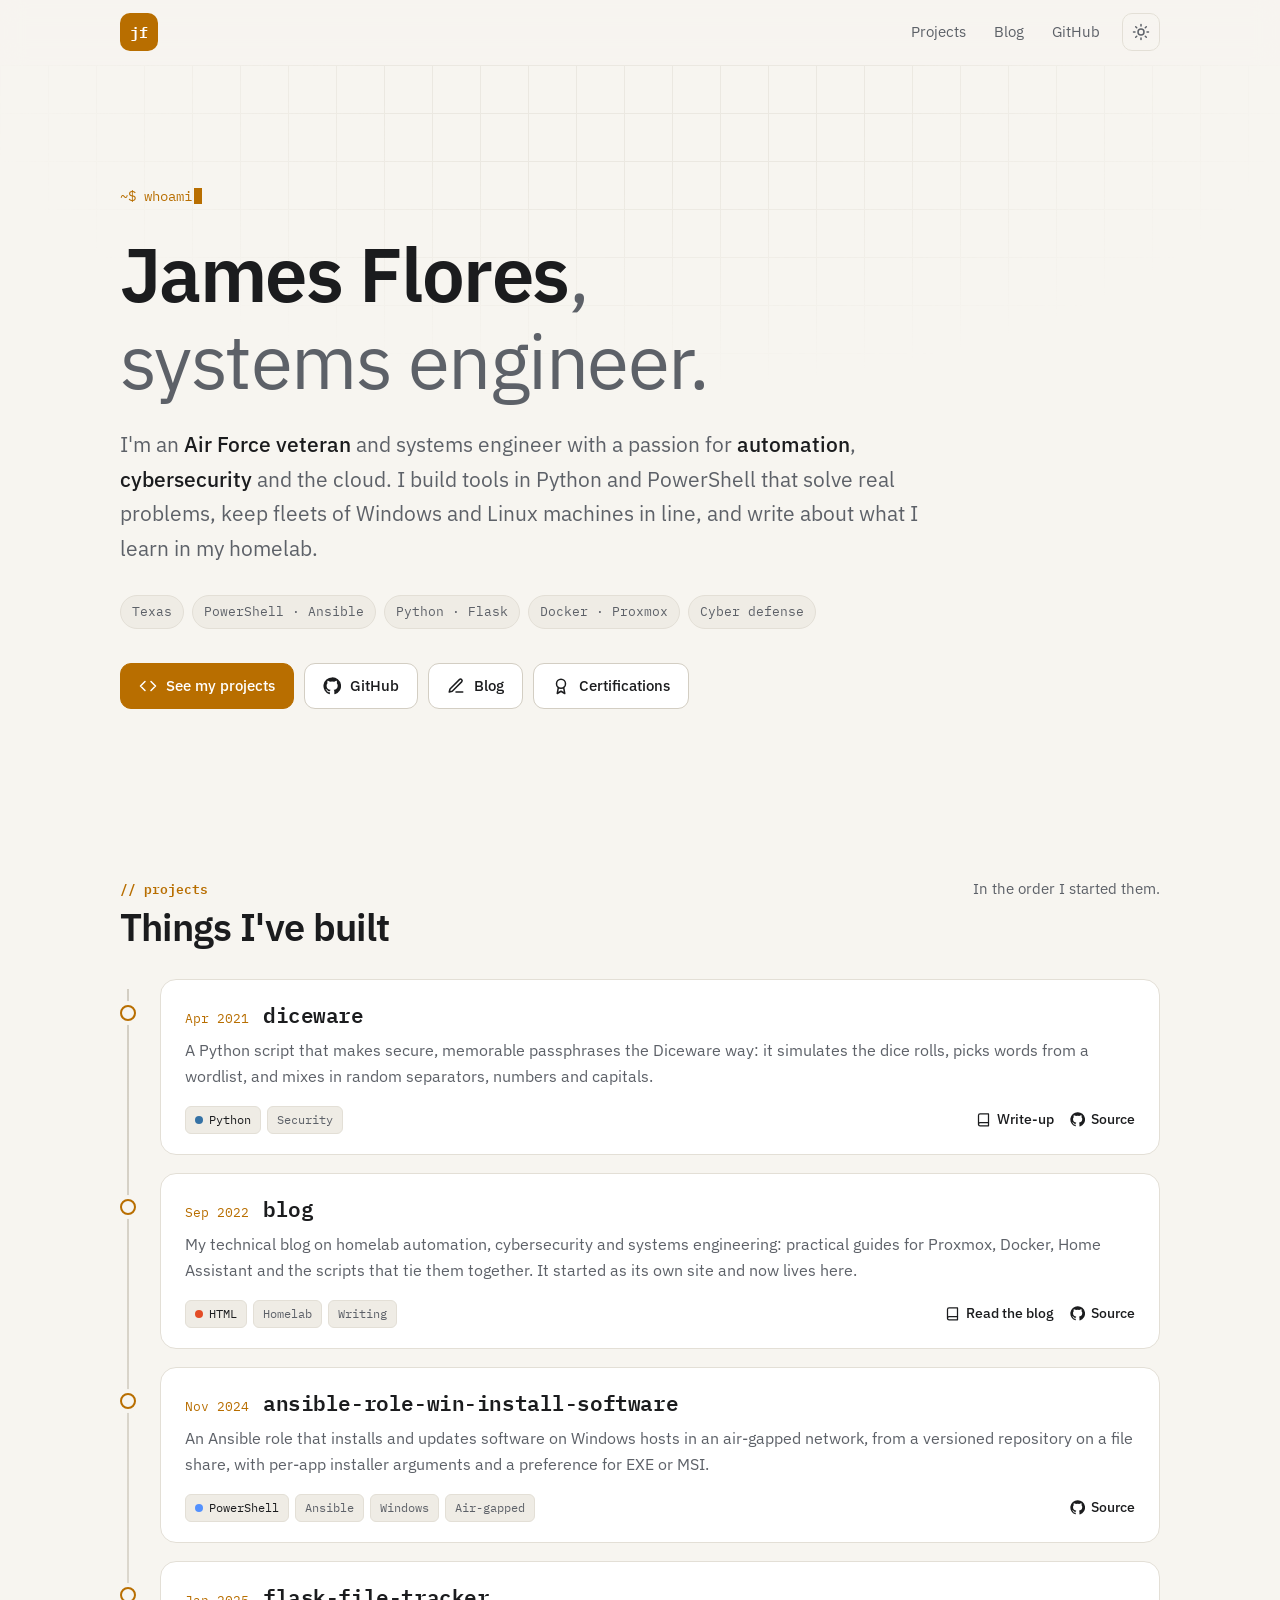
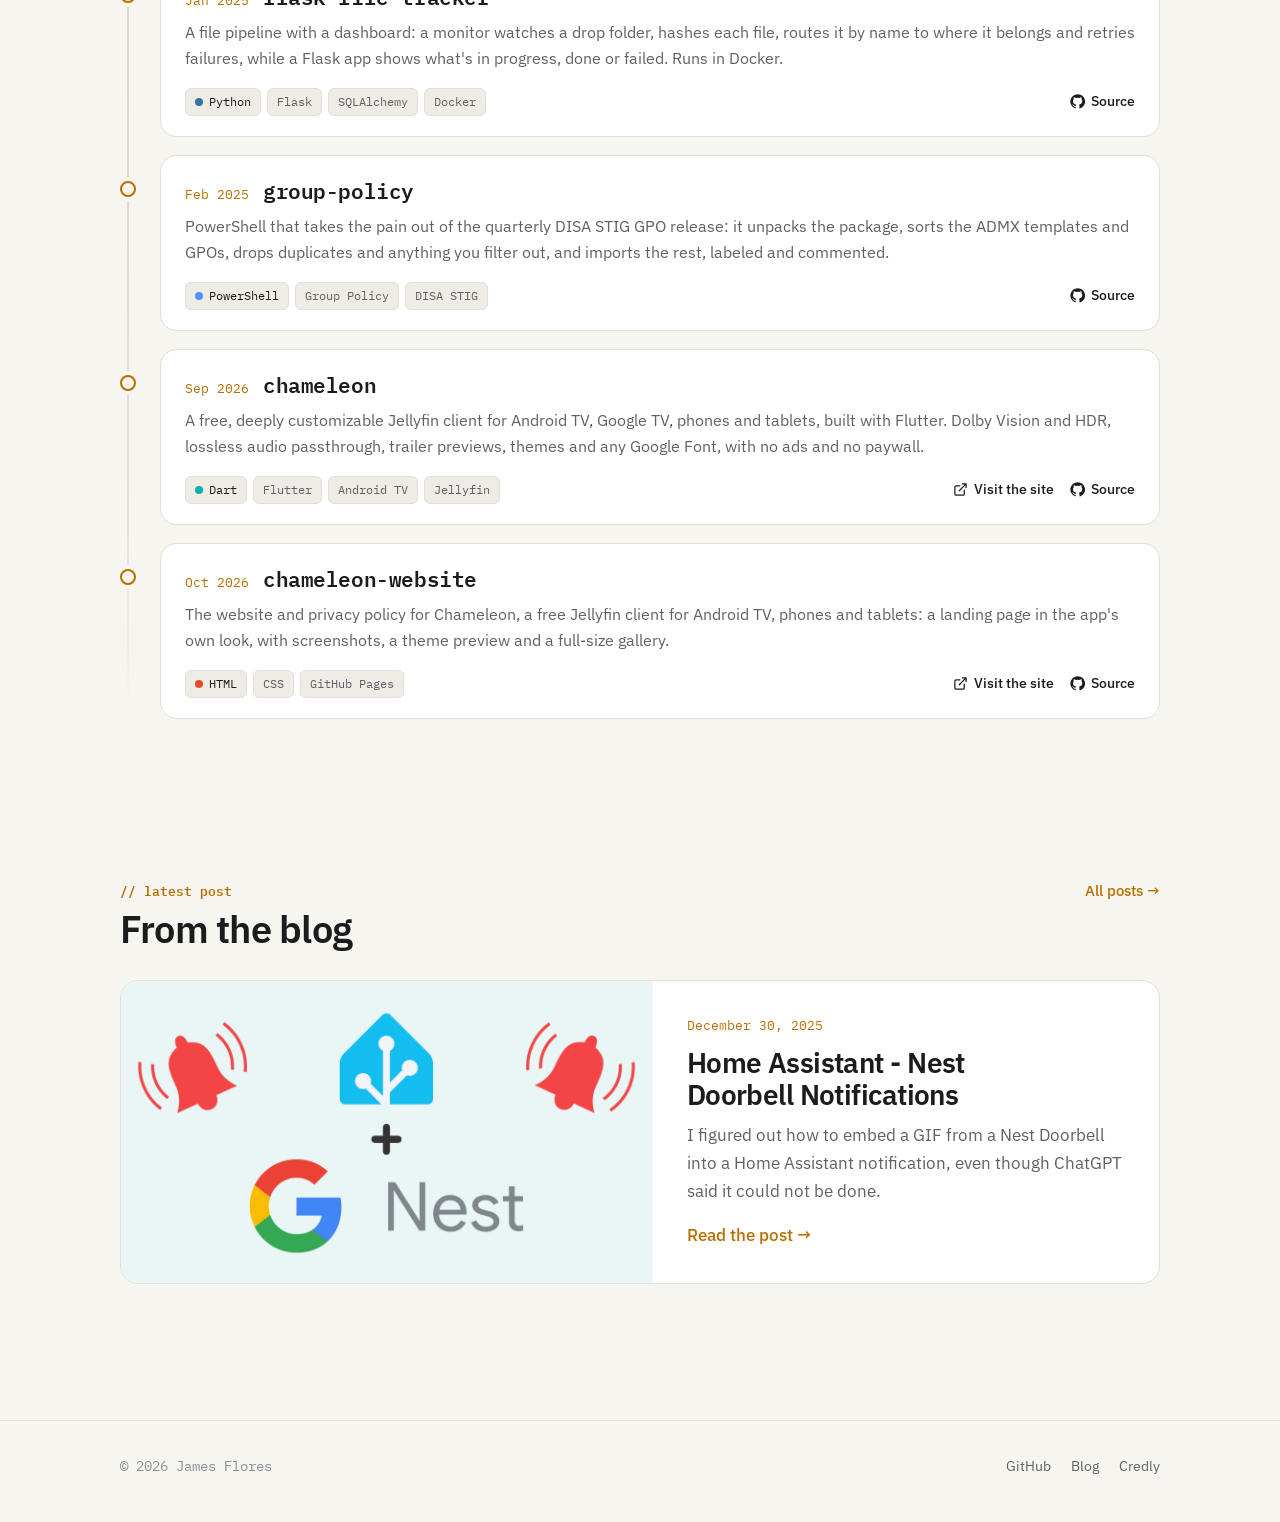
<file: index.html>
<!DOCTYPE html>
<html lang="en">
<head>
  <meta charset="UTF-8">
  <meta name="viewport" content="width=device-width, initial-scale=1.0">
  <title>James Flores, systems engineer | James Flores</title>
<meta property="og:title" content="James Flores, systems engineer" />
<meta name="author" content="James Flores" />
<meta property="og:locale" content="en" />
<meta name="description" content="Systems engineer and Air Force veteran in Texas, writing about automation, cybersecurity and homelab infrastructure." />
<meta property="og:description" content="Systems engineer and Air Force veteran in Texas, writing about automation, cybersecurity and homelab infrastructure." />
<link rel="canonical" href="https://jflores.io/" />
<meta property="og:url" content="https://jflores.io/" />
<meta property="og:site_name" content="James Flores" />
<meta property="og:type" content="website" />
<meta name="twitter:card" content="summary" />
<meta property="twitter:title" content="James Flores, systems engineer" />
  <script type="application/ld+json">{"@context":"https://schema.org","@type":"WebSite","author":{"@type":"Person","name":"James Flores"},"description":"Systems engineer and Air Force veteran in Texas, writing about automation, cybersecurity and homelab infrastructure.","headline":"James Flores, systems engineer","name":"James Flores","url":"https://jflores.io/"}</script>

  <meta name="theme-color" content="#0e0f11" media="(prefers-color-scheme: dark)">
  <meta name="theme-color" content="#f7f5f0" media="(prefers-color-scheme: light)">
  <link rel="icon" href="/favicon.svg" type="image/svg+xml">

  <link rel="preconnect" href="https://fonts.googleapis.com">
  <link rel="preconnect" href="https://fonts.gstatic.com" crossorigin>
  <link href="https://fonts.googleapis.com/css2?family=IBM+Plex+Mono:wght@400;500;600&family=IBM+Plex+Sans:ital,wght@0,400;0,500;0,600;1,400&display=swap" rel="stylesheet">
  <link rel="stylesheet" href="/style.css">
  <script>
    // Before first paint: the theme you picked last time, if any.
    (function () {
      var root = document.documentElement;
      root.classList.add('js');
      try {
        var saved = localStorage.getItem('theme');
        if (saved === 'light' || saved === 'dark') root.dataset.theme = saved;
      } catch (e) {}
    })();
  </script>
</head>
<body>
  <svg width="0" height="0" style="position:absolute" aria-hidden="true">
  <defs>
    <symbol id="i-github" viewBox="0 0 24 24"><path fill="currentColor" d="M12 .5a11.5 11.5 0 0 0-3.6 22.4c.6.1.8-.3.8-.6v-2c-3.2.7-3.9-1.5-3.9-1.5-.5-1.3-1.3-1.7-1.3-1.7-1-.7.1-.7.1-.7 1.2.1 1.8 1.2 1.8 1.2 1 1.8 2.8 1.3 3.5 1 .1-.8.4-1.3.7-1.6-2.6-.3-5.3-1.3-5.3-5.7 0-1.3.5-2.3 1.2-3.1-.1-.3-.5-1.5.1-3.1 0 0 1-.3 3.2 1.2a11 11 0 0 1 5.8 0c2.2-1.5 3.2-1.2 3.2-1.2.6 1.6.2 2.8.1 3.1.7.8 1.2 1.8 1.2 3.1 0 4.4-2.7 5.4-5.3 5.7.4.4.8 1.1.8 2.2v3.2c0 .3.2.7.8.6A11.5 11.5 0 0 0 12 .5z"/></symbol>
    <symbol id="i-pen" viewBox="0 0 24 24" fill="none" stroke="currentColor" stroke-width="2" stroke-linecap="round" stroke-linejoin="round"><path d="M12 20h9"/><path d="M16.5 3.5a2.1 2.1 0 0 1 3 3L7 19l-4 1 1-4z"/></symbol>
    <symbol id="i-badge" viewBox="0 0 24 24" fill="none" stroke="currentColor" stroke-width="2" stroke-linecap="round" stroke-linejoin="round"><circle cx="12" cy="9" r="6"/><path d="m8.5 13.9-1.5 8.1 5-3 5 3-1.5-8.1"/></symbol>
    <symbol id="i-code" viewBox="0 0 24 24" fill="none" stroke="currentColor" stroke-width="2" stroke-linecap="round" stroke-linejoin="round"><path d="m16 18 6-6-6-6M8 6l-6 6 6 6"/></symbol>
    <symbol id="i-external" viewBox="0 0 24 24" fill="none" stroke="currentColor" stroke-width="2" stroke-linecap="round" stroke-linejoin="round"><path d="M15 3h6v6M10 14 21 3M18 13v6a2 2 0 0 1-2 2H5a2 2 0 0 1-2-2V8a2 2 0 0 1 2-2h6"/></symbol>
    <symbol id="i-book" viewBox="0 0 24 24" fill="none" stroke="currentColor" stroke-width="2" stroke-linecap="round" stroke-linejoin="round"><path d="M4 19.5A2.5 2.5 0 0 1 6.5 17H20V3H6.5A2.5 2.5 0 0 0 4 5.5z"/><path d="M4 19.5A2.5 2.5 0 0 0 6.5 22H20v-5"/></symbol>
  </defs>
</svg>


  <header class="site-header">
    <div class="wrap">
      <a class="monogram" href="/" aria-label="James Flores, home">jf</a>
      <nav class="nav" aria-label="Main">
        <a href="/#projects">Projects</a>
        <a href="/blog/">Blog</a>
        <a class="hide-sm" href="https://github.com/jamesfloresjr" rel="noopener">GitHub</a>
        <button class="theme-toggle" type="button" aria-label="Switch between light and dark">
          <svg class="moon" viewBox="0 0 24 24" fill="none" stroke="currentColor" stroke-width="2" stroke-linecap="round" stroke-linejoin="round" aria-hidden="true"><path d="M21 12.8A9 9 0 1 1 11.2 3a7 7 0 0 0 9.8 9.8z"/></svg>
          <svg class="sun" viewBox="0 0 24 24" fill="none" stroke="currentColor" stroke-width="2" stroke-linecap="round" stroke-linejoin="round" aria-hidden="true"><circle cx="12" cy="12" r="4"/><path d="M12 2v2M12 20v2M4.9 4.9l1.4 1.4M17.7 17.7l1.4 1.4M2 12h2M20 12h2M4.9 19.1l1.4-1.4M17.7 6.3l1.4-1.4"/></svg>
        </button>
      </nav>
    </div>
  </header>

  <main id="top">
        <section class="intro">
      <div class="backdrop" aria-hidden="true"></div>
      <div class="wrap">
        <p class="prompt" aria-hidden="true">~$ whoami<span class="cursor"></span></p>
        <h1>James Flores<span>,</span><br><span>systems engineer.</span></h1>
        <p class="lead">I'm an <strong>Air Force veteran</strong> and systems engineer with a passion for <strong>automation</strong>, <strong>cybersecurity</strong> and the cloud. I build tools in Python and PowerShell that solve real problems, keep fleets of Windows and Linux machines in line, and write about what I learn in my homelab.</p>
        <ul class="facts" aria-label="At a glance">
          <li>Texas</li>
          <li>PowerShell · Ansible</li>
          <li>Python · Flask</li>
          <li>Docker · Proxmox</li>
          <li>Cyber defense</li>
        </ul>
        <div class="buttons">
          <a class="btn primary" href="#projects"><svg aria-hidden="true"><use href="#i-code"/></svg>See my projects</a>
          <a class="btn" href="https://github.com/jamesfloresjr" rel="noopener"><svg aria-hidden="true"><use href="#i-github"/></svg>GitHub</a>
          <a class="btn" href="/blog/"><svg aria-hidden="true"><use href="#i-pen"/></svg>Blog</a>
          <a class="btn" href="https://www.credly.com/users/james-flores.373c9444/badges" rel="noopener"><svg aria-hidden="true"><use href="#i-badge"/></svg>Certifications</a>
        </div>
      </div>
    </section>

    <!-- Projects, oldest first (by when each repository was created). -->
    <section id="projects">
      <div class="wrap">
        <div class="section-head reveal">
          <h2><span class="label">// projects</span>Things I've built</h2>
          <p>In the order I started them.</p>
        </div>

        <ol class="timeline">

          <li class="project reveal">
            <article class="project-card">
              <div class="project-top">
                <time datetime="2021-04-09">Apr 2021</time>
                <h3><a href="https://github.com/jamesfloresjr/diceware" rel="noopener">diceware</a></h3>
              </div>
              <p>A Python script that makes secure, memorable passphrases the Diceware way: it simulates the dice rolls, picks words from a wordlist, and mixes in random separators, numbers and capitals.</p>
              <div class="project-bottom">
                <ul class="tags"><li class="lang" style="--dot:#3572a5">Python</li><li>Security</li></ul>
                <div class="links">
                  <a href="/posts/diceware/"><svg aria-hidden="true"><use href="#i-book"/></svg>Write-up</a>
                  <a href="https://github.com/jamesfloresjr/diceware" rel="noopener"><svg aria-hidden="true"><use href="#i-github"/></svg>Source</a>
                </div>
              </div>
            </article>
          </li>

          <li class="project reveal">
            <article class="project-card">
              <div class="project-top">
                <time datetime="2022-09-30">Sep 2022</time>
                <h3><a href="/blog/">blog</a></h3>
              </div>
              <p>My technical blog on homelab automation, cybersecurity and systems engineering: practical guides for Proxmox, Docker, Home Assistant and the scripts that tie them together. It started as its own site and now lives here.</p>
              <div class="project-bottom">
                <ul class="tags"><li class="lang" style="--dot:#e34c26">HTML</li><li>Homelab</li><li>Writing</li></ul>
                <div class="links">
                  <a href="/blog/"><svg aria-hidden="true"><use href="#i-book"/></svg>Read the blog</a>
                  <a href="https://github.com/jamesfloresjr/blog" rel="noopener"><svg aria-hidden="true"><use href="#i-github"/></svg>Source</a>
                </div>
              </div>
            </article>
          </li>

          <li class="project reveal">
            <article class="project-card">
              <div class="project-top">
                <time datetime="2024-11-07">Nov 2024</time>
                <h3><a href="https://github.com/jamesfloresjr/ansible-role-win-install-software" rel="noopener">ansible-role-win-install-software</a></h3>
              </div>
              <p>An Ansible role that installs and updates software on Windows hosts in an air-gapped network, from a versioned repository on a file share, with per-app installer arguments and a preference for EXE or MSI.</p>
              <div class="project-bottom">
                <ul class="tags"><li class="lang" style="--dot:#5391fe">PowerShell</li><li>Ansible</li><li>Windows</li><li>Air-gapped</li></ul>
                <div class="links">
                  <a href="https://github.com/jamesfloresjr/ansible-role-win-install-software" rel="noopener"><svg aria-hidden="true"><use href="#i-github"/></svg>Source</a>
                </div>
              </div>
            </article>
          </li>

          <li class="project reveal">
            <article class="project-card">
              <div class="project-top">
                <time datetime="2025-01-29">Jan 2025</time>
                <h3><a href="https://github.com/jamesfloresjr/flask-file-tracker" rel="noopener">flask-file-tracker</a></h3>
              </div>
              <p>A file pipeline with a dashboard: a monitor watches a drop folder, hashes each file, routes it by name to where it belongs and retries failures, while a Flask app shows what's in progress, done or failed. Runs in Docker.</p>
              <div class="project-bottom">
                <ul class="tags"><li class="lang" style="--dot:#3572a5">Python</li><li>Flask</li><li>SQLAlchemy</li><li>Docker</li></ul>
                <div class="links">
                  <a href="https://github.com/jamesfloresjr/flask-file-tracker" rel="noopener"><svg aria-hidden="true"><use href="#i-github"/></svg>Source</a>
                </div>
              </div>
            </article>
          </li>

          <li class="project reveal">
            <article class="project-card">
              <div class="project-top">
                <time datetime="2025-02-07">Feb 2025</time>
                <h3><a href="https://github.com/jamesfloresjr/group-policy" rel="noopener">group-policy</a></h3>
              </div>
              <p>PowerShell that takes the pain out of the quarterly DISA STIG GPO release: it unpacks the package, sorts the ADMX templates and GPOs, drops duplicates and anything you filter out, and imports the rest, labeled and commented.</p>
              <div class="project-bottom">
                <ul class="tags"><li class="lang" style="--dot:#5391fe">PowerShell</li><li>Group Policy</li><li>DISA STIG</li></ul>
                <div class="links">
                  <a href="https://github.com/jamesfloresjr/group-policy" rel="noopener"><svg aria-hidden="true"><use href="#i-github"/></svg>Source</a>
                </div>
              </div>
            </article>
          </li>

          <li class="project reveal">
            <article class="project-card">
              <div class="project-top">
                <time datetime="2026-09-17">Sep 2026</time>
                <h3><a href="https://chameleon.jumpingfox.dev" rel="noopener">chameleon</a></h3>
              </div>
              <p>A free, deeply customizable Jellyfin client for Android TV, Google TV, phones and tablets, built with Flutter. Dolby Vision and HDR, lossless audio passthrough, trailer previews, themes and any Google Font, with no ads and no paywall.</p>
              <div class="project-bottom">
                <ul class="tags"><li class="lang" style="--dot:#00b4ab">Dart</li><li>Flutter</li><li>Android TV</li><li>Jellyfin</li></ul>
                <div class="links">
                  <a href="https://chameleon.jumpingfox.dev" rel="noopener"><svg aria-hidden="true"><use href="#i-external"/></svg>Visit the site</a>
                  <a href="https://github.com/jumpingfox-dev/chameleon" rel="noopener"><svg aria-hidden="true"><use href="#i-github"/></svg>Source</a>
                </div>
              </div>
            </article>
          </li>

          <li class="project reveal">
            <article class="project-card">
              <div class="project-top">
                <time datetime="2026-10-22">Oct 2026</time>
                <h3><a href="https://chameleon.jumpingfox.dev" rel="noopener">chameleon-website</a></h3>
              </div>
              <p>The website and privacy policy for Chameleon, a free Jellyfin client for Android TV, phones and tablets: a landing page in the app's own look, with screenshots, a theme preview and a full-size gallery.</p>
              <div class="project-bottom">
                <ul class="tags"><li class="lang" style="--dot:#e34c26">HTML</li><li>CSS</li><li>GitHub Pages</li></ul>
                <div class="links">
                  <a href="https://chameleon.jumpingfox.dev" rel="noopener"><svg aria-hidden="true"><use href="#i-external"/></svg>Visit the site</a>
                  <a href="https://github.com/jumpingfox-dev/chameleon-website" rel="noopener"><svg aria-hidden="true"><use href="#i-github"/></svg>Source</a>
                </div>
              </div>
            </article>
          </li>

        </ol>
      </div>
    </section>

    <section id="writing">
      <div class="wrap">
        <div class="section-head reveal">
          <h2><span class="label">// latest post</span>From the blog</h2>
          <p><a class="see-all" href="/blog/">All posts →</a></p>
        </div>
        <!-- latest-post: filled in by blog.py -->
        <a class="latest-post reveal" href="/posts/home-assistant-nest-doorbell-notifications/">
          <img src="/assets/img/banners/ha_nest.png" alt="" loading="lazy" width="1200" height="630">
          <div class="latest-post-body">
            <time datetime="2025-12-30T06:08:00-05:00">December 30, 2025</time>
            <h3>Home Assistant - Nest Doorbell Notifications</h3>
            <p>I figured out how to embed a GIF from a Nest Doorbell into a Home Assistant notification, even though ChatGPT said it could not be done.</p>
            <span class="read">Read the post →</span>
          </div>
        </a>
        <!-- /latest-post -->
      </div>
    </section>

  

  </main>

  <footer class="site-footer">
    <div class="wrap">
      <p>© <span data-year>2026</span> James Flores</p>
      <nav aria-label="Elsewhere">
        <a href="https://github.com/jamesfloresjr" rel="noopener">GitHub</a>
        <a href="/blog/">Blog</a>
        <a href="https://www.credly.com/users/james-flores.373c9444/badges" rel="noopener">Credly</a>
      </nav>
    </div>
  </footer>

  <script src="/script.js" defer></script>
</body>
</html>
</file>
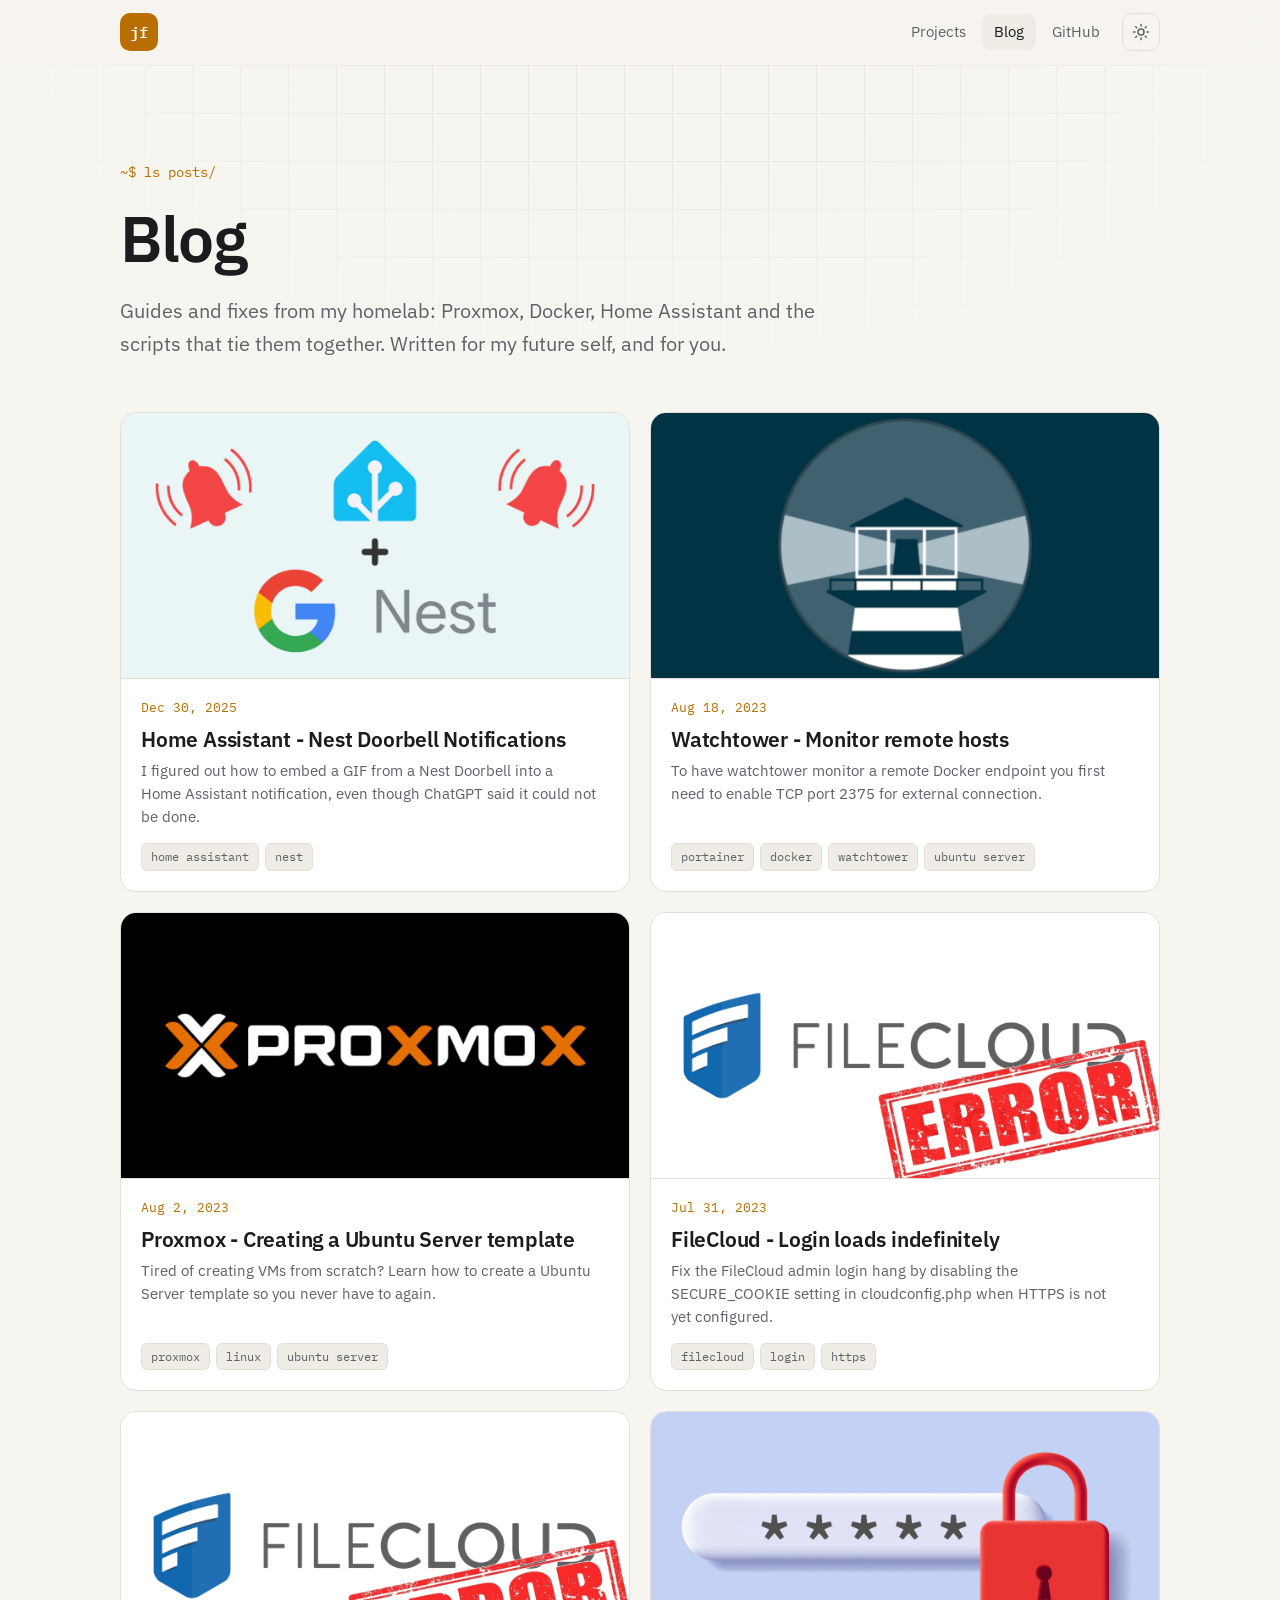
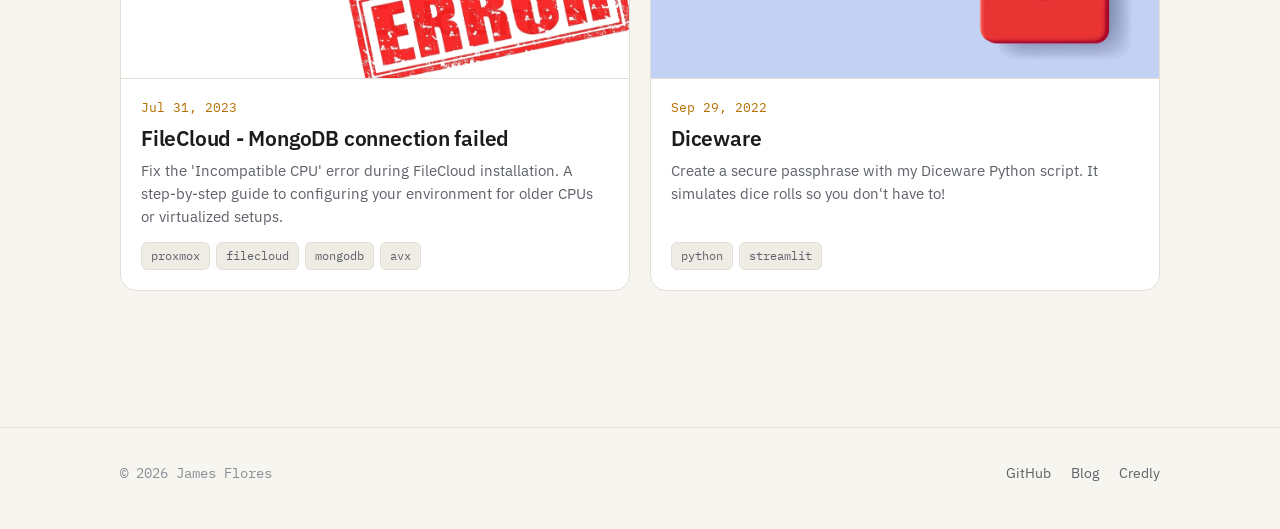
<file: blog/index.html>
<!DOCTYPE html>
<html lang="en">
<head>
  <meta charset="UTF-8">
  <meta name="viewport" content="width=device-width, initial-scale=1.0">
  <title>Blog | James Flores</title>
  <meta name="description" content="Guides and fixes from my homelab, for my future self (and you)." />
  <meta name="author" content="James Flores" />
  <link rel="canonical" href="https://jflores.io/blog/" />
  <meta property="og:title" content="Blog | James Flores" />
  <meta property="og:description" content="Guides and fixes from my homelab, for my future self (and you)." />
  <meta property="og:url" content="https://jflores.io/blog/" />
  <meta property="og:site_name" content="James Flores" />
  <meta property="og:type" content="website" />
  <meta name="twitter:card" content="summary" />
  <meta name="theme-color" content="#0e0f11" media="(prefers-color-scheme: dark)">
  <meta name="theme-color" content="#f7f5f0" media="(prefers-color-scheme: light)">
  <link rel="icon" href="/favicon.svg" type="image/svg+xml">

  <link rel="preconnect" href="https://fonts.googleapis.com">
  <link rel="preconnect" href="https://fonts.gstatic.com" crossorigin>
  <link href="https://fonts.googleapis.com/css2?family=IBM+Plex+Mono:wght@400;500;600&family=IBM+Plex+Sans:ital,wght@0,400;0,500;0,600;1,400&display=swap" rel="stylesheet">
  <link rel="stylesheet" href="/style.css">
  <script>
    // Before first paint: the theme you picked last time, if any.
    (function () {
      var root = document.documentElement;
      root.classList.add('js');
      try {
        var saved = localStorage.getItem('theme');
        if (saved === 'light' || saved === 'dark') root.dataset.theme = saved;
      } catch (e) {}
    })();
  </script>
</head>
<body>
  <svg width="0" height="0" style="position:absolute" aria-hidden="true">
  <defs>
    <symbol id="i-github" viewBox="0 0 24 24"><path fill="currentColor" d="M12 .5a11.5 11.5 0 0 0-3.6 22.4c.6.1.8-.3.8-.6v-2c-3.2.7-3.9-1.5-3.9-1.5-.5-1.3-1.3-1.7-1.3-1.7-1-.7.1-.7.1-.7 1.2.1 1.8 1.2 1.8 1.2 1 1.8 2.8 1.3 3.5 1 .1-.8.4-1.3.7-1.6-2.6-.3-5.3-1.3-5.3-5.7 0-1.3.5-2.3 1.2-3.1-.1-.3-.5-1.5.1-3.1 0 0 1-.3 3.2 1.2a11 11 0 0 1 5.8 0c2.2-1.5 3.2-1.2 3.2-1.2.6 1.6.2 2.8.1 3.1.7.8 1.2 1.8 1.2 3.1 0 4.4-2.7 5.4-5.3 5.7.4.4.8 1.1.8 2.2v3.2c0 .3.2.7.8.6A11.5 11.5 0 0 0 12 .5z"/></symbol>
    <symbol id="i-pen" viewBox="0 0 24 24" fill="none" stroke="currentColor" stroke-width="2" stroke-linecap="round" stroke-linejoin="round"><path d="M12 20h9"/><path d="M16.5 3.5a2.1 2.1 0 0 1 3 3L7 19l-4 1 1-4z"/></symbol>
    <symbol id="i-badge" viewBox="0 0 24 24" fill="none" stroke="currentColor" stroke-width="2" stroke-linecap="round" stroke-linejoin="round"><circle cx="12" cy="9" r="6"/><path d="m8.5 13.9-1.5 8.1 5-3 5 3-1.5-8.1"/></symbol>
    <symbol id="i-code" viewBox="0 0 24 24" fill="none" stroke="currentColor" stroke-width="2" stroke-linecap="round" stroke-linejoin="round"><path d="m16 18 6-6-6-6M8 6l-6 6 6 6"/></symbol>
    <symbol id="i-external" viewBox="0 0 24 24" fill="none" stroke="currentColor" stroke-width="2" stroke-linecap="round" stroke-linejoin="round"><path d="M15 3h6v6M10 14 21 3M18 13v6a2 2 0 0 1-2 2H5a2 2 0 0 1-2-2V8a2 2 0 0 1 2-2h6"/></symbol>
    <symbol id="i-book" viewBox="0 0 24 24" fill="none" stroke="currentColor" stroke-width="2" stroke-linecap="round" stroke-linejoin="round"><path d="M4 19.5A2.5 2.5 0 0 1 6.5 17H20V3H6.5A2.5 2.5 0 0 0 4 5.5z"/><path d="M4 19.5A2.5 2.5 0 0 0 6.5 22H20v-5"/></symbol>
  </defs>
</svg>

  <header class="site-header">
    <div class="wrap">
      <a class="monogram" href="/" aria-label="James Flores, home">jf</a>
      <nav class="nav" aria-label="Main">
        <a href="/#projects">Projects</a>
        <a href="/blog/" aria-current="page">Blog</a>
        <a class="hide-sm" href="https://github.com/jamesfloresjr" rel="noopener">GitHub</a>
        <button class="theme-toggle" type="button" aria-label="Switch between light and dark">
          <svg class="moon" viewBox="0 0 24 24" fill="none" stroke="currentColor" stroke-width="2" stroke-linecap="round" stroke-linejoin="round" aria-hidden="true"><path d="M21 12.8A9 9 0 1 1 11.2 3a7 7 0 0 0 9.8 9.8z"/></svg>
          <svg class="sun" viewBox="0 0 24 24" fill="none" stroke="currentColor" stroke-width="2" stroke-linecap="round" stroke-linejoin="round" aria-hidden="true"><circle cx="12" cy="12" r="4"/><path d="M12 2v2M12 20v2M4.9 4.9l1.4 1.4M17.7 17.7l1.4 1.4M2 12h2M20 12h2M4.9 19.1l1.4-1.4M17.7 6.3l1.4-1.4"/></svg>
        </button>
      </nav>
    </div>
  </header>

  <main id="top">
<section class="blog-head">
  <div class="backdrop" aria-hidden="true"></div>
  <div class="wrap">
    <p class="prompt" aria-hidden="true">~$ ls posts/</p>
    <h1>Blog</h1>
    <p class="lead">Guides and fixes from my homelab: Proxmox, Docker, Home Assistant and the scripts that tie them together. Written for my future self, and for you.</p>
  </div>
</section>

<section class="blog-list">
  <div class="wrap">
    <ol class="cards">
      <li class="reveal">
        <a class="post-card" href="/posts/home-assistant-nest-doorbell-notifications/">
          <img src="/assets/img/banners/ha_nest.png" alt="" loading="lazy" width="1200" height="630">
          <div class="post-card-body">
            <time datetime="2025-12-30T06:08:00-05:00">Dec 30, 2025</time>
            <h2>Home Assistant - Nest Doorbell Notifications</h2>
            <p>I figured out how to embed a GIF from a Nest Doorbell into a Home Assistant notification, even though ChatGPT said it could not be done.</p>
            <ul class="tags"><li>home assistant</li><li>nest</li></ul>
          </div>
        </a>
      </li>
      <li class="reveal">
        <a class="post-card" href="/posts/watchtower-remote-host/">
          <img src="/assets/img/banners/watchtower.png" alt="" loading="lazy" width="1200" height="630">
          <div class="post-card-body">
            <time datetime="2023-08-18T15:08:00-05:00">Aug 18, 2023</time>
            <h2>Watchtower - Monitor remote hosts</h2>
            <p>To have watchtower monitor a remote Docker endpoint you first need to enable TCP port 2375 for external connection.</p>
            <ul class="tags"><li>portainer</li><li>docker</li><li>watchtower</li><li>ubuntu server</li></ul>
          </div>
        </a>
      </li>
      <li class="reveal">
        <a class="post-card" href="/posts/proxmox-template/">
          <img src="/assets/img/banners/proxmox.png" alt="" loading="lazy" width="1200" height="630">
          <div class="post-card-body">
            <time datetime="2023-08-02T08:44:00-05:00">Aug 2, 2023</time>
            <h2>Proxmox - Creating a Ubuntu Server template</h2>
            <p>Tired of creating VMs from scratch? Learn how to create a Ubuntu Server template so you never have to again.</p>
            <ul class="tags"><li>proxmox</li><li>linux</li><li>ubuntu server</li></ul>
          </div>
        </a>
      </li>
      <li class="reveal">
        <a class="post-card" href="/posts/filecloud-indefinite-login/">
          <img src="/assets/img/banners/filecloud.png" alt="" loading="lazy" width="1200" height="630">
          <div class="post-card-body">
            <time datetime="2023-07-31T21:04:00-05:00">Jul 31, 2023</time>
            <h2>FileCloud - Login loads indefinitely</h2>
            <p>Fix the FileCloud admin login hang by disabling the SECURE_COOKIE setting in cloudconfig.php when HTTPS is not yet configured.</p>
            <ul class="tags"><li>filecloud</li><li>login</li><li>https</li></ul>
          </div>
        </a>
      </li>
      <li class="reveal">
        <a class="post-card" href="/posts/filecloud-incompatible-cpu/">
          <img src="/assets/img/banners/filecloud.png" alt="" loading="lazy" width="1200" height="630">
          <div class="post-card-body">
            <time datetime="2023-07-31T15:01:00-05:00">Jul 31, 2023</time>
            <h2>FileCloud - MongoDB connection failed</h2>
            <p>Fix the &#x27;Incompatible CPU&#x27; error during FileCloud installation. A step-by-step guide to configuring your environment for older CPUs or virtualized setups.</p>
            <ul class="tags"><li>proxmox</li><li>filecloud</li><li>mongodb</li><li>avx</li></ul>
          </div>
        </a>
      </li>
      <li class="reveal">
        <a class="post-card" href="/posts/diceware/">
          <img src="/assets/img/banners/secure.png" alt="" loading="lazy" width="1200" height="630">
          <div class="post-card-body">
            <time datetime="2022-09-29T11:11:00-05:00">Sep 29, 2022</time>
            <h2>Diceware</h2>
            <p>Create a secure passphrase with my Diceware Python script. It simulates dice rolls so you don&#x27;t have to!</p>
            <ul class="tags"><li>python</li><li>streamlit</li></ul>
          </div>
        </a>
      </li>
    </ol>
  </div>
</section>
  </main>

  <footer class="site-footer">
    <div class="wrap">
      <p>© <span data-year>2026</span> James Flores</p>
      <nav aria-label="Elsewhere">
        <a href="https://github.com/jamesfloresjr" rel="noopener">GitHub</a>
        <a href="/blog/">Blog</a>
        <a href="https://www.credly.com/users/james-flores.373c9444/badges" rel="noopener">Credly</a>
      </nav>
    </div>
  </footer>

  <script src="/script.js" defer></script>
</body>
</html>
</file>
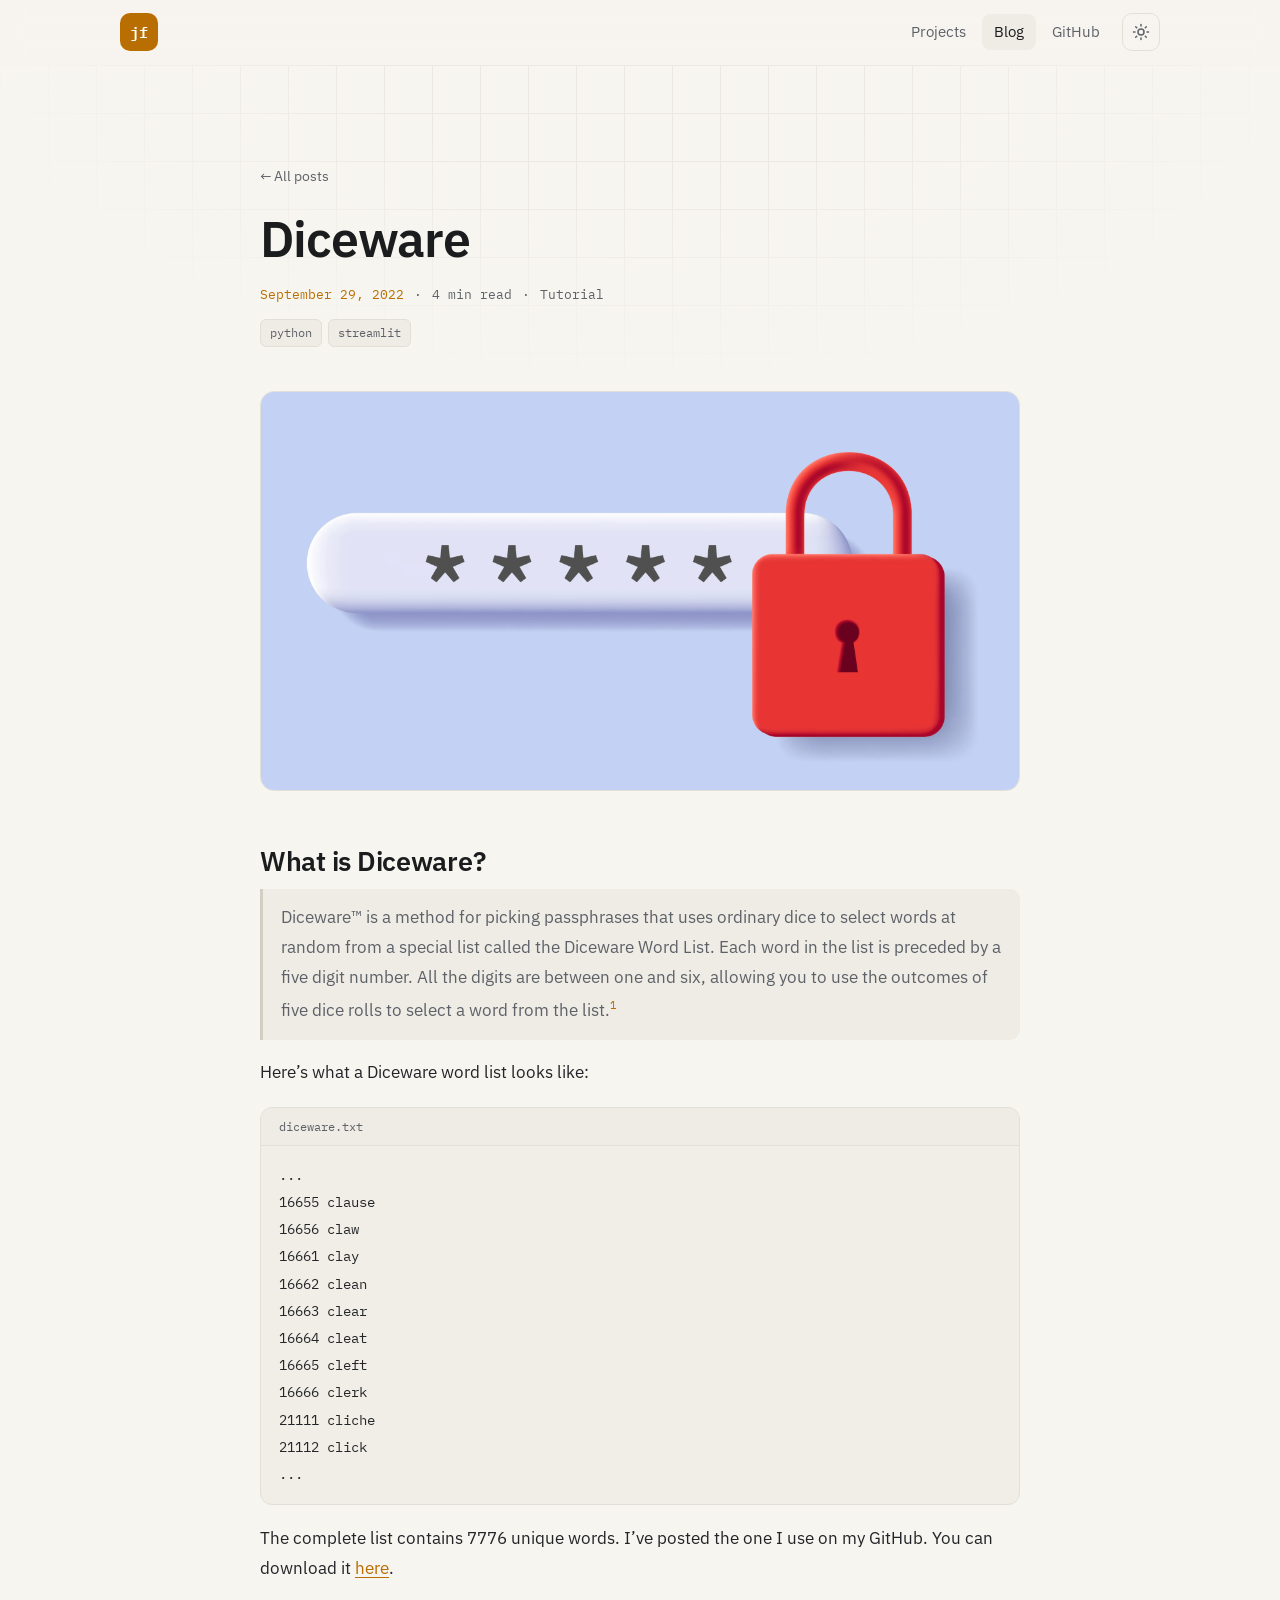
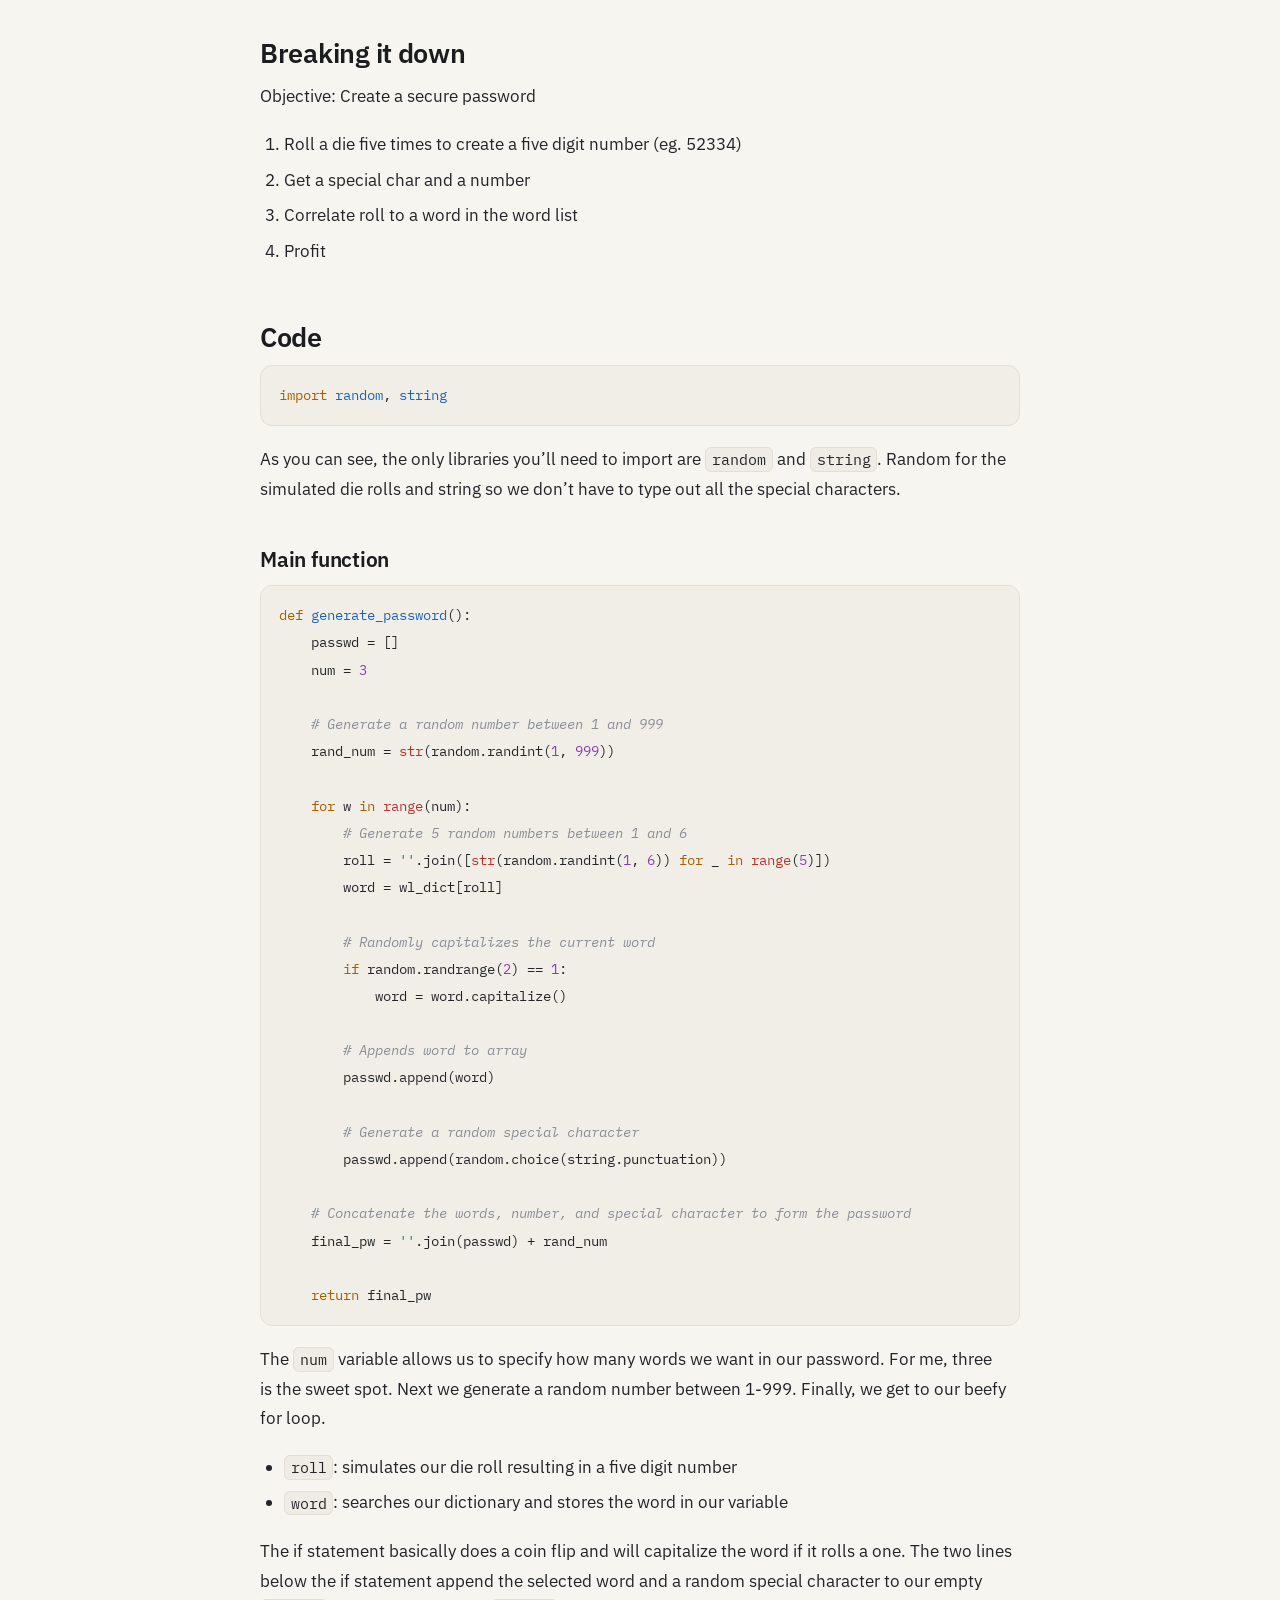
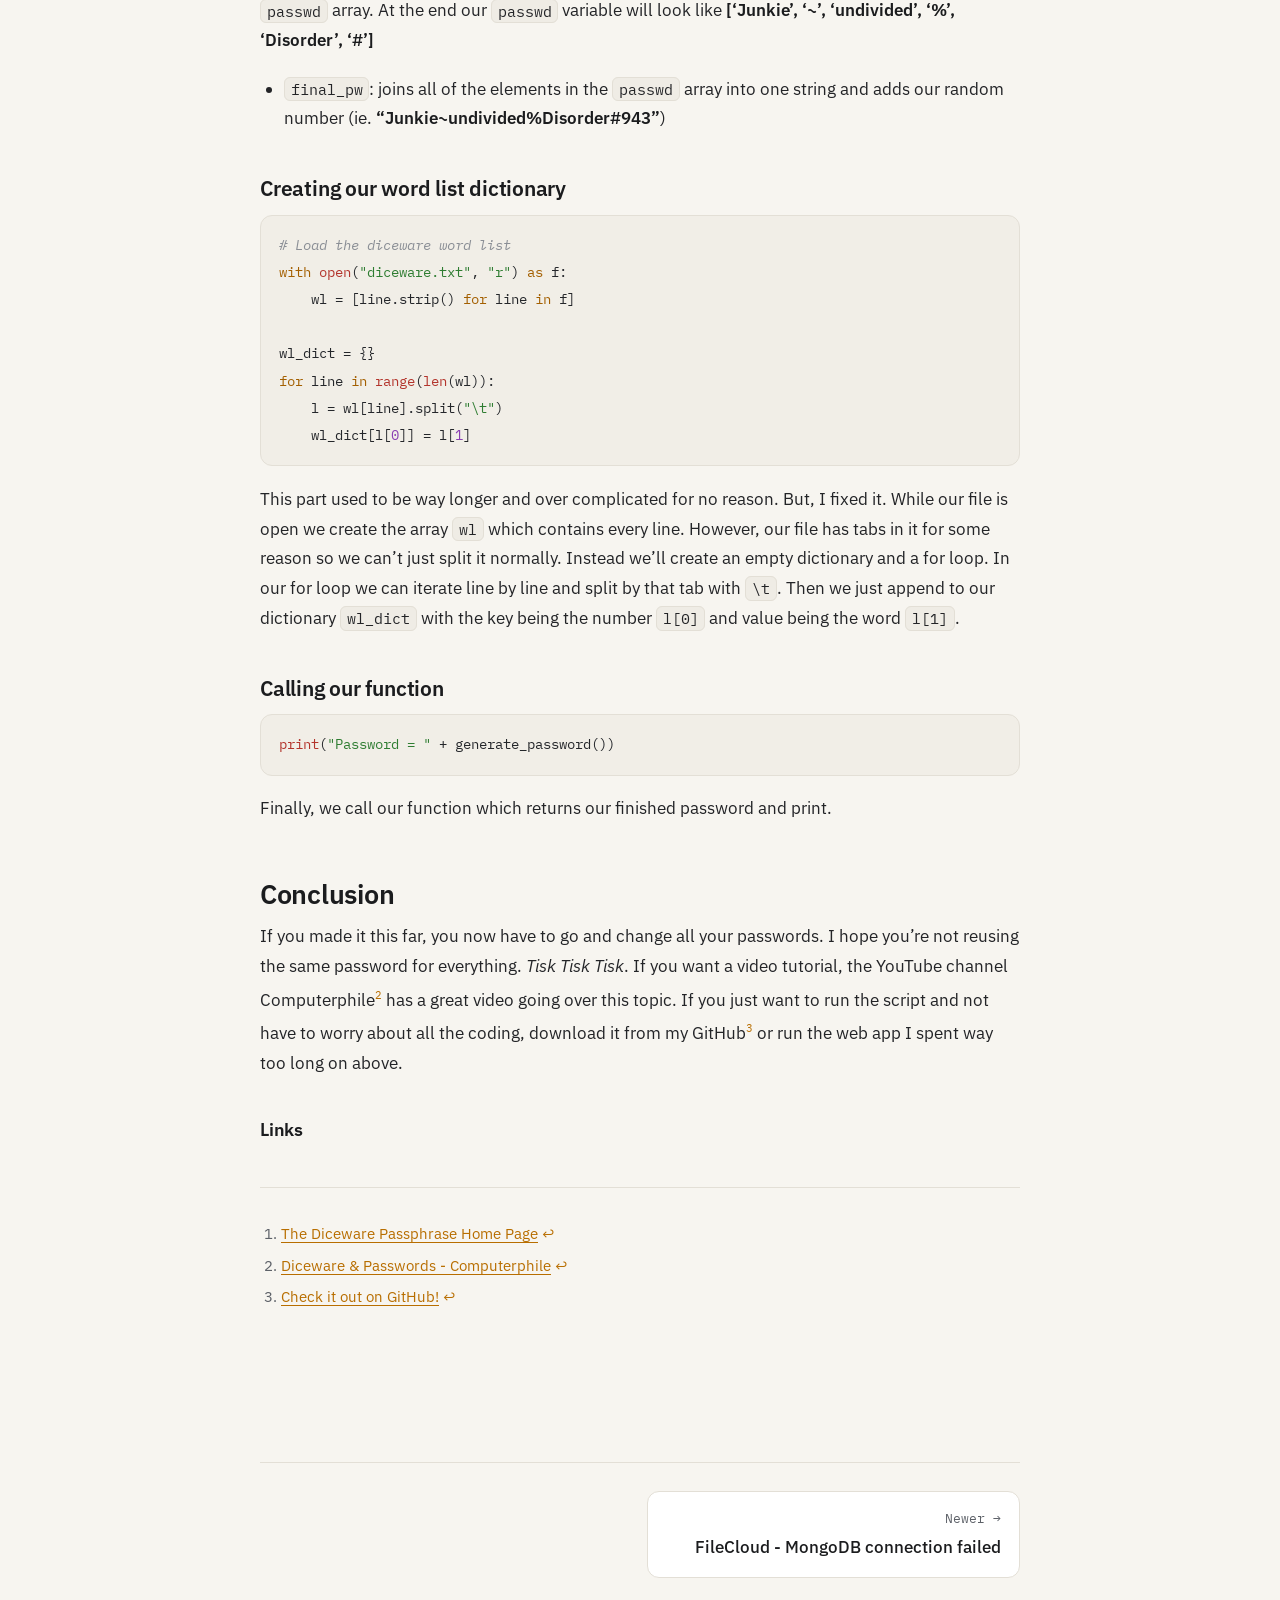
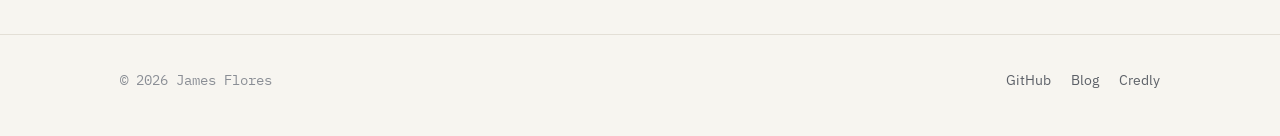
<file: posts/diceware/index.html>
<!DOCTYPE html>
<html lang="en">
<head>
  <meta charset="UTF-8">
  <meta name="viewport" content="width=device-width, initial-scale=1.0">
  <title>Diceware | James Flores</title>
  <meta name="description" content="Create a secure passphrase with my Diceware Python script. It simulates dice rolls so you don&#x27;t have to!" />
  <meta name="author" content="James Flores" />
  <link rel="canonical" href="https://jflores.io/posts/diceware/" />
  <meta property="og:title" content="Diceware | James Flores" />
  <meta property="og:description" content="Create a secure passphrase with my Diceware Python script. It simulates dice rolls so you don&#x27;t have to!" />
  <meta property="og:url" content="https://jflores.io/posts/diceware/" />
  <meta property="og:site_name" content="James Flores" />
  <meta property="og:type" content="article" />
  <meta property="article:published_time" content="2022-09-29T11:11:00-05:00" />
  <meta property="og:image" content="https://jflores.io/assets/img/banners/secure.png" />
  <meta name="twitter:card" content="summary_large_image" />
  <script type="application/ld+json">{"@context": "https://schema.org", "@type": "BlogPosting", "headline": "Diceware", "description": "Create a secure passphrase with my Diceware Python script. It simulates dice rolls so you don't have to!", "datePublished": "2022-09-29T11:11:00-05:00", "url": "https://jflores.io/posts/diceware/", "author": {"@type": "Person", "name": "James Flores"}, "image": "https://jflores.io/assets/img/banners/secure.png"}</script>
  <meta name="theme-color" content="#0e0f11" media="(prefers-color-scheme: dark)">
  <meta name="theme-color" content="#f7f5f0" media="(prefers-color-scheme: light)">
  <link rel="icon" href="/favicon.svg" type="image/svg+xml">

  <link rel="preconnect" href="https://fonts.googleapis.com">
  <link rel="preconnect" href="https://fonts.gstatic.com" crossorigin>
  <link href="https://fonts.googleapis.com/css2?family=IBM+Plex+Mono:wght@400;500;600&family=IBM+Plex+Sans:ital,wght@0,400;0,500;0,600;1,400&display=swap" rel="stylesheet">
  <link rel="stylesheet" href="/style.css">
  <script>
    // Before first paint: the theme you picked last time, if any.
    (function () {
      var root = document.documentElement;
      root.classList.add('js');
      try {
        var saved = localStorage.getItem('theme');
        if (saved === 'light' || saved === 'dark') root.dataset.theme = saved;
      } catch (e) {}
    })();
  </script>
</head>
<body>
  <svg width="0" height="0" style="position:absolute" aria-hidden="true">
  <defs>
    <symbol id="i-github" viewBox="0 0 24 24"><path fill="currentColor" d="M12 .5a11.5 11.5 0 0 0-3.6 22.4c.6.1.8-.3.8-.6v-2c-3.2.7-3.9-1.5-3.9-1.5-.5-1.3-1.3-1.7-1.3-1.7-1-.7.1-.7.1-.7 1.2.1 1.8 1.2 1.8 1.2 1 1.8 2.8 1.3 3.5 1 .1-.8.4-1.3.7-1.6-2.6-.3-5.3-1.3-5.3-5.7 0-1.3.5-2.3 1.2-3.1-.1-.3-.5-1.5.1-3.1 0 0 1-.3 3.2 1.2a11 11 0 0 1 5.8 0c2.2-1.5 3.2-1.2 3.2-1.2.6 1.6.2 2.8.1 3.1.7.8 1.2 1.8 1.2 3.1 0 4.4-2.7 5.4-5.3 5.7.4.4.8 1.1.8 2.2v3.2c0 .3.2.7.8.6A11.5 11.5 0 0 0 12 .5z"/></symbol>
    <symbol id="i-pen" viewBox="0 0 24 24" fill="none" stroke="currentColor" stroke-width="2" stroke-linecap="round" stroke-linejoin="round"><path d="M12 20h9"/><path d="M16.5 3.5a2.1 2.1 0 0 1 3 3L7 19l-4 1 1-4z"/></symbol>
    <symbol id="i-badge" viewBox="0 0 24 24" fill="none" stroke="currentColor" stroke-width="2" stroke-linecap="round" stroke-linejoin="round"><circle cx="12" cy="9" r="6"/><path d="m8.5 13.9-1.5 8.1 5-3 5 3-1.5-8.1"/></symbol>
    <symbol id="i-code" viewBox="0 0 24 24" fill="none" stroke="currentColor" stroke-width="2" stroke-linecap="round" stroke-linejoin="round"><path d="m16 18 6-6-6-6M8 6l-6 6 6 6"/></symbol>
    <symbol id="i-external" viewBox="0 0 24 24" fill="none" stroke="currentColor" stroke-width="2" stroke-linecap="round" stroke-linejoin="round"><path d="M15 3h6v6M10 14 21 3M18 13v6a2 2 0 0 1-2 2H5a2 2 0 0 1-2-2V8a2 2 0 0 1 2-2h6"/></symbol>
    <symbol id="i-book" viewBox="0 0 24 24" fill="none" stroke="currentColor" stroke-width="2" stroke-linecap="round" stroke-linejoin="round"><path d="M4 19.5A2.5 2.5 0 0 1 6.5 17H20V3H6.5A2.5 2.5 0 0 0 4 5.5z"/><path d="M4 19.5A2.5 2.5 0 0 0 6.5 22H20v-5"/></symbol>
  </defs>
</svg>

  <header class="site-header">
    <div class="wrap">
      <a class="monogram" href="/" aria-label="James Flores, home">jf</a>
      <nav class="nav" aria-label="Main">
        <a href="/#projects">Projects</a>
        <a href="/blog/" aria-current="page">Blog</a>
        <a class="hide-sm" href="https://github.com/jamesfloresjr" rel="noopener">GitHub</a>
        <button class="theme-toggle" type="button" aria-label="Switch between light and dark">
          <svg class="moon" viewBox="0 0 24 24" fill="none" stroke="currentColor" stroke-width="2" stroke-linecap="round" stroke-linejoin="round" aria-hidden="true"><path d="M21 12.8A9 9 0 1 1 11.2 3a7 7 0 0 0 9.8 9.8z"/></svg>
          <svg class="sun" viewBox="0 0 24 24" fill="none" stroke="currentColor" stroke-width="2" stroke-linecap="round" stroke-linejoin="round" aria-hidden="true"><circle cx="12" cy="12" r="4"/><path d="M12 2v2M12 20v2M4.9 4.9l1.4 1.4M17.7 17.7l1.4 1.4M2 12h2M20 12h2M4.9 19.1l1.4-1.4M17.7 6.3l1.4-1.4"/></svg>
        </button>
      </nav>
    </div>
  </header>

  <main id="top">
<article class="post">
  <header class="post-head">
    <div class="backdrop" aria-hidden="true"></div>
    <div class="wrap narrow">
      <a class="back" href="/blog/">← All posts</a>
      <h1>Diceware</h1>
      <p class="post-meta">
        <time datetime="2022-09-29T11:11:00-05:00">September 29, 2022</time> <span aria-hidden="true">·</span> <span>4 min read</span> <span aria-hidden="true">·</span> <span>Tutorial</span>
      </p>
      <ul class="tags"><li>python</li><li>streamlit</li></ul>
    </div>
  </header>

  <div class="wrap narrow">
    <img class="post-banner" src="/assets/img/banners/secure.png" alt="" width="1200" height="630">
    <div class="prose">
<h2 id="what-is-diceware">What is Diceware?</h2>
<blockquote>
<p>Diceware™ is a method for picking passphrases that uses ordinary dice to select words at random from a special list called the Diceware Word List. Each word in the list is preceded by a five digit number. All the digits are between one and six, allowing you to use the outcomes of five dice rolls to select a word from the list.<sup class="footnote-ref"><a href="#fn1" id="fnref1">1</a></sup></p>
</blockquote>
<p>Here’s what a Diceware word list looks like:</p>
<div class="language-plaintext highlighter-rouge" file="diceware.txt"><div class="highlight"><pre class="highlight"><code>...
16655 clause
16656 claw
16661 clay
16662 clean
16663 clear
16664 cleat
16665 cleft
16666 clerk
21111 cliche
21112 click
...
</code></pre></div></div>
<p>The complete list contains 7776 unique words. I’ve posted the one I use on my GitHub. You can download it <a href="https://github.com/jamesfloresjr/diceware/blob/main/diceware.txt">here</a>.</p>
<h2 id="breaking-it-down">Breaking it down</h2>
<p>Objective: Create a secure password</p>
<ol>
<li>Roll a die five times to create a five digit number (eg. 52334)</li>
<li>Get a special char and a number</li>
<li>Correlate roll to a word in the word list</li>
<li>Profit</li>
</ol>
<h2 id="code">Code</h2>
<div class="language-python highlighter-rouge"><div class="highlight"><pre class="highlight"><code><span class="kn">import</span><span class="w"> </span><span class="nn">random</span><span class="o">,</span><span class="w"> </span><span class="nn">string</span>
</code></pre></div></div>
<p>As you can see, the only libraries you’ll need to import are <code>random</code> and <code>string</code>. Random for the simulated die rolls and string so we don’t have to type out all the special characters.</p>
<h3 id="main-function">Main function</h3>
<div class="language-python highlighter-rouge"><div class="highlight"><pre class="highlight"><code><span class="k">def</span><span class="w"> </span><span class="nf">generate_password</span><span class="p">():</span>
    <span class="n">passwd</span> <span class="o">=</span> <span class="p">[]</span>
    <span class="n">num</span> <span class="o">=</span> <span class="mi">3</span>

    <span class="c1"># Generate a random number between 1 and 999</span>
    <span class="n">rand_num</span> <span class="o">=</span> <span class="nb">str</span><span class="p">(</span><span class="n">random</span><span class="o">.</span><span class="n">randint</span><span class="p">(</span><span class="mi">1</span><span class="p">,</span> <span class="mi">999</span><span class="p">))</span>

    <span class="k">for</span> <span class="n">w</span> <span class="ow">in</span> <span class="nb">range</span><span class="p">(</span><span class="n">num</span><span class="p">):</span>
        <span class="c1"># Generate 5 random numbers between 1 and 6</span>
        <span class="n">roll</span> <span class="o">=</span> <span class="s1">''</span><span class="o">.</span><span class="n">join</span><span class="p">([</span><span class="nb">str</span><span class="p">(</span><span class="n">random</span><span class="o">.</span><span class="n">randint</span><span class="p">(</span><span class="mi">1</span><span class="p">,</span> <span class="mi">6</span><span class="p">))</span> <span class="k">for</span> <span class="n">_</span> <span class="ow">in</span> <span class="nb">range</span><span class="p">(</span><span class="mi">5</span><span class="p">)])</span>
        <span class="n">word</span> <span class="o">=</span> <span class="n">wl_dict</span><span class="p">[</span><span class="n">roll</span><span class="p">]</span>

        <span class="c1"># Randomly capitalizes the current word</span>
        <span class="k">if</span> <span class="n">random</span><span class="o">.</span><span class="n">randrange</span><span class="p">(</span><span class="mi">2</span><span class="p">)</span> <span class="o">==</span> <span class="mi">1</span><span class="p">:</span>
            <span class="n">word</span> <span class="o">=</span> <span class="n">word</span><span class="o">.</span><span class="n">capitalize</span><span class="p">()</span>

        <span class="c1"># Appends word to array</span>
        <span class="n">passwd</span><span class="o">.</span><span class="n">append</span><span class="p">(</span><span class="n">word</span><span class="p">)</span>

        <span class="c1"># Generate a random special character</span>
        <span class="n">passwd</span><span class="o">.</span><span class="n">append</span><span class="p">(</span><span class="n">random</span><span class="o">.</span><span class="n">choice</span><span class="p">(</span><span class="n">string</span><span class="o">.</span><span class="n">punctuation</span><span class="p">))</span>

    <span class="c1"># Concatenate the words, number, and special character to form the password</span>
    <span class="n">final_pw</span> <span class="o">=</span> <span class="s1">''</span><span class="o">.</span><span class="n">join</span><span class="p">(</span><span class="n">passwd</span><span class="p">)</span> <span class="o">+</span> <span class="n">rand_num</span>

    <span class="k">return</span> <span class="n">final_pw</span>
</code></pre></div></div>
<p>The <code>num</code> variable allows us to specify how many words we want in our password. For me, three is the sweet spot. Next we generate a random number between 1-999. Finally, we get to our beefy for loop.</p>
<ul>
<li><code>roll</code>: simulates our die roll resulting in a five digit number</li>
<li><code>word</code>: searches our dictionary and stores the word in our variable</li>
</ul>
<p>The if statement basically does a coin flip and will capitalize the word if it rolls a one. The two lines below the if statement append the selected word and a random special character to our empty <code>passwd</code> array. At the end our <code>passwd</code> variable will look like <strong>[‘Junkie’, ‘~’, ‘undivided’, ‘%’, ‘Disorder’, ‘#’]</strong></p>
<ul>
<li><code>final_pw</code>: joins all of the elements in the <code>passwd</code> array into one string and adds our random number (ie. <strong>“Junkie~undivided%Disorder#943”</strong>)</li>
</ul>
<h3 id="creating-our-word-list-dictionary">Creating our word list dictionary</h3>
<div class="language-python highlighter-rouge"><div class="highlight"><pre class="highlight"><code><span class="c1"># Load the diceware word list</span>
<span class="k">with</span> <span class="nb">open</span><span class="p">(</span><span class="s2">"diceware.txt"</span><span class="p">,</span> <span class="s2">"r"</span><span class="p">)</span> <span class="k">as</span> <span class="n">f</span><span class="p">:</span>
    <span class="n">wl</span> <span class="o">=</span> <span class="p">[</span><span class="n">line</span><span class="o">.</span><span class="n">strip</span><span class="p">()</span> <span class="k">for</span> <span class="n">line</span> <span class="ow">in</span> <span class="n">f</span><span class="p">]</span>

<span class="n">wl_dict</span> <span class="o">=</span> <span class="p">{}</span>
<span class="k">for</span> <span class="n">line</span> <span class="ow">in</span> <span class="nb">range</span><span class="p">(</span><span class="nb">len</span><span class="p">(</span><span class="n">wl</span><span class="p">)):</span>
    <span class="n">l</span> <span class="o">=</span> <span class="n">wl</span><span class="p">[</span><span class="n">line</span><span class="p">]</span><span class="o">.</span><span class="n">split</span><span class="p">(</span><span class="s2">"</span><span class="se">\t</span><span class="s2">"</span><span class="p">)</span>
    <span class="n">wl_dict</span><span class="p">[</span><span class="n">l</span><span class="p">[</span><span class="mi">0</span><span class="p">]]</span> <span class="o">=</span> <span class="n">l</span><span class="p">[</span><span class="mi">1</span><span class="p">]</span>
</code></pre></div></div>
<p>This part used to be way longer and over complicated for no reason. But, I fixed it. While our file is open we create the array <code>wl</code> which contains every line. However, our file has tabs in it for some reason so we can’t just split it normally. Instead we’ll create an empty dictionary and a for loop. In our for loop we can iterate line by line and split by that tab with <code>\t</code>. Then we just append to our dictionary <code>wl_dict</code> with the key being the number <code>l[0]</code> and value being the word <code>l[1]</code>.</p>
<h3 id="calling-our-function">Calling our function</h3>
<div class="language-python highlighter-rouge"><div class="highlight"><pre class="highlight"><code><span class="nb">print</span><span class="p">(</span><span class="s2">"Password = "</span> <span class="o">+</span> <span class="n">generate_password</span><span class="p">())</span>
</code></pre></div></div>
<p>Finally, we call our function which returns our finished password and print.</p>
<h2 id="conclusion">Conclusion</h2>
<p>If you made it this far, you now have to go and change all your passwords. I hope you’re not reusing the same password for everything. <em>Tisk</em> <em>Tisk</em> <em>Tisk</em>. If you want a video tutorial, the YouTube channel Computerphile<sup class="footnote-ref"><a href="#fn2" id="fnref2">2</a></sup> has a great video going over this topic. If you just want to run the script and not have to worry about all the coding, download it from my GitHub<sup class="footnote-ref"><a href="#fn3" id="fnref3">3</a></sup> or run the web app I spent way too long on above.</p>
<h4 id="links">Links</h4>
<hr class="footnotes-sep" />
<section class="footnotes">
<ol class="footnotes-list">
<li id="fn1" class="footnote-item"><p><a href="https://theworld.com/~reinhold/diceware.html">The Diceware Passphrase Home Page</a> <a href="#fnref1" class="footnote-backref">↩︎</a></p>
</li>
<li id="fn2" class="footnote-item"><p><a href="https://www.youtube.com/watch?v=Pe_3cFuSw1E">Diceware &amp; Passwords - Computerphile</a> <a href="#fnref2" class="footnote-backref">↩︎</a></p>
</li>
<li id="fn3" class="footnote-item"><p><a href="https://github.com/jamesfloresjr/diceware">Check it out on GitHub!</a> <a href="#fnref3" class="footnote-backref">↩︎</a></p>
</li>
</ol>
</section>

    </div>

    <nav class="post-nav" aria-label="More posts">
      <span></span>
      <a class="next" href="/posts/filecloud-incompatible-cpu/"><span>Newer →</span><strong>FileCloud - MongoDB connection failed</strong></a>
    </nav>
  </div>
</article>
  </main>

  <footer class="site-footer">
    <div class="wrap">
      <p>© <span data-year>2026</span> James Flores</p>
      <nav aria-label="Elsewhere">
        <a href="https://github.com/jamesfloresjr" rel="noopener">GitHub</a>
        <a href="/blog/">Blog</a>
        <a href="https://www.credly.com/users/james-flores.373c9444/badges" rel="noopener">Credly</a>
      </nav>
    </div>
  </footer>

  <script src="/script.js" defer></script>
</body>
</html>
</file>
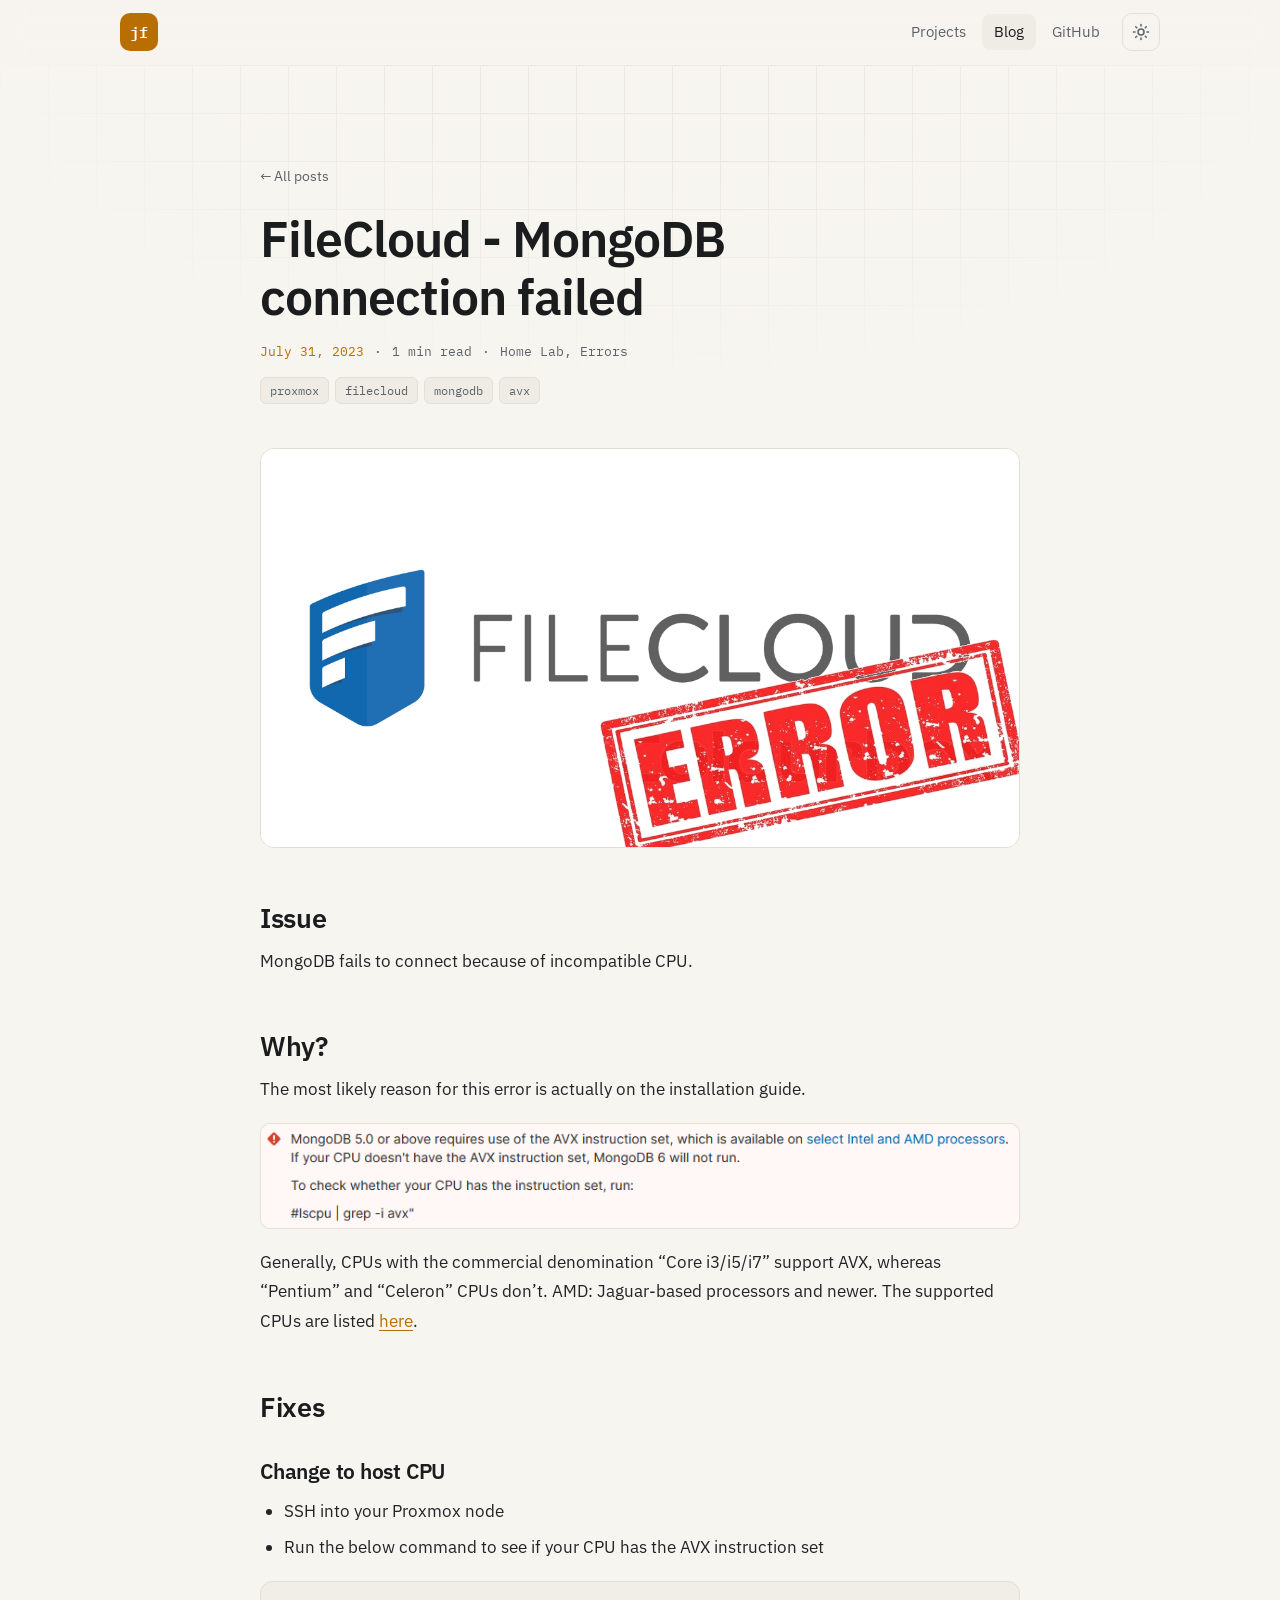
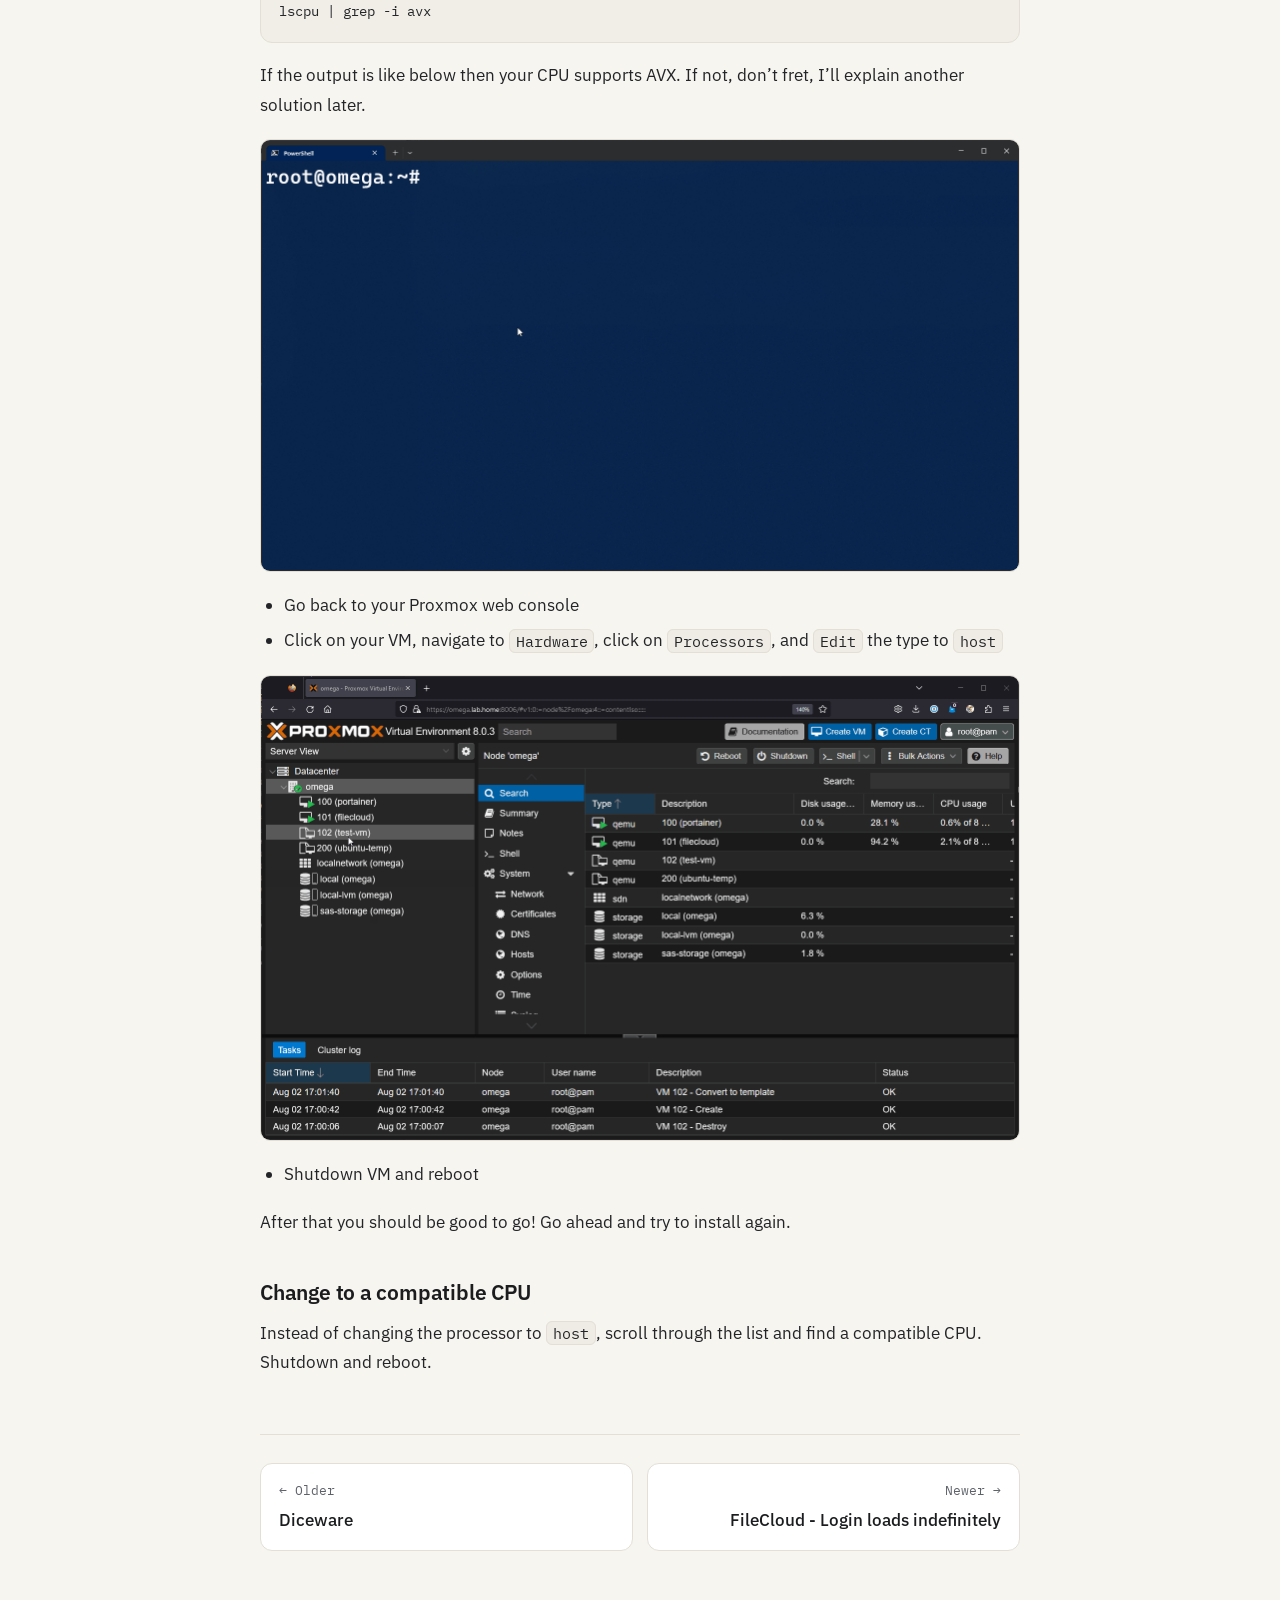
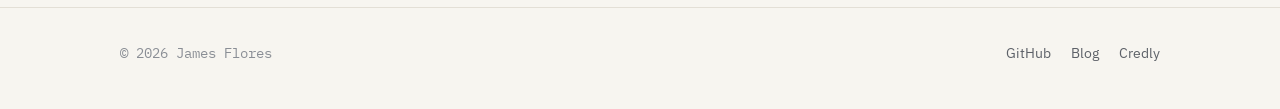
<file: posts/filecloud-incompatible-cpu/index.html>
<!DOCTYPE html>
<html lang="en">
<head>
  <meta charset="UTF-8">
  <meta name="viewport" content="width=device-width, initial-scale=1.0">
  <title>FileCloud - MongoDB connection failed | James Flores</title>
  <meta name="description" content="Fix the &#x27;Incompatible CPU&#x27; error during FileCloud installation. A step-by-step guide to configuring your environment for older CPUs or virtualized setups." />
  <meta name="author" content="James Flores" />
  <link rel="canonical" href="https://jflores.io/posts/filecloud-incompatible-cpu/" />
  <meta property="og:title" content="FileCloud - MongoDB connection failed | James Flores" />
  <meta property="og:description" content="Fix the &#x27;Incompatible CPU&#x27; error during FileCloud installation. A step-by-step guide to configuring your environment for older CPUs or virtualized setups." />
  <meta property="og:url" content="https://jflores.io/posts/filecloud-incompatible-cpu/" />
  <meta property="og:site_name" content="James Flores" />
  <meta property="og:type" content="article" />
  <meta property="article:published_time" content="2023-07-31T15:01:00-05:00" />
  <meta property="og:image" content="https://jflores.io/assets/img/banners/filecloud.png" />
  <meta name="twitter:card" content="summary_large_image" />
  <script type="application/ld+json">{"@context": "https://schema.org", "@type": "BlogPosting", "headline": "FileCloud - MongoDB connection failed", "description": "Fix the 'Incompatible CPU' error during FileCloud installation. A step-by-step guide to configuring your environment for older CPUs or virtualized setups.", "datePublished": "2023-07-31T15:01:00-05:00", "url": "https://jflores.io/posts/filecloud-incompatible-cpu/", "author": {"@type": "Person", "name": "James Flores"}, "image": "https://jflores.io/assets/img/banners/filecloud.png"}</script>
  <meta name="theme-color" content="#0e0f11" media="(prefers-color-scheme: dark)">
  <meta name="theme-color" content="#f7f5f0" media="(prefers-color-scheme: light)">
  <link rel="icon" href="/favicon.svg" type="image/svg+xml">

  <link rel="preconnect" href="https://fonts.googleapis.com">
  <link rel="preconnect" href="https://fonts.gstatic.com" crossorigin>
  <link href="https://fonts.googleapis.com/css2?family=IBM+Plex+Mono:wght@400;500;600&family=IBM+Plex+Sans:ital,wght@0,400;0,500;0,600;1,400&display=swap" rel="stylesheet">
  <link rel="stylesheet" href="/style.css">
  <script>
    // Before first paint: the theme you picked last time, if any.
    (function () {
      var root = document.documentElement;
      root.classList.add('js');
      try {
        var saved = localStorage.getItem('theme');
        if (saved === 'light' || saved === 'dark') root.dataset.theme = saved;
      } catch (e) {}
    })();
  </script>
</head>
<body>
  <svg width="0" height="0" style="position:absolute" aria-hidden="true">
  <defs>
    <symbol id="i-github" viewBox="0 0 24 24"><path fill="currentColor" d="M12 .5a11.5 11.5 0 0 0-3.6 22.4c.6.1.8-.3.8-.6v-2c-3.2.7-3.9-1.5-3.9-1.5-.5-1.3-1.3-1.7-1.3-1.7-1-.7.1-.7.1-.7 1.2.1 1.8 1.2 1.8 1.2 1 1.8 2.8 1.3 3.5 1 .1-.8.4-1.3.7-1.6-2.6-.3-5.3-1.3-5.3-5.7 0-1.3.5-2.3 1.2-3.1-.1-.3-.5-1.5.1-3.1 0 0 1-.3 3.2 1.2a11 11 0 0 1 5.8 0c2.2-1.5 3.2-1.2 3.2-1.2.6 1.6.2 2.8.1 3.1.7.8 1.2 1.8 1.2 3.1 0 4.4-2.7 5.4-5.3 5.7.4.4.8 1.1.8 2.2v3.2c0 .3.2.7.8.6A11.5 11.5 0 0 0 12 .5z"/></symbol>
    <symbol id="i-pen" viewBox="0 0 24 24" fill="none" stroke="currentColor" stroke-width="2" stroke-linecap="round" stroke-linejoin="round"><path d="M12 20h9"/><path d="M16.5 3.5a2.1 2.1 0 0 1 3 3L7 19l-4 1 1-4z"/></symbol>
    <symbol id="i-badge" viewBox="0 0 24 24" fill="none" stroke="currentColor" stroke-width="2" stroke-linecap="round" stroke-linejoin="round"><circle cx="12" cy="9" r="6"/><path d="m8.5 13.9-1.5 8.1 5-3 5 3-1.5-8.1"/></symbol>
    <symbol id="i-code" viewBox="0 0 24 24" fill="none" stroke="currentColor" stroke-width="2" stroke-linecap="round" stroke-linejoin="round"><path d="m16 18 6-6-6-6M8 6l-6 6 6 6"/></symbol>
    <symbol id="i-external" viewBox="0 0 24 24" fill="none" stroke="currentColor" stroke-width="2" stroke-linecap="round" stroke-linejoin="round"><path d="M15 3h6v6M10 14 21 3M18 13v6a2 2 0 0 1-2 2H5a2 2 0 0 1-2-2V8a2 2 0 0 1 2-2h6"/></symbol>
    <symbol id="i-book" viewBox="0 0 24 24" fill="none" stroke="currentColor" stroke-width="2" stroke-linecap="round" stroke-linejoin="round"><path d="M4 19.5A2.5 2.5 0 0 1 6.5 17H20V3H6.5A2.5 2.5 0 0 0 4 5.5z"/><path d="M4 19.5A2.5 2.5 0 0 0 6.5 22H20v-5"/></symbol>
  </defs>
</svg>

  <header class="site-header">
    <div class="wrap">
      <a class="monogram" href="/" aria-label="James Flores, home">jf</a>
      <nav class="nav" aria-label="Main">
        <a href="/#projects">Projects</a>
        <a href="/blog/" aria-current="page">Blog</a>
        <a class="hide-sm" href="https://github.com/jamesfloresjr" rel="noopener">GitHub</a>
        <button class="theme-toggle" type="button" aria-label="Switch between light and dark">
          <svg class="moon" viewBox="0 0 24 24" fill="none" stroke="currentColor" stroke-width="2" stroke-linecap="round" stroke-linejoin="round" aria-hidden="true"><path d="M21 12.8A9 9 0 1 1 11.2 3a7 7 0 0 0 9.8 9.8z"/></svg>
          <svg class="sun" viewBox="0 0 24 24" fill="none" stroke="currentColor" stroke-width="2" stroke-linecap="round" stroke-linejoin="round" aria-hidden="true"><circle cx="12" cy="12" r="4"/><path d="M12 2v2M12 20v2M4.9 4.9l1.4 1.4M17.7 17.7l1.4 1.4M2 12h2M20 12h2M4.9 19.1l1.4-1.4M17.7 6.3l1.4-1.4"/></svg>
        </button>
      </nav>
    </div>
  </header>

  <main id="top">
<article class="post">
  <header class="post-head">
    <div class="backdrop" aria-hidden="true"></div>
    <div class="wrap narrow">
      <a class="back" href="/blog/">← All posts</a>
      <h1>FileCloud - MongoDB connection failed</h1>
      <p class="post-meta">
        <time datetime="2023-07-31T15:01:00-05:00">July 31, 2023</time> <span aria-hidden="true">·</span> <span>1 min read</span> <span aria-hidden="true">·</span> <span>Home Lab, Errors</span>
      </p>
      <ul class="tags"><li>proxmox</li><li>filecloud</li><li>mongodb</li><li>avx</li></ul>
    </div>
  </header>

  <div class="wrap narrow">
    <img class="post-banner" src="/assets/img/banners/filecloud.png" alt="" width="1200" height="630">
    <div class="prose">
<h2 id="issue">Issue</h2>
<p>MongoDB fails to connect because of incompatible CPU.</p>
<h2 id="why">Why?</h2>
<p>The most likely reason for this error is actually on the installation guide.</p>
<p><img loading="lazy" src="/assets/img/posts/20230731/mongo-avx.png" alt="MongoDB AVX Warning" /></p>
<p>Generally, CPUs with the commercial denomination “Core i3/i5/i7” support AVX, whereas “Pentium” and “Celeron” CPUs don’t. AMD: Jaguar-based processors and newer. The supported CPUs are listed <a href="https://en.wikipedia.org/wiki/Advanced_Vector_Extensions#CPUs_with_AVX">here</a>.</p>
<h2 id="fixes">Fixes</h2>
<h3 id="change-to-host-cpu">Change to host CPU</h3>
<ul>
<li>SSH into your Proxmox node</li>
<li>Run the below command to see if your CPU has the AVX instruction set</li>
</ul>
<div class="language-bash highlighter-rouge"><div class="highlight"><pre class="highlight"><code>lscpu<span class="w"> </span><span class="p">|</span><span class="w"> </span>grep<span class="w"> </span>-i<span class="w"> </span>avx
</code></pre></div></div>
<p>If the output is like below then your CPU supports AVX. If not, don’t fret, I’ll explain another solution later.</p>
<p><img loading="lazy" src="/assets/img/posts/20230731/node-command.gif" alt="AVX Command on Proxmox node" /></p>
<ul>
<li>Go back to your Proxmox web console</li>
<li>Click on your VM, navigate to <code>Hardware</code>, click on <code>Processors</code>, and <code>Edit</code> the type to <code>host</code></li>
</ul>
<p><img loading="lazy" src="/assets/img/posts/20230731/processors-change-type.gif" alt="Change Processors Type" /></p>
<ul>
<li>Shutdown VM and reboot</li>
</ul>
<p>After that you should be good to go! Go ahead and try to install again.</p>
<h3 id="change-to-a-compatible-cpu">Change to a compatible CPU</h3>
<p>Instead of changing the processor to <code>host</code>, scroll through the list and find a compatible CPU. Shutdown and reboot.</p>

    </div>

    <nav class="post-nav" aria-label="More posts">
      <a class="prev" href="/posts/diceware/"><span>← Older</span><strong>Diceware</strong></a>
      <a class="next" href="/posts/filecloud-indefinite-login/"><span>Newer →</span><strong>FileCloud - Login loads indefinitely</strong></a>
    </nav>
  </div>
</article>
  </main>

  <footer class="site-footer">
    <div class="wrap">
      <p>© <span data-year>2026</span> James Flores</p>
      <nav aria-label="Elsewhere">
        <a href="https://github.com/jamesfloresjr" rel="noopener">GitHub</a>
        <a href="/blog/">Blog</a>
        <a href="https://www.credly.com/users/james-flores.373c9444/badges" rel="noopener">Credly</a>
      </nav>
    </div>
  </footer>

  <script src="/script.js" defer></script>
</body>
</html>
</file>
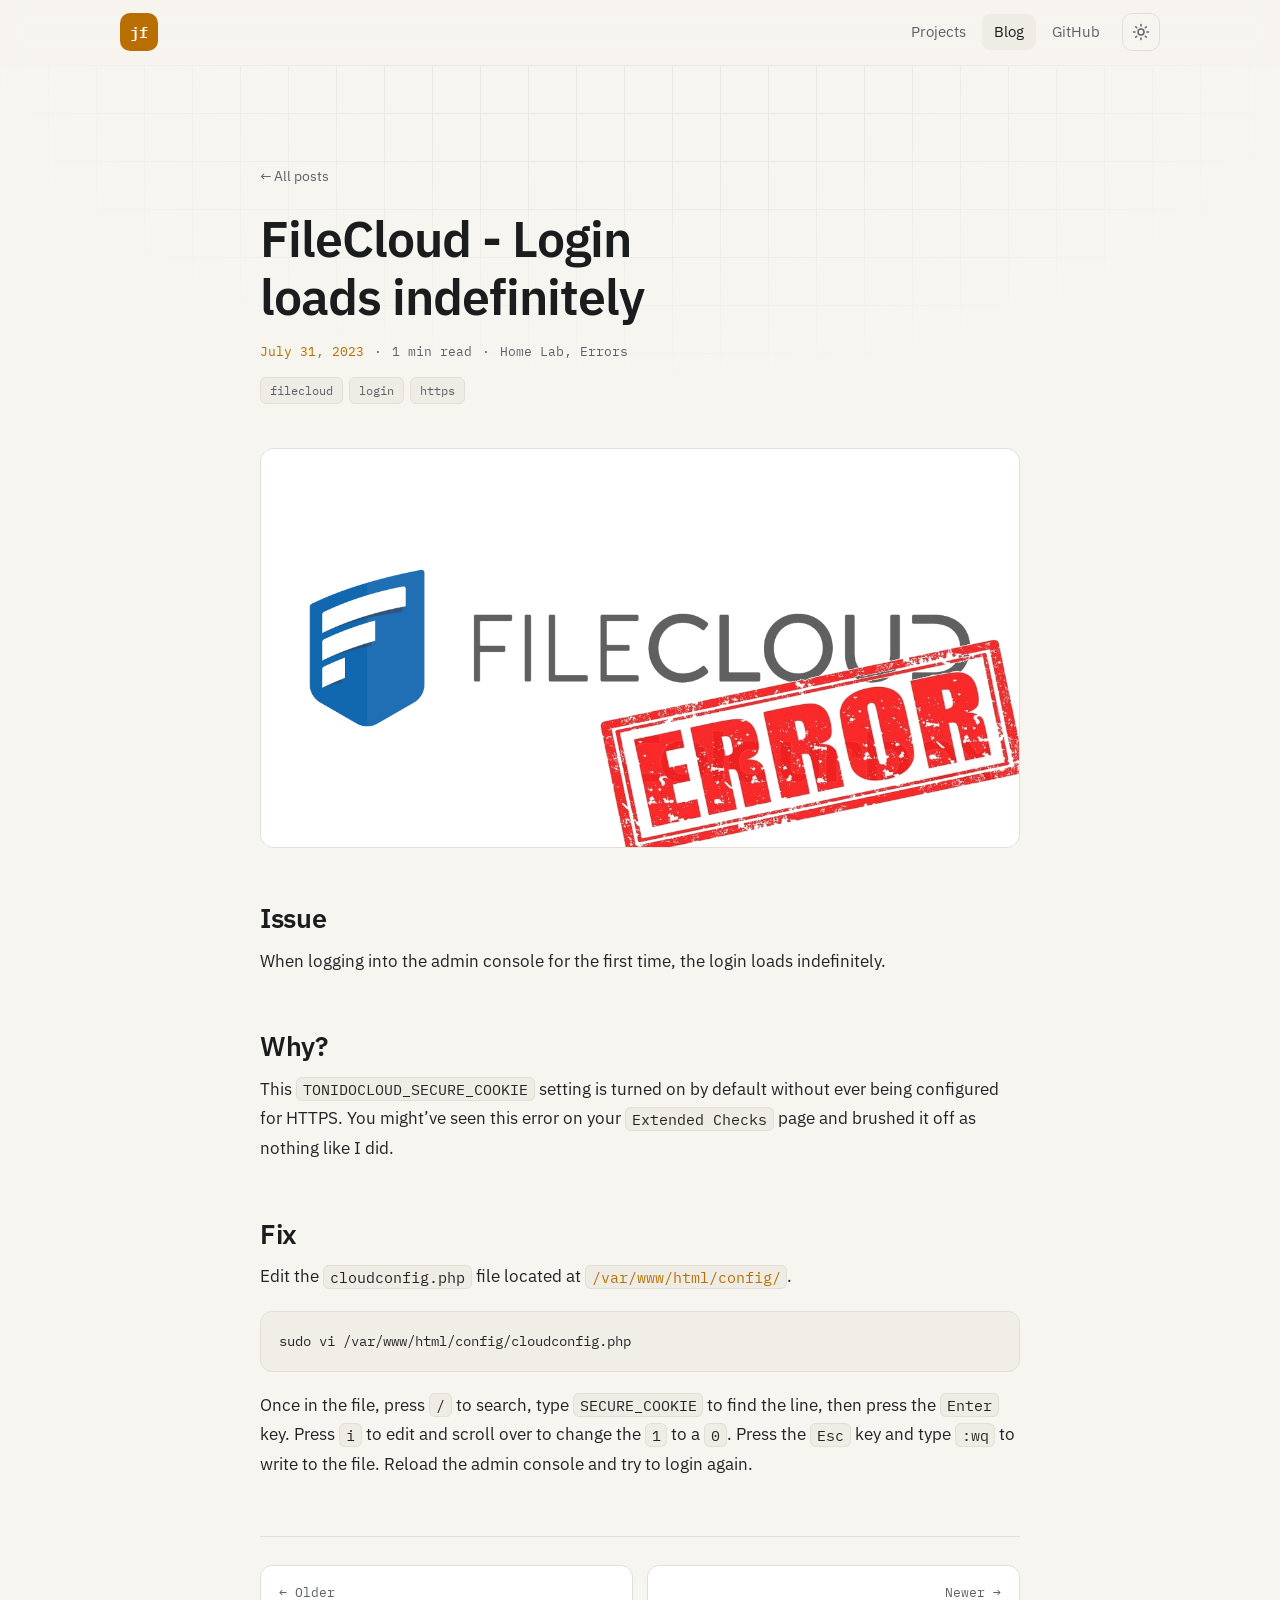
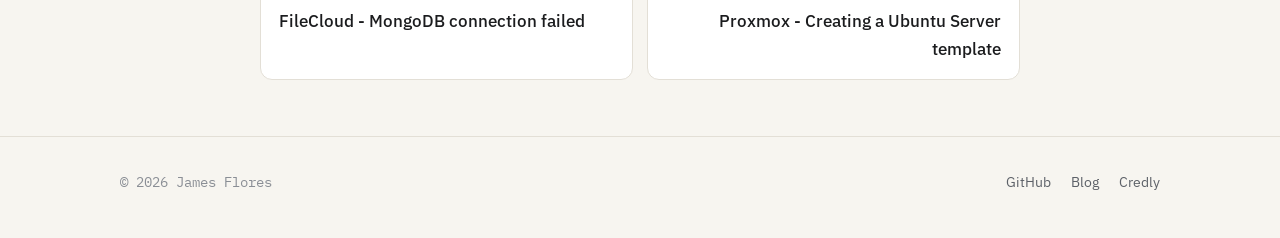
<file: posts/filecloud-indefinite-login/index.html>
<!DOCTYPE html>
<html lang="en">
<head>
  <meta charset="UTF-8">
  <meta name="viewport" content="width=device-width, initial-scale=1.0">
  <title>FileCloud - Login loads indefinitely | James Flores</title>
  <meta name="description" content="Fix the FileCloud admin login hang by disabling the SECURE_COOKIE setting in cloudconfig.php when HTTPS is not yet configured." />
  <meta name="author" content="James Flores" />
  <link rel="canonical" href="https://jflores.io/posts/filecloud-indefinite-login/" />
  <meta property="og:title" content="FileCloud - Login loads indefinitely | James Flores" />
  <meta property="og:description" content="Fix the FileCloud admin login hang by disabling the SECURE_COOKIE setting in cloudconfig.php when HTTPS is not yet configured." />
  <meta property="og:url" content="https://jflores.io/posts/filecloud-indefinite-login/" />
  <meta property="og:site_name" content="James Flores" />
  <meta property="og:type" content="article" />
  <meta property="article:published_time" content="2023-07-31T21:04:00-05:00" />
  <meta property="og:image" content="https://jflores.io/assets/img/banners/filecloud.png" />
  <meta name="twitter:card" content="summary_large_image" />
  <script type="application/ld+json">{"@context": "https://schema.org", "@type": "BlogPosting", "headline": "FileCloud - Login loads indefinitely", "description": "Fix the FileCloud admin login hang by disabling the SECURE_COOKIE setting in cloudconfig.php when HTTPS is not yet configured.", "datePublished": "2023-07-31T21:04:00-05:00", "url": "https://jflores.io/posts/filecloud-indefinite-login/", "author": {"@type": "Person", "name": "James Flores"}, "image": "https://jflores.io/assets/img/banners/filecloud.png"}</script>
  <meta name="theme-color" content="#0e0f11" media="(prefers-color-scheme: dark)">
  <meta name="theme-color" content="#f7f5f0" media="(prefers-color-scheme: light)">
  <link rel="icon" href="/favicon.svg" type="image/svg+xml">

  <link rel="preconnect" href="https://fonts.googleapis.com">
  <link rel="preconnect" href="https://fonts.gstatic.com" crossorigin>
  <link href="https://fonts.googleapis.com/css2?family=IBM+Plex+Mono:wght@400;500;600&family=IBM+Plex+Sans:ital,wght@0,400;0,500;0,600;1,400&display=swap" rel="stylesheet">
  <link rel="stylesheet" href="/style.css">
  <script>
    // Before first paint: the theme you picked last time, if any.
    (function () {
      var root = document.documentElement;
      root.classList.add('js');
      try {
        var saved = localStorage.getItem('theme');
        if (saved === 'light' || saved === 'dark') root.dataset.theme = saved;
      } catch (e) {}
    })();
  </script>
</head>
<body>
  <svg width="0" height="0" style="position:absolute" aria-hidden="true">
  <defs>
    <symbol id="i-github" viewBox="0 0 24 24"><path fill="currentColor" d="M12 .5a11.5 11.5 0 0 0-3.6 22.4c.6.1.8-.3.8-.6v-2c-3.2.7-3.9-1.5-3.9-1.5-.5-1.3-1.3-1.7-1.3-1.7-1-.7.1-.7.1-.7 1.2.1 1.8 1.2 1.8 1.2 1 1.8 2.8 1.3 3.5 1 .1-.8.4-1.3.7-1.6-2.6-.3-5.3-1.3-5.3-5.7 0-1.3.5-2.3 1.2-3.1-.1-.3-.5-1.5.1-3.1 0 0 1-.3 3.2 1.2a11 11 0 0 1 5.8 0c2.2-1.5 3.2-1.2 3.2-1.2.6 1.6.2 2.8.1 3.1.7.8 1.2 1.8 1.2 3.1 0 4.4-2.7 5.4-5.3 5.7.4.4.8 1.1.8 2.2v3.2c0 .3.2.7.8.6A11.5 11.5 0 0 0 12 .5z"/></symbol>
    <symbol id="i-pen" viewBox="0 0 24 24" fill="none" stroke="currentColor" stroke-width="2" stroke-linecap="round" stroke-linejoin="round"><path d="M12 20h9"/><path d="M16.5 3.5a2.1 2.1 0 0 1 3 3L7 19l-4 1 1-4z"/></symbol>
    <symbol id="i-badge" viewBox="0 0 24 24" fill="none" stroke="currentColor" stroke-width="2" stroke-linecap="round" stroke-linejoin="round"><circle cx="12" cy="9" r="6"/><path d="m8.5 13.9-1.5 8.1 5-3 5 3-1.5-8.1"/></symbol>
    <symbol id="i-code" viewBox="0 0 24 24" fill="none" stroke="currentColor" stroke-width="2" stroke-linecap="round" stroke-linejoin="round"><path d="m16 18 6-6-6-6M8 6l-6 6 6 6"/></symbol>
    <symbol id="i-external" viewBox="0 0 24 24" fill="none" stroke="currentColor" stroke-width="2" stroke-linecap="round" stroke-linejoin="round"><path d="M15 3h6v6M10 14 21 3M18 13v6a2 2 0 0 1-2 2H5a2 2 0 0 1-2-2V8a2 2 0 0 1 2-2h6"/></symbol>
    <symbol id="i-book" viewBox="0 0 24 24" fill="none" stroke="currentColor" stroke-width="2" stroke-linecap="round" stroke-linejoin="round"><path d="M4 19.5A2.5 2.5 0 0 1 6.5 17H20V3H6.5A2.5 2.5 0 0 0 4 5.5z"/><path d="M4 19.5A2.5 2.5 0 0 0 6.5 22H20v-5"/></symbol>
  </defs>
</svg>

  <header class="site-header">
    <div class="wrap">
      <a class="monogram" href="/" aria-label="James Flores, home">jf</a>
      <nav class="nav" aria-label="Main">
        <a href="/#projects">Projects</a>
        <a href="/blog/" aria-current="page">Blog</a>
        <a class="hide-sm" href="https://github.com/jamesfloresjr" rel="noopener">GitHub</a>
        <button class="theme-toggle" type="button" aria-label="Switch between light and dark">
          <svg class="moon" viewBox="0 0 24 24" fill="none" stroke="currentColor" stroke-width="2" stroke-linecap="round" stroke-linejoin="round" aria-hidden="true"><path d="M21 12.8A9 9 0 1 1 11.2 3a7 7 0 0 0 9.8 9.8z"/></svg>
          <svg class="sun" viewBox="0 0 24 24" fill="none" stroke="currentColor" stroke-width="2" stroke-linecap="round" stroke-linejoin="round" aria-hidden="true"><circle cx="12" cy="12" r="4"/><path d="M12 2v2M12 20v2M4.9 4.9l1.4 1.4M17.7 17.7l1.4 1.4M2 12h2M20 12h2M4.9 19.1l1.4-1.4M17.7 6.3l1.4-1.4"/></svg>
        </button>
      </nav>
    </div>
  </header>

  <main id="top">
<article class="post">
  <header class="post-head">
    <div class="backdrop" aria-hidden="true"></div>
    <div class="wrap narrow">
      <a class="back" href="/blog/">← All posts</a>
      <h1>FileCloud - Login loads indefinitely</h1>
      <p class="post-meta">
        <time datetime="2023-07-31T21:04:00-05:00">July 31, 2023</time> <span aria-hidden="true">·</span> <span>1 min read</span> <span aria-hidden="true">·</span> <span>Home Lab, Errors</span>
      </p>
      <ul class="tags"><li>filecloud</li><li>login</li><li>https</li></ul>
    </div>
  </header>

  <div class="wrap narrow">
    <img class="post-banner" src="/assets/img/banners/filecloud.png" alt="" width="1200" height="630">
    <div class="prose">
<h2 id="issue">Issue</h2>
<p>When logging into the admin console for the first time, the login loads indefinitely.</p>
<h2 id="why">Why?</h2>
<p>This <code>TONIDOCLOUD_SECURE_COOKIE</code> setting is turned on by default without ever being configured for HTTPS. You might’ve seen this error on your <code>Extended Checks</code> page and brushed it off as nothing like I did.</p>
<h2 id="fix">Fix</h2>
<p>Edit the <code>cloudconfig.php</code> file located at <code class="filepath">/var/www/html/config/</code>.</p>
<div class="language-bash highlighter-rouge"><div class="highlight"><pre class="highlight"><code>sudo<span class="w"> </span>vi<span class="w"> </span>/var/www/html/config/cloudconfig.php
</code></pre></div></div>
<p>Once in the file, press <code>/</code> to search, type <code>SECURE_COOKIE</code> to find the line, then press the <code>Enter</code> key. Press <code>i</code> to edit and scroll over to change the <code>1</code> to a <code>0</code>. Press the <code>Esc</code> key and type <code>:wq</code> to write to the file. Reload the admin console and try to login again.</p>

    </div>

    <nav class="post-nav" aria-label="More posts">
      <a class="prev" href="/posts/filecloud-incompatible-cpu/"><span>← Older</span><strong>FileCloud - MongoDB connection failed</strong></a>
      <a class="next" href="/posts/proxmox-template/"><span>Newer →</span><strong>Proxmox - Creating a Ubuntu Server template</strong></a>
    </nav>
  </div>
</article>
  </main>

  <footer class="site-footer">
    <div class="wrap">
      <p>© <span data-year>2026</span> James Flores</p>
      <nav aria-label="Elsewhere">
        <a href="https://github.com/jamesfloresjr" rel="noopener">GitHub</a>
        <a href="/blog/">Blog</a>
        <a href="https://www.credly.com/users/james-flores.373c9444/badges" rel="noopener">Credly</a>
      </nav>
    </div>
  </footer>

  <script src="/script.js" defer></script>
</body>
</html>
</file>
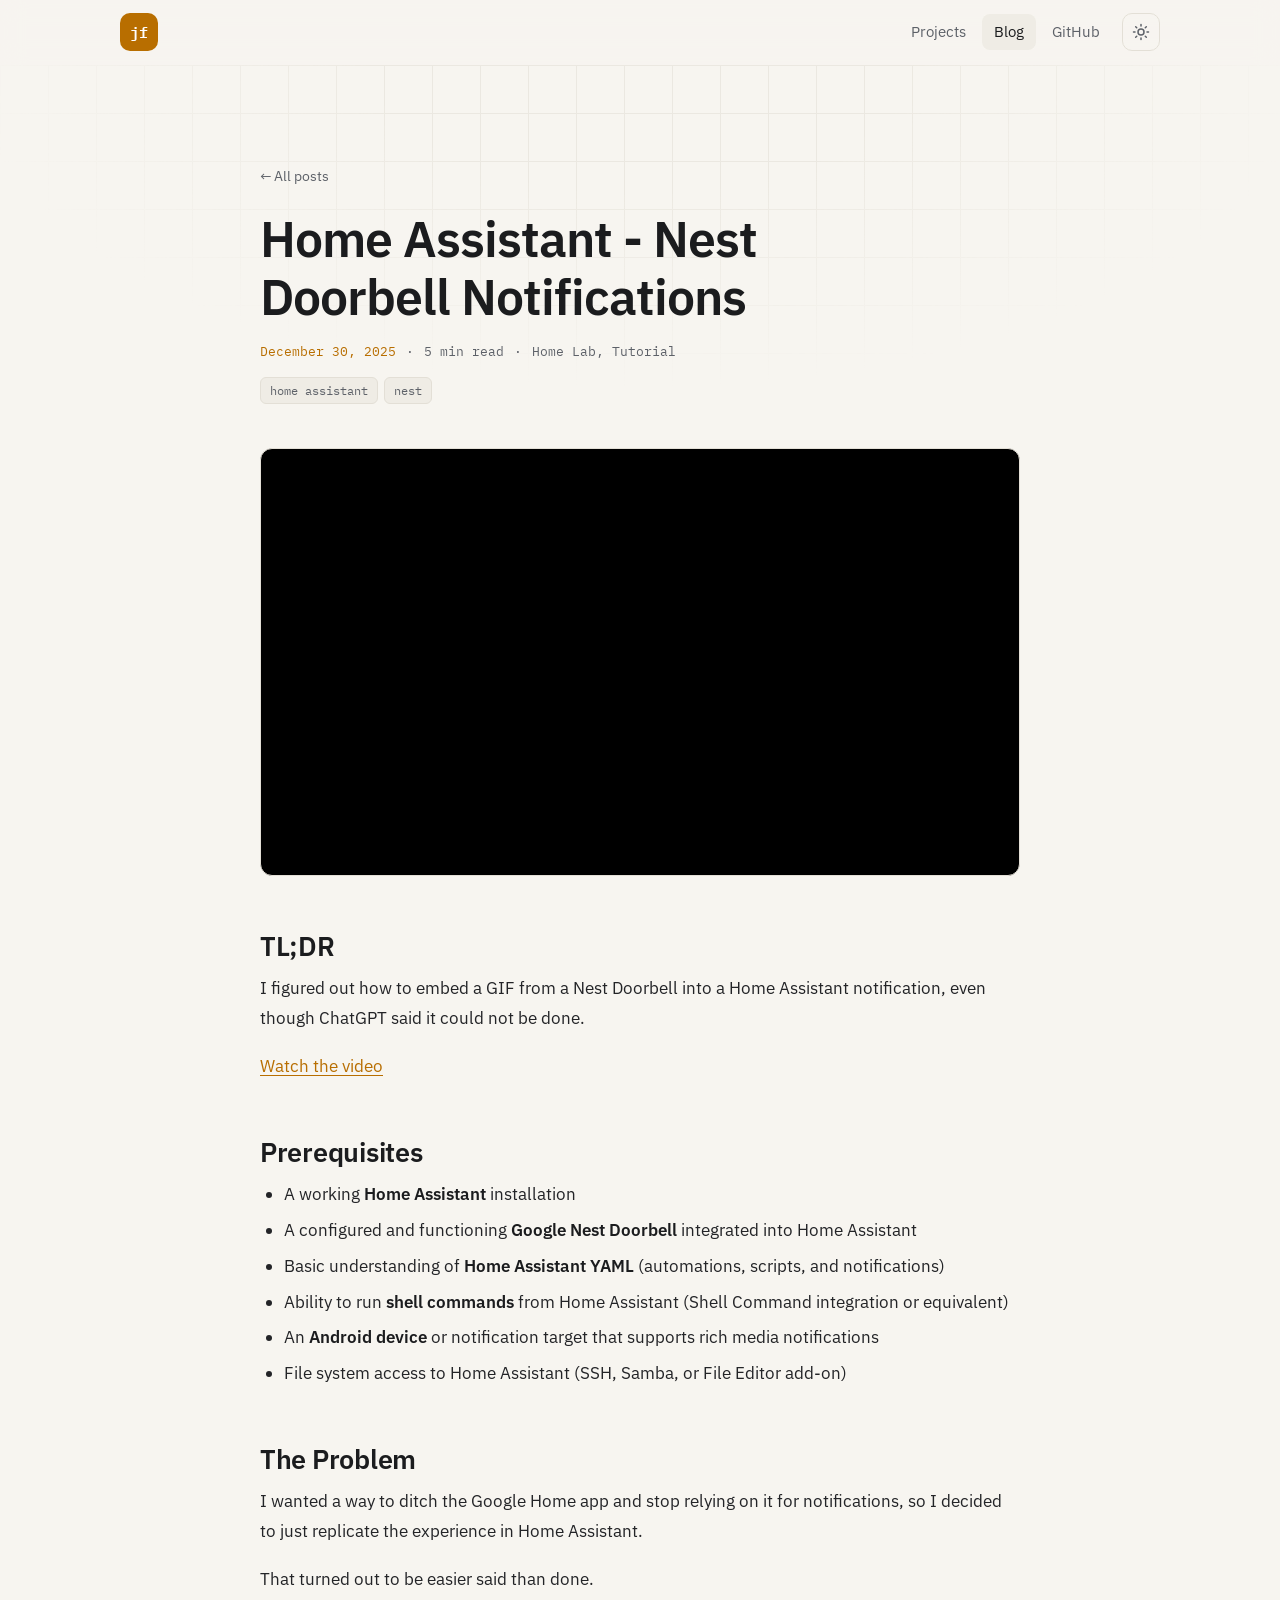
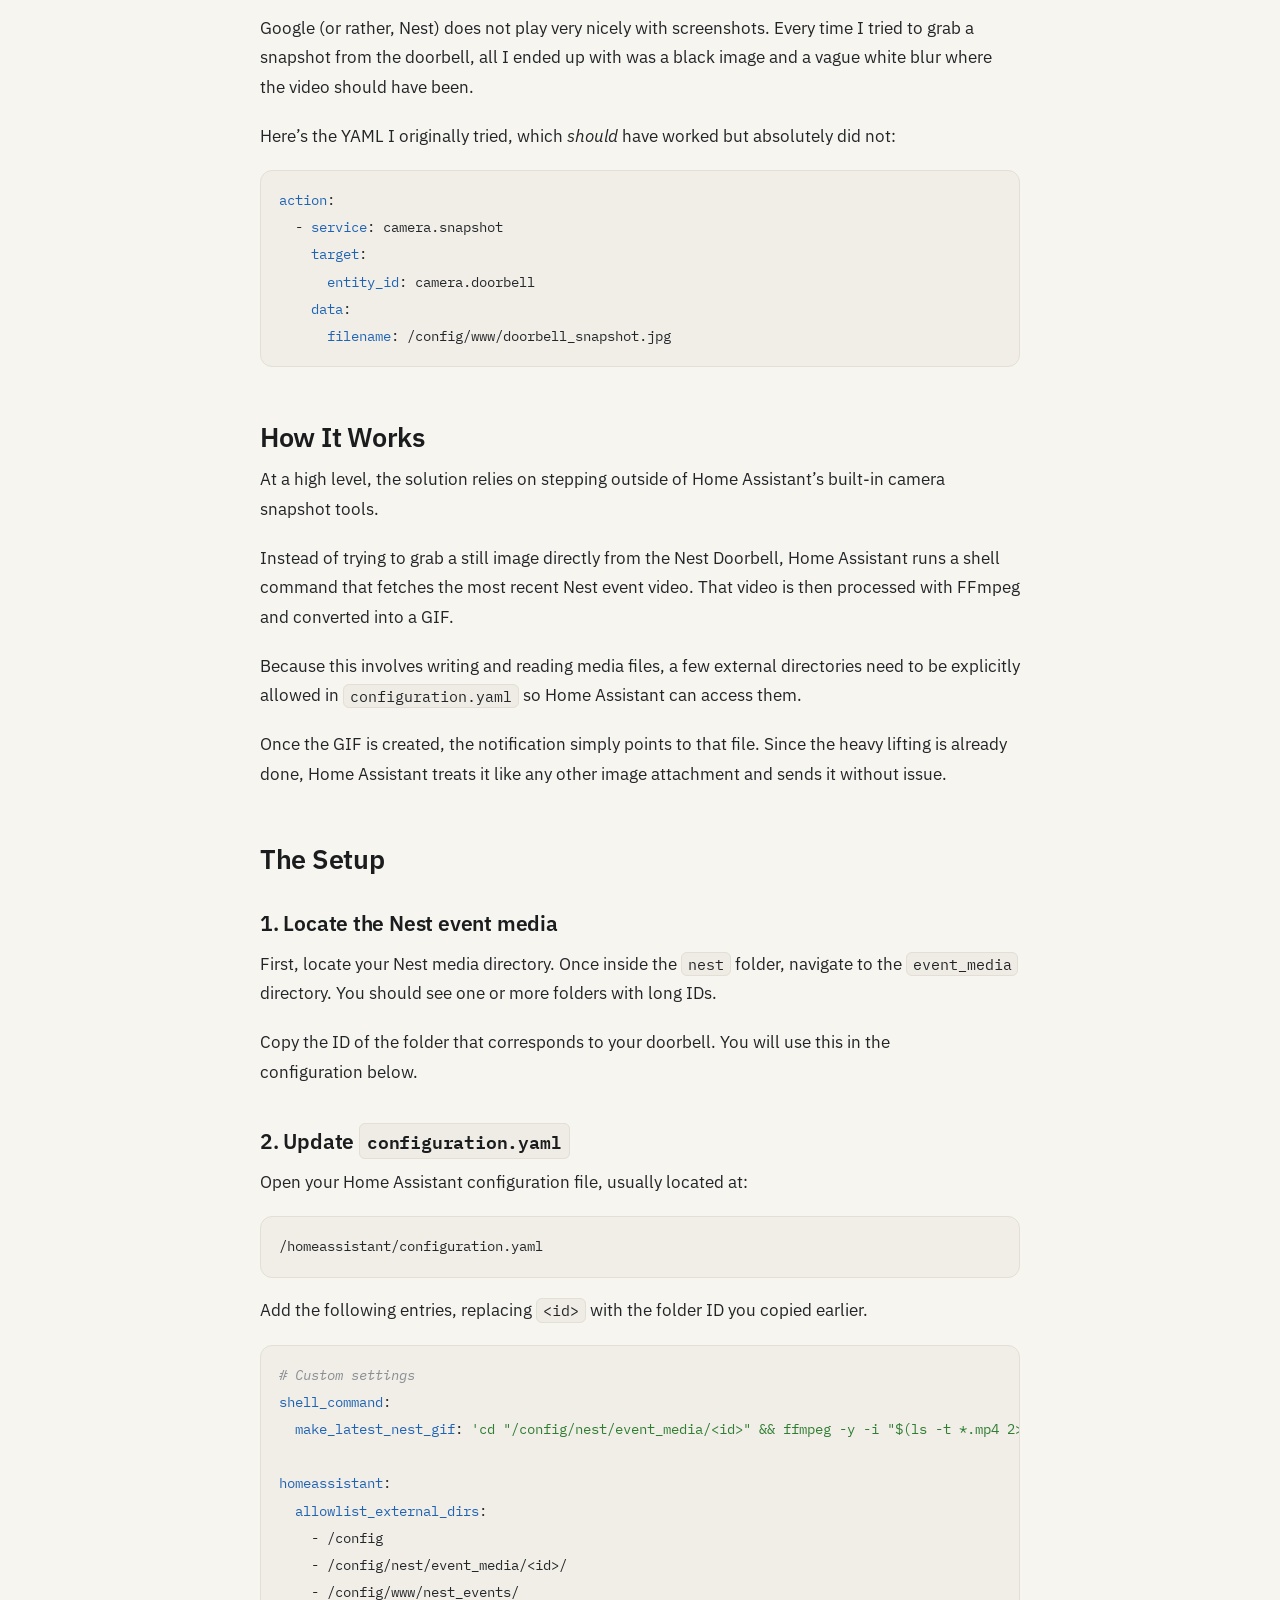
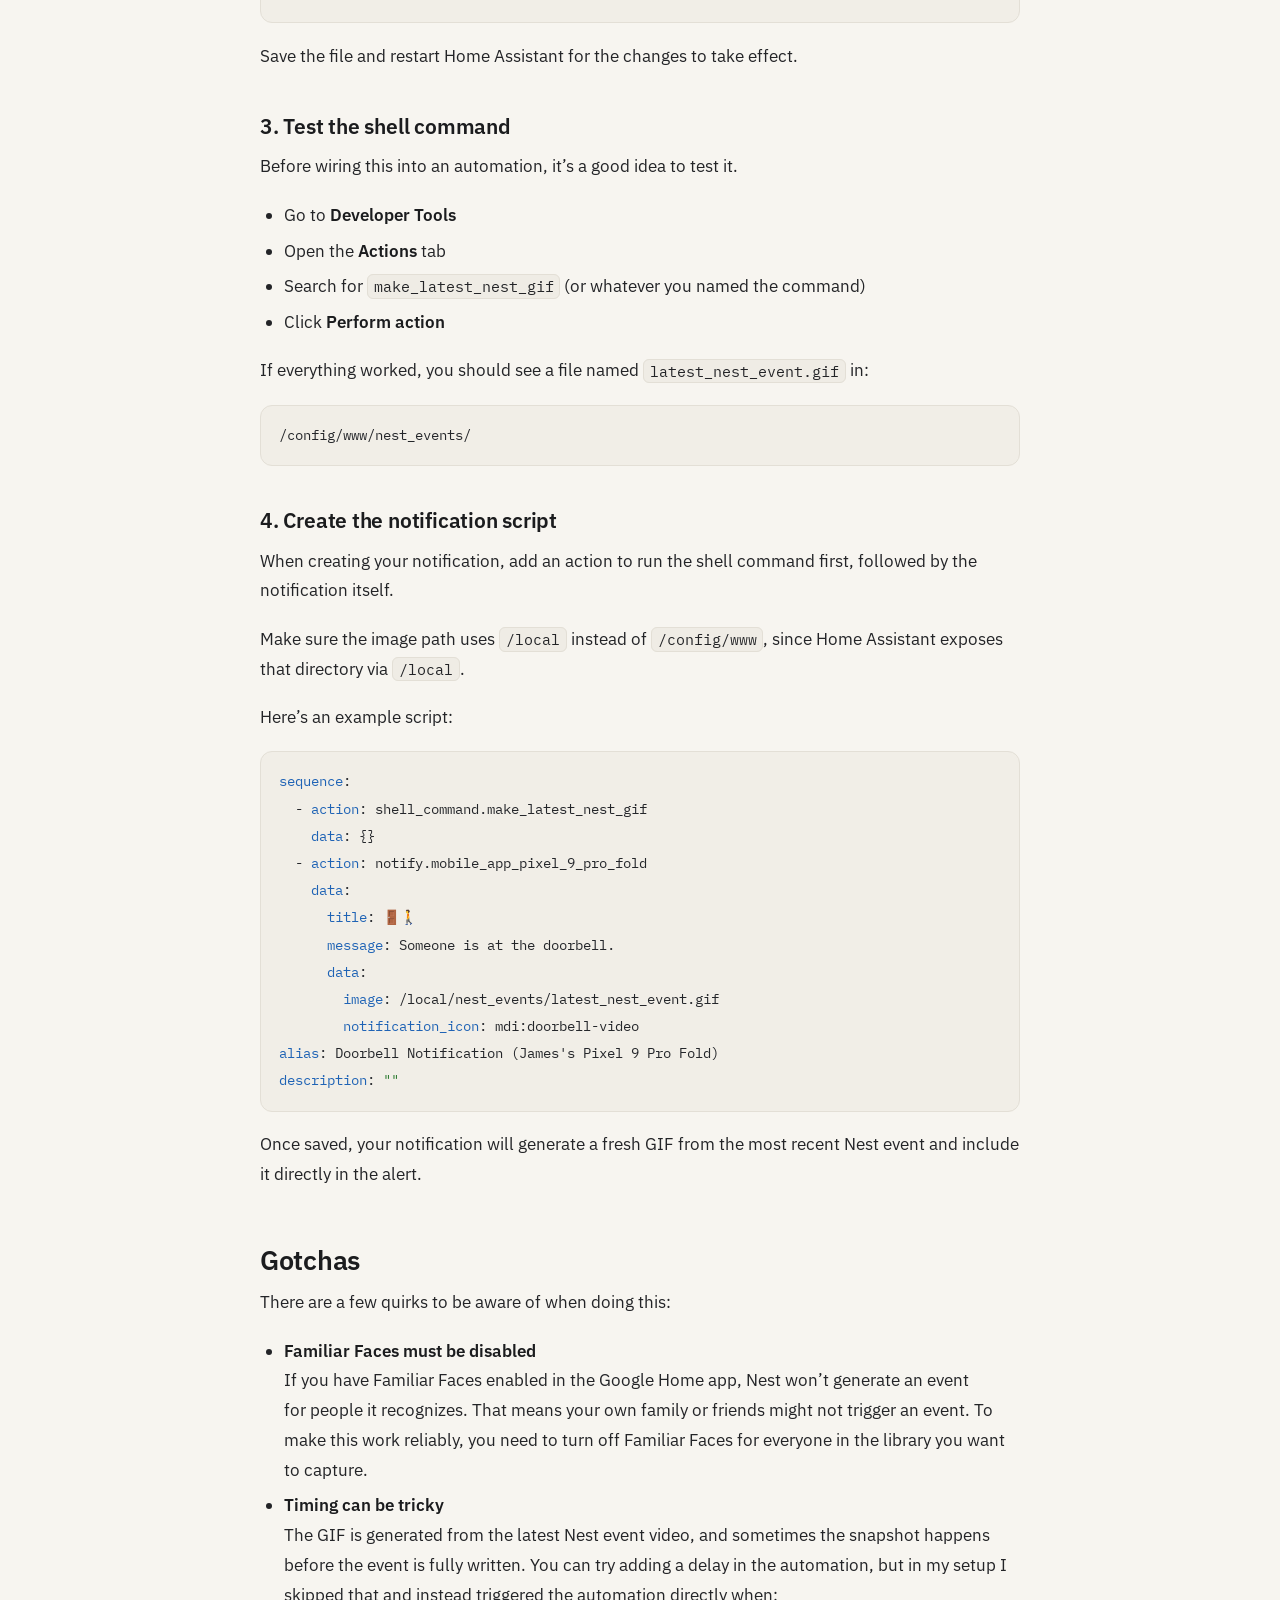
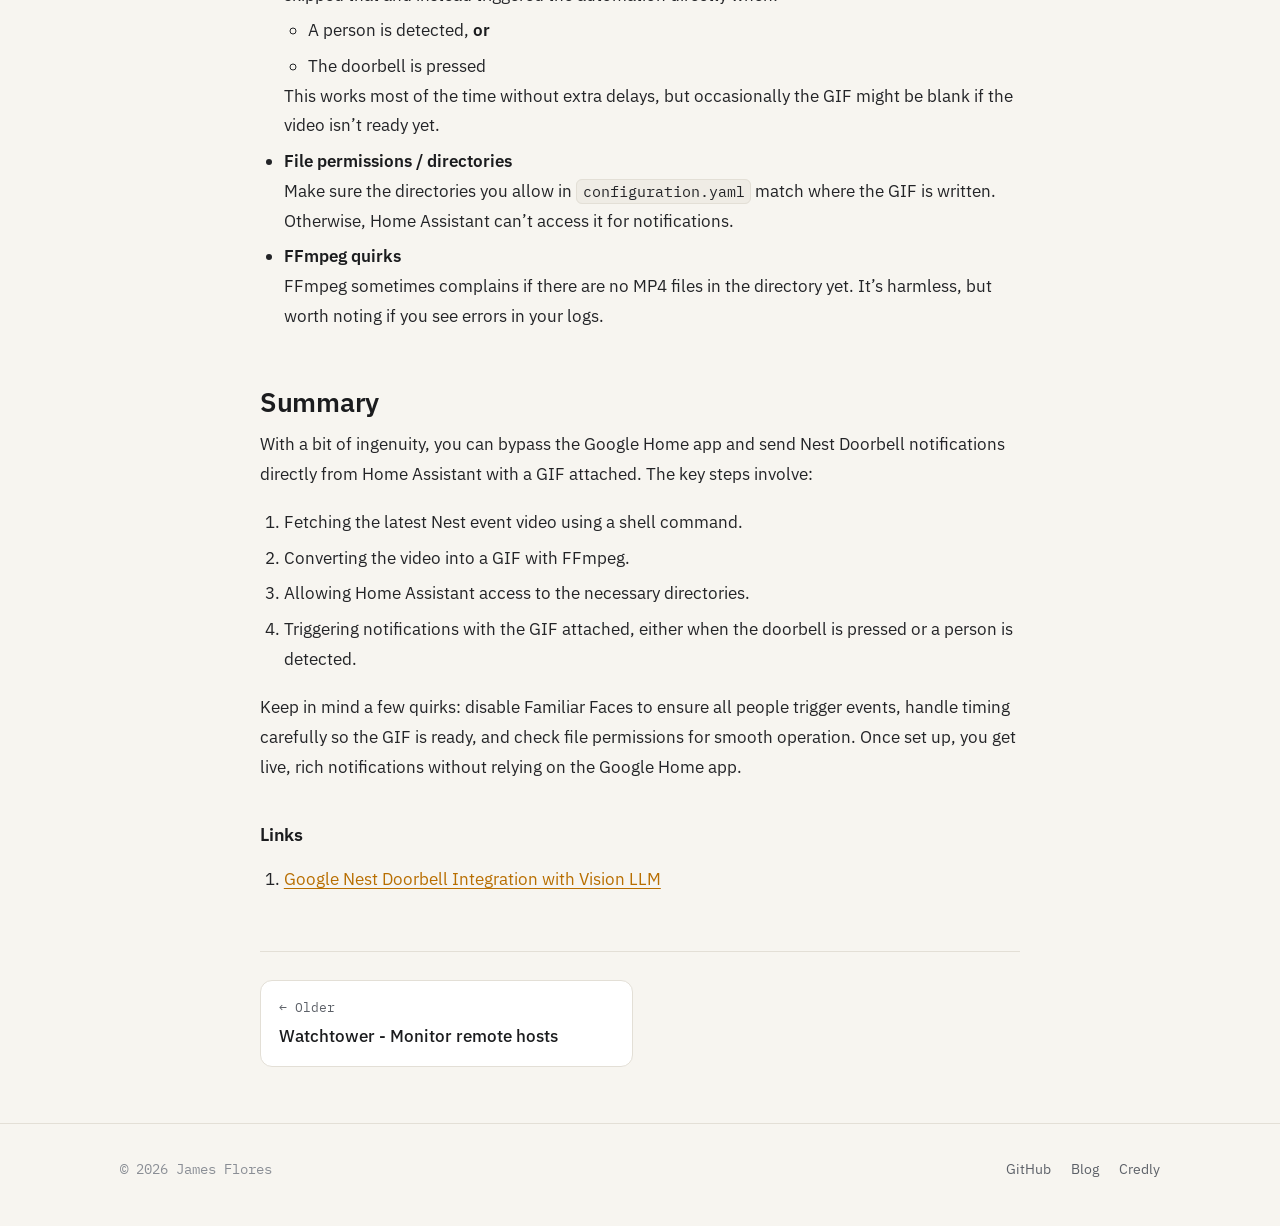
<file: posts/home-assistant-nest-doorbell-notifications/index.html>
<!DOCTYPE html>
<html lang="en">
<head>
  <meta charset="UTF-8">
  <meta name="viewport" content="width=device-width, initial-scale=1.0">
  <title>Home Assistant - Nest Doorbell Notifications | James Flores</title>
  <meta name="description" content="I figured out how to embed a GIF from a Nest Doorbell into a Home Assistant notification, even though ChatGPT said it could not be done." />
  <meta name="author" content="James Flores" />
  <link rel="canonical" href="https://jflores.io/posts/home-assistant-nest-doorbell-notifications/" />
  <meta property="og:title" content="Home Assistant - Nest Doorbell Notifications | James Flores" />
  <meta property="og:description" content="I figured out how to embed a GIF from a Nest Doorbell into a Home Assistant notification, even though ChatGPT said it could not be done." />
  <meta property="og:url" content="https://jflores.io/posts/home-assistant-nest-doorbell-notifications/" />
  <meta property="og:site_name" content="James Flores" />
  <meta property="og:type" content="article" />
  <meta property="article:published_time" content="2025-12-30T06:08:00-05:00" />
  <meta property="og:image" content="https://jflores.io/assets/img/banners/ha_nest.png" />
  <meta name="twitter:card" content="summary_large_image" />
  <script type="application/ld+json">{"@context": "https://schema.org", "@type": "BlogPosting", "headline": "Home Assistant - Nest Doorbell Notifications", "description": "I figured out how to embed a GIF from a Nest Doorbell into a Home Assistant notification, even though ChatGPT said it could not be done.", "datePublished": "2025-12-30T06:08:00-05:00", "url": "https://jflores.io/posts/home-assistant-nest-doorbell-notifications/", "author": {"@type": "Person", "name": "James Flores"}, "image": "https://jflores.io/assets/img/banners/ha_nest.png"}</script>
  <meta name="theme-color" content="#0e0f11" media="(prefers-color-scheme: dark)">
  <meta name="theme-color" content="#f7f5f0" media="(prefers-color-scheme: light)">
  <link rel="icon" href="/favicon.svg" type="image/svg+xml">

  <link rel="preconnect" href="https://fonts.googleapis.com">
  <link rel="preconnect" href="https://fonts.gstatic.com" crossorigin>
  <link href="https://fonts.googleapis.com/css2?family=IBM+Plex+Mono:wght@400;500;600&family=IBM+Plex+Sans:ital,wght@0,400;0,500;0,600;1,400&display=swap" rel="stylesheet">
  <link rel="stylesheet" href="/style.css">
  <script>
    // Before first paint: the theme you picked last time, if any.
    (function () {
      var root = document.documentElement;
      root.classList.add('js');
      try {
        var saved = localStorage.getItem('theme');
        if (saved === 'light' || saved === 'dark') root.dataset.theme = saved;
      } catch (e) {}
    })();
  </script>
</head>
<body>
  <svg width="0" height="0" style="position:absolute" aria-hidden="true">
  <defs>
    <symbol id="i-github" viewBox="0 0 24 24"><path fill="currentColor" d="M12 .5a11.5 11.5 0 0 0-3.6 22.4c.6.1.8-.3.8-.6v-2c-3.2.7-3.9-1.5-3.9-1.5-.5-1.3-1.3-1.7-1.3-1.7-1-.7.1-.7.1-.7 1.2.1 1.8 1.2 1.8 1.2 1 1.8 2.8 1.3 3.5 1 .1-.8.4-1.3.7-1.6-2.6-.3-5.3-1.3-5.3-5.7 0-1.3.5-2.3 1.2-3.1-.1-.3-.5-1.5.1-3.1 0 0 1-.3 3.2 1.2a11 11 0 0 1 5.8 0c2.2-1.5 3.2-1.2 3.2-1.2.6 1.6.2 2.8.1 3.1.7.8 1.2 1.8 1.2 3.1 0 4.4-2.7 5.4-5.3 5.7.4.4.8 1.1.8 2.2v3.2c0 .3.2.7.8.6A11.5 11.5 0 0 0 12 .5z"/></symbol>
    <symbol id="i-pen" viewBox="0 0 24 24" fill="none" stroke="currentColor" stroke-width="2" stroke-linecap="round" stroke-linejoin="round"><path d="M12 20h9"/><path d="M16.5 3.5a2.1 2.1 0 0 1 3 3L7 19l-4 1 1-4z"/></symbol>
    <symbol id="i-badge" viewBox="0 0 24 24" fill="none" stroke="currentColor" stroke-width="2" stroke-linecap="round" stroke-linejoin="round"><circle cx="12" cy="9" r="6"/><path d="m8.5 13.9-1.5 8.1 5-3 5 3-1.5-8.1"/></symbol>
    <symbol id="i-code" viewBox="0 0 24 24" fill="none" stroke="currentColor" stroke-width="2" stroke-linecap="round" stroke-linejoin="round"><path d="m16 18 6-6-6-6M8 6l-6 6 6 6"/></symbol>
    <symbol id="i-external" viewBox="0 0 24 24" fill="none" stroke="currentColor" stroke-width="2" stroke-linecap="round" stroke-linejoin="round"><path d="M15 3h6v6M10 14 21 3M18 13v6a2 2 0 0 1-2 2H5a2 2 0 0 1-2-2V8a2 2 0 0 1 2-2h6"/></symbol>
    <symbol id="i-book" viewBox="0 0 24 24" fill="none" stroke="currentColor" stroke-width="2" stroke-linecap="round" stroke-linejoin="round"><path d="M4 19.5A2.5 2.5 0 0 1 6.5 17H20V3H6.5A2.5 2.5 0 0 0 4 5.5z"/><path d="M4 19.5A2.5 2.5 0 0 0 6.5 22H20v-5"/></symbol>
  </defs>
</svg>

  <header class="site-header">
    <div class="wrap">
      <a class="monogram" href="/" aria-label="James Flores, home">jf</a>
      <nav class="nav" aria-label="Main">
        <a href="/#projects">Projects</a>
        <a href="/blog/" aria-current="page">Blog</a>
        <a class="hide-sm" href="https://github.com/jamesfloresjr" rel="noopener">GitHub</a>
        <button class="theme-toggle" type="button" aria-label="Switch between light and dark">
          <svg class="moon" viewBox="0 0 24 24" fill="none" stroke="currentColor" stroke-width="2" stroke-linecap="round" stroke-linejoin="round" aria-hidden="true"><path d="M21 12.8A9 9 0 1 1 11.2 3a7 7 0 0 0 9.8 9.8z"/></svg>
          <svg class="sun" viewBox="0 0 24 24" fill="none" stroke="currentColor" stroke-width="2" stroke-linecap="round" stroke-linejoin="round" aria-hidden="true"><circle cx="12" cy="12" r="4"/><path d="M12 2v2M12 20v2M4.9 4.9l1.4 1.4M17.7 17.7l1.4 1.4M2 12h2M20 12h2M4.9 19.1l1.4-1.4M17.7 6.3l1.4-1.4"/></svg>
        </button>
      </nav>
    </div>
  </header>

  <main id="top">
<article class="post">
  <header class="post-head">
    <div class="backdrop" aria-hidden="true"></div>
    <div class="wrap narrow">
      <a class="back" href="/blog/">← All posts</a>
      <h1>Home Assistant - Nest Doorbell Notifications</h1>
      <p class="post-meta">
        <time datetime="2025-12-30T06:08:00-05:00">December 30, 2025</time> <span aria-hidden="true">·</span> <span>5 min read</span> <span aria-hidden="true">·</span> <span>Home Lab, Tutorial</span>
      </p>
      <ul class="tags"><li>home assistant</li><li>nest</li></ul>
    </div>
  </header>

  <div class="wrap narrow">
    <div class="embed post-banner"><iframe src="https://www.youtube-nocookie.com/embed/pCAHibCcpcA" title="YouTube video" loading="lazy" allow="accelerometer; clipboard-write; encrypted-media; gyroscope; picture-in-picture; web-share" referrerpolicy="strict-origin-when-cross-origin" allowfullscreen></iframe></div>
    <div class="prose">
<h2 id="tldr">TL;DR</h2>
<p>I figured out how to embed a GIF from a Nest Doorbell into a Home Assistant notification, even though ChatGPT said it could not be done.</p>
<p><a href="https://www.youtube.com/watch?v=pCAHibCcpcA">Watch the video</a></p>
<h2 id="prerequisites">Prerequisites</h2>
<ul>
<li>A working <strong>Home Assistant</strong> installation</li>
<li>A configured and functioning <strong>Google Nest Doorbell</strong> integrated into Home Assistant</li>
<li>Basic understanding of <strong>Home Assistant YAML</strong> (automations, scripts, and notifications)</li>
<li>Ability to run <strong>shell commands</strong> from Home Assistant (Shell Command integration or equivalent)</li>
<li>An <strong>Android device</strong> or notification target that supports rich media notifications</li>
<li>File system access to Home Assistant (SSH, Samba, or File Editor add-on)</li>
</ul>
<h2 id="the-problem">The Problem</h2>
<p>I wanted a way to ditch the Google Home app and stop relying on it for notifications, so I decided to just replicate the experience in Home Assistant.</p>
<p>That turned out to be easier said than done.</p>
<p>Google (or rather, Nest) does not play very nicely with screenshots. Every time I tried to grab a snapshot from the doorbell, all I ended up with was a black image and a vague white blur where the video should have been.</p>
<p>Here’s the YAML I originally tried, which <em>should</em> have worked but absolutely did not:</p>
<div class="language-yaml highlighter-rouge"><div class="highlight"><pre class="highlight"><code><span class="nt">action</span><span class="p">:</span>
<span class="w">  </span><span class="p p-Indicator">-</span><span class="w"> </span><span class="nt">service</span><span class="p">:</span><span class="w"> </span><span class="l l-Scalar l-Scalar-Plain">camera.snapshot</span>
<span class="w">    </span><span class="nt">target</span><span class="p">:</span>
<span class="w">      </span><span class="nt">entity_id</span><span class="p">:</span><span class="w"> </span><span class="l l-Scalar l-Scalar-Plain">camera.doorbell</span>
<span class="w">    </span><span class="nt">data</span><span class="p">:</span>
<span class="w">      </span><span class="nt">filename</span><span class="p">:</span><span class="w"> </span><span class="l l-Scalar l-Scalar-Plain">/config/www/doorbell_snapshot.jpg</span>
</code></pre></div></div>
<h2 id="how-it-works">How It Works</h2>
<p>At a high level, the solution relies on stepping outside of Home Assistant’s built-in camera snapshot tools.</p>
<p>Instead of trying to grab a still image directly from the Nest Doorbell, Home Assistant runs a shell command that fetches the most recent Nest event video. That video is then processed with FFmpeg and converted into a GIF.</p>
<p>Because this involves writing and reading media files, a few external directories need to be explicitly allowed in <code>configuration.yaml</code> so Home Assistant can access them.</p>
<p>Once the GIF is created, the notification simply points to that file. Since the heavy lifting is already done, Home Assistant treats it like any other image attachment and sends it without issue.</p>
<h2 id="the-setup">The Setup</h2>
<h3 id="1-locate-the-nest-event-media">1. Locate the Nest event media</h3>
<p>First, locate your Nest media directory. Once inside the <code>nest</code> folder, navigate to the <code>event_media</code> directory. You should see one or more folders with long IDs.</p>
<p>Copy the ID of the folder that corresponds to your doorbell. You will use this in the configuration below.</p>
<h3 id="2-update-configurationyaml">2. Update <code>configuration.yaml</code></h3>
<p>Open your Home Assistant configuration file, usually located at:</p>
<div class="language-plaintext highlighter-rouge"><div class="highlight"><pre class="highlight"><code>/homeassistant/configuration.yaml
</code></pre></div></div>
<p>Add the following entries, replacing <code>&lt;id&gt;</code> with the folder ID you copied earlier.</p>
<div class="language-yaml highlighter-rouge"><div class="highlight"><pre class="highlight"><code><span class="c1"># Custom settings</span>
<span class="nt">shell_command</span><span class="p">:</span>
<span class="w">  </span><span class="nt">make_latest_nest_gif</span><span class="p">:</span><span class="w"> </span><span class="s">'cd</span><span class="nv"> </span><span class="s">"/config/nest/event_media/&lt;id&gt;"</span><span class="nv"> </span><span class="s">&amp;&amp;</span><span class="nv"> </span><span class="s">ffmpeg</span><span class="nv"> </span><span class="s">-y</span><span class="nv"> </span><span class="s">-i</span><span class="nv"> </span><span class="s">"$(ls</span><span class="nv"> </span><span class="s">-t</span><span class="nv"> </span><span class="s">*.mp4</span><span class="nv"> </span><span class="s">2&gt;/dev/null</span><span class="nv"> </span><span class="s">|</span><span class="nv"> </span><span class="s">head</span><span class="nv"> </span><span class="s">-n</span><span class="nv"> </span><span class="s">1)"</span><span class="nv"> </span><span class="s">-vf</span><span class="nv"> </span><span class="s">"fps=12,scale=640:-1:flags=lanczos"</span><span class="nv"> </span><span class="s">"/config/www/nest_events/latest_nest_event.gif"'</span>

<span class="nt">homeassistant</span><span class="p">:</span>
<span class="w">  </span><span class="nt">allowlist_external_dirs</span><span class="p">:</span>
<span class="w">    </span><span class="p p-Indicator">-</span><span class="w"> </span><span class="l l-Scalar l-Scalar-Plain">/config</span>
<span class="w">    </span><span class="p p-Indicator">-</span><span class="w"> </span><span class="l l-Scalar l-Scalar-Plain">/config/nest/event_media/&lt;id&gt;/</span>
<span class="w">    </span><span class="p p-Indicator">-</span><span class="w"> </span><span class="l l-Scalar l-Scalar-Plain">/config/www/nest_events/</span>
</code></pre></div></div>
<p>Save the file and restart Home Assistant for the changes to take effect.</p>
<h3 id="3-test-the-shell-command">3. Test the shell command</h3>
<p>Before wiring this into an automation, it’s a good idea to test it.</p>
<ul>
<li>Go to <strong>Developer Tools</strong></li>
<li>Open the <strong>Actions</strong> tab</li>
<li>Search for <code>make_latest_nest_gif</code> (or whatever you named the command)</li>
<li>Click <strong>Perform action</strong></li>
</ul>
<p>If everything worked, you should see a file named <code>latest_nest_event.gif</code> in:</p>
<div class="language-plaintext highlighter-rouge"><div class="highlight"><pre class="highlight"><code>/config/www/nest_events/
</code></pre></div></div>
<h3 id="4-create-the-notification-script">4. Create the notification script</h3>
<p>When creating your notification, add an action to run the shell command first, followed by the notification itself.</p>
<p>Make sure the image path uses <code>/local</code> instead of <code>/config/www</code>, since Home Assistant exposes that directory via <code>/local</code>.</p>
<p>Here’s an example script:</p>
<div class="language-yaml highlighter-rouge"><div class="highlight"><pre class="highlight"><code><span class="nt">sequence</span><span class="p">:</span>
<span class="w">  </span><span class="p p-Indicator">-</span><span class="w"> </span><span class="nt">action</span><span class="p">:</span><span class="w"> </span><span class="l l-Scalar l-Scalar-Plain">shell_command.make_latest_nest_gif</span>
<span class="w">    </span><span class="nt">data</span><span class="p">:</span><span class="w"> </span><span class="p p-Indicator">{}</span>
<span class="w">  </span><span class="p p-Indicator">-</span><span class="w"> </span><span class="nt">action</span><span class="p">:</span><span class="w"> </span><span class="l l-Scalar l-Scalar-Plain">notify.mobile_app_pixel_9_pro_fold</span>
<span class="w">    </span><span class="nt">data</span><span class="p">:</span>
<span class="w">      </span><span class="nt">title</span><span class="p">:</span><span class="w"> </span><span class="l l-Scalar l-Scalar-Plain">🚪🚶</span>
<span class="w">      </span><span class="nt">message</span><span class="p">:</span><span class="w"> </span><span class="l l-Scalar l-Scalar-Plain">Someone is at the doorbell.</span>
<span class="w">      </span><span class="nt">data</span><span class="p">:</span>
<span class="w">        </span><span class="nt">image</span><span class="p">:</span><span class="w"> </span><span class="l l-Scalar l-Scalar-Plain">/local/nest_events/latest_nest_event.gif</span>
<span class="w">        </span><span class="nt">notification_icon</span><span class="p">:</span><span class="w"> </span><span class="l l-Scalar l-Scalar-Plain">mdi:doorbell-video</span>
<span class="nt">alias</span><span class="p">:</span><span class="w"> </span><span class="l l-Scalar l-Scalar-Plain">Doorbell Notification (James's Pixel 9 Pro Fold)</span>
<span class="nt">description</span><span class="p">:</span><span class="w"> </span><span class="s">""</span>
</code></pre></div></div>
<p>Once saved, your notification will generate a fresh GIF from the most recent Nest event and include it directly in the alert.</p>
<h2 id="gotchas">Gotchas</h2>
<p>There are a few quirks to be aware of when doing this:</p>
<ul>
<li>
<p><strong>Familiar Faces must be disabled</strong><br />
If you have Familiar Faces enabled in the Google Home app, Nest won’t generate an event for people it recognizes. That means your own family or friends might not trigger an event. To make this work reliably, you need to turn off Familiar Faces for everyone in the library you want to capture.</p>
</li>
<li>
<p><strong>Timing can be tricky</strong><br />
The GIF is generated from the latest Nest event video, and sometimes the snapshot happens before the event is fully written. You can try adding a delay in the automation, but in my setup I skipped that and instead triggered the automation directly when:</p>
<ul>
<li>A person is detected, <strong>or</strong></li>
<li>The doorbell is pressed</li>
</ul>
<p>This works most of the time without extra delays, but occasionally the GIF might be blank if the video isn’t ready yet.</p>
</li>
<li>
<p><strong>File permissions / directories</strong><br />
Make sure the directories you allow in <code>configuration.yaml</code> match where the GIF is written. Otherwise, Home Assistant can’t access it for notifications.</p>
</li>
<li>
<p><strong>FFmpeg quirks</strong><br />
FFmpeg sometimes complains if there are no MP4 files in the directory yet. It’s harmless, but worth noting if you see errors in your logs.</p>
</li>
</ul>
<h2 id="summary">Summary</h2>
<p>With a bit of ingenuity, you can bypass the Google Home app and send Nest Doorbell notifications directly from Home Assistant with a GIF attached. The key steps involve:</p>
<ol>
<li>Fetching the latest Nest event video using a shell command.</li>
<li>Converting the video into a GIF with FFmpeg.</li>
<li>Allowing Home Assistant access to the necessary directories.</li>
<li>Triggering notifications with the GIF attached, either when the doorbell is pressed or a person is detected.</li>
</ol>
<p>Keep in mind a few quirks: disable Familiar Faces to ensure all people trigger events, handle timing carefully so the GIF is ready, and check file permissions for smooth operation. Once set up, you get live, rich notifications without relying on the Google Home app.</p>
<h4 id="links">Links</h4>
<ol>
<li><a href="https://www.youtube.com/watch?v=H5_Y1L9kmF8">Google Nest Doorbell Integration with Vision LLM</a></li>
</ol>

    </div>

    <nav class="post-nav" aria-label="More posts">
      <a class="prev" href="/posts/watchtower-remote-host/"><span>← Older</span><strong>Watchtower - Monitor remote hosts</strong></a>
      
    </nav>
  </div>
</article>
  </main>

  <footer class="site-footer">
    <div class="wrap">
      <p>© <span data-year>2026</span> James Flores</p>
      <nav aria-label="Elsewhere">
        <a href="https://github.com/jamesfloresjr" rel="noopener">GitHub</a>
        <a href="/blog/">Blog</a>
        <a href="https://www.credly.com/users/james-flores.373c9444/badges" rel="noopener">Credly</a>
      </nav>
    </div>
  </footer>

  <script src="/script.js" defer></script>
</body>
</html>
</file>
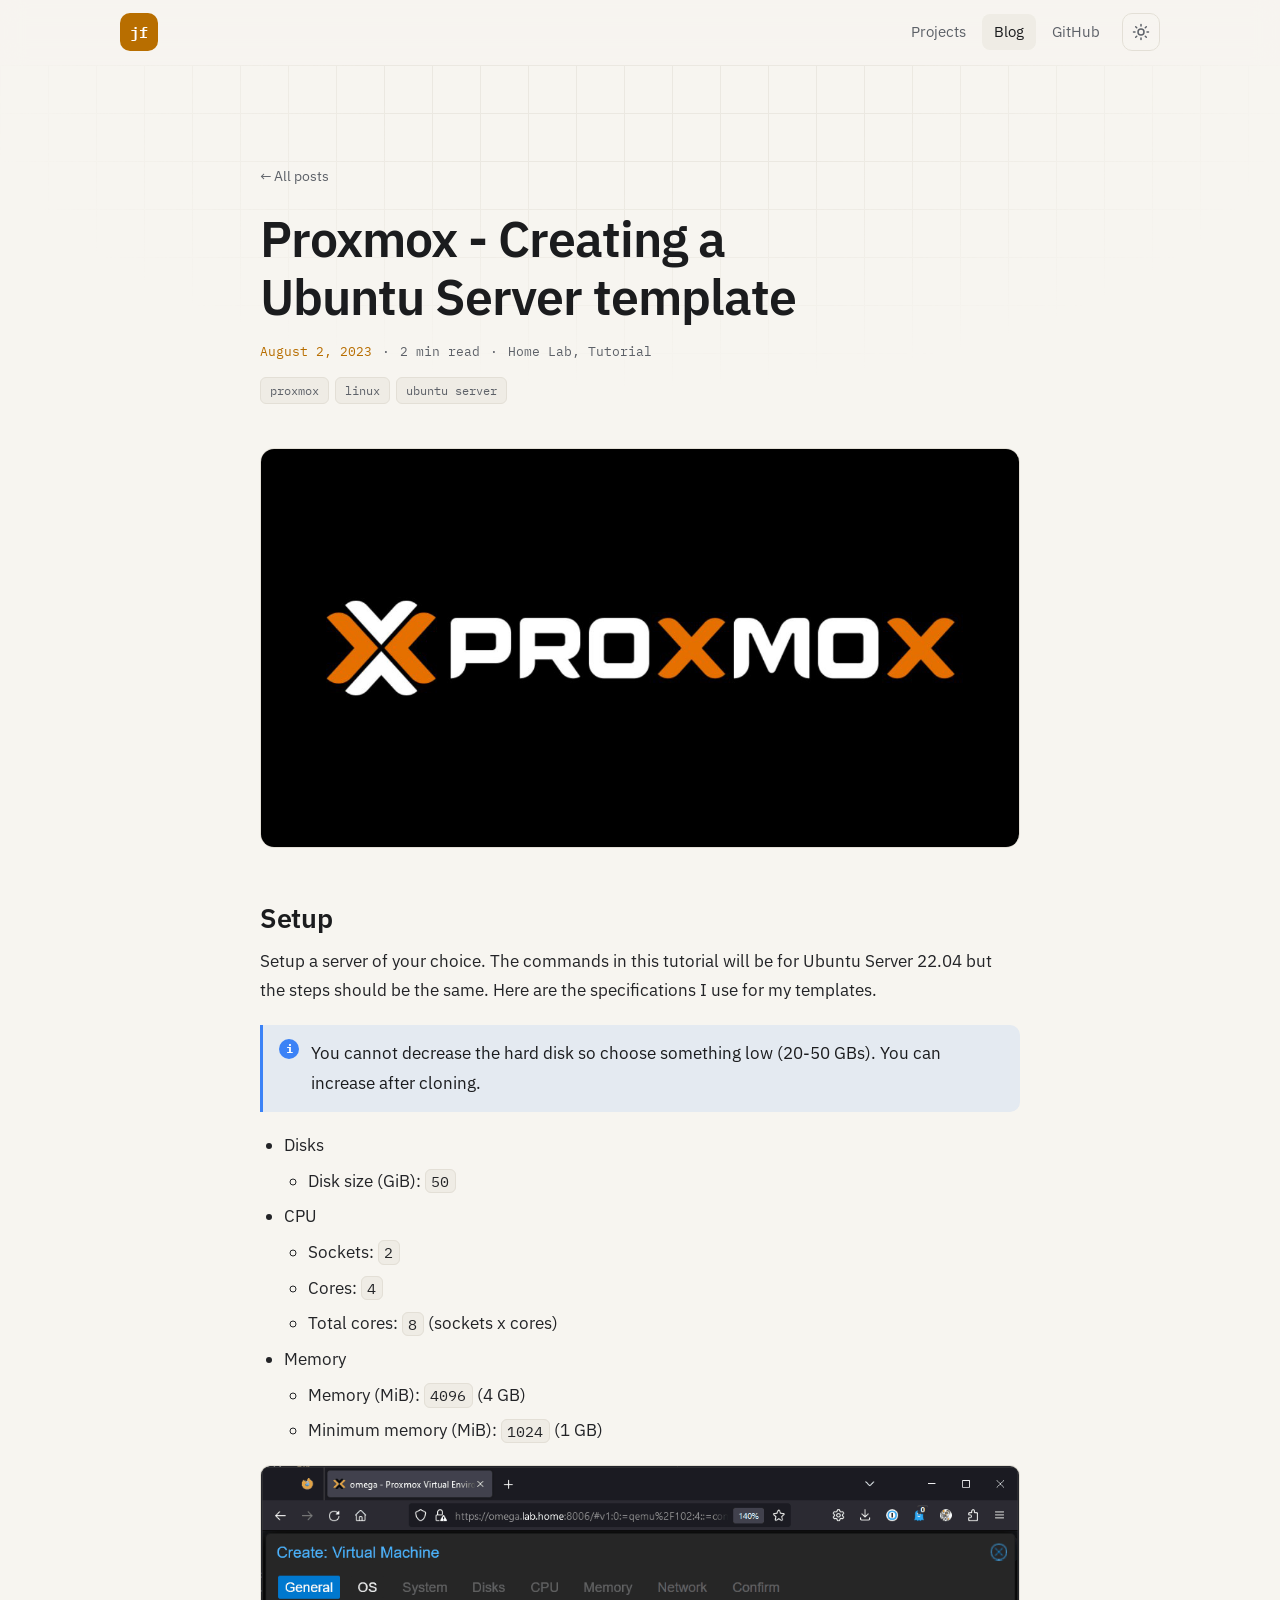
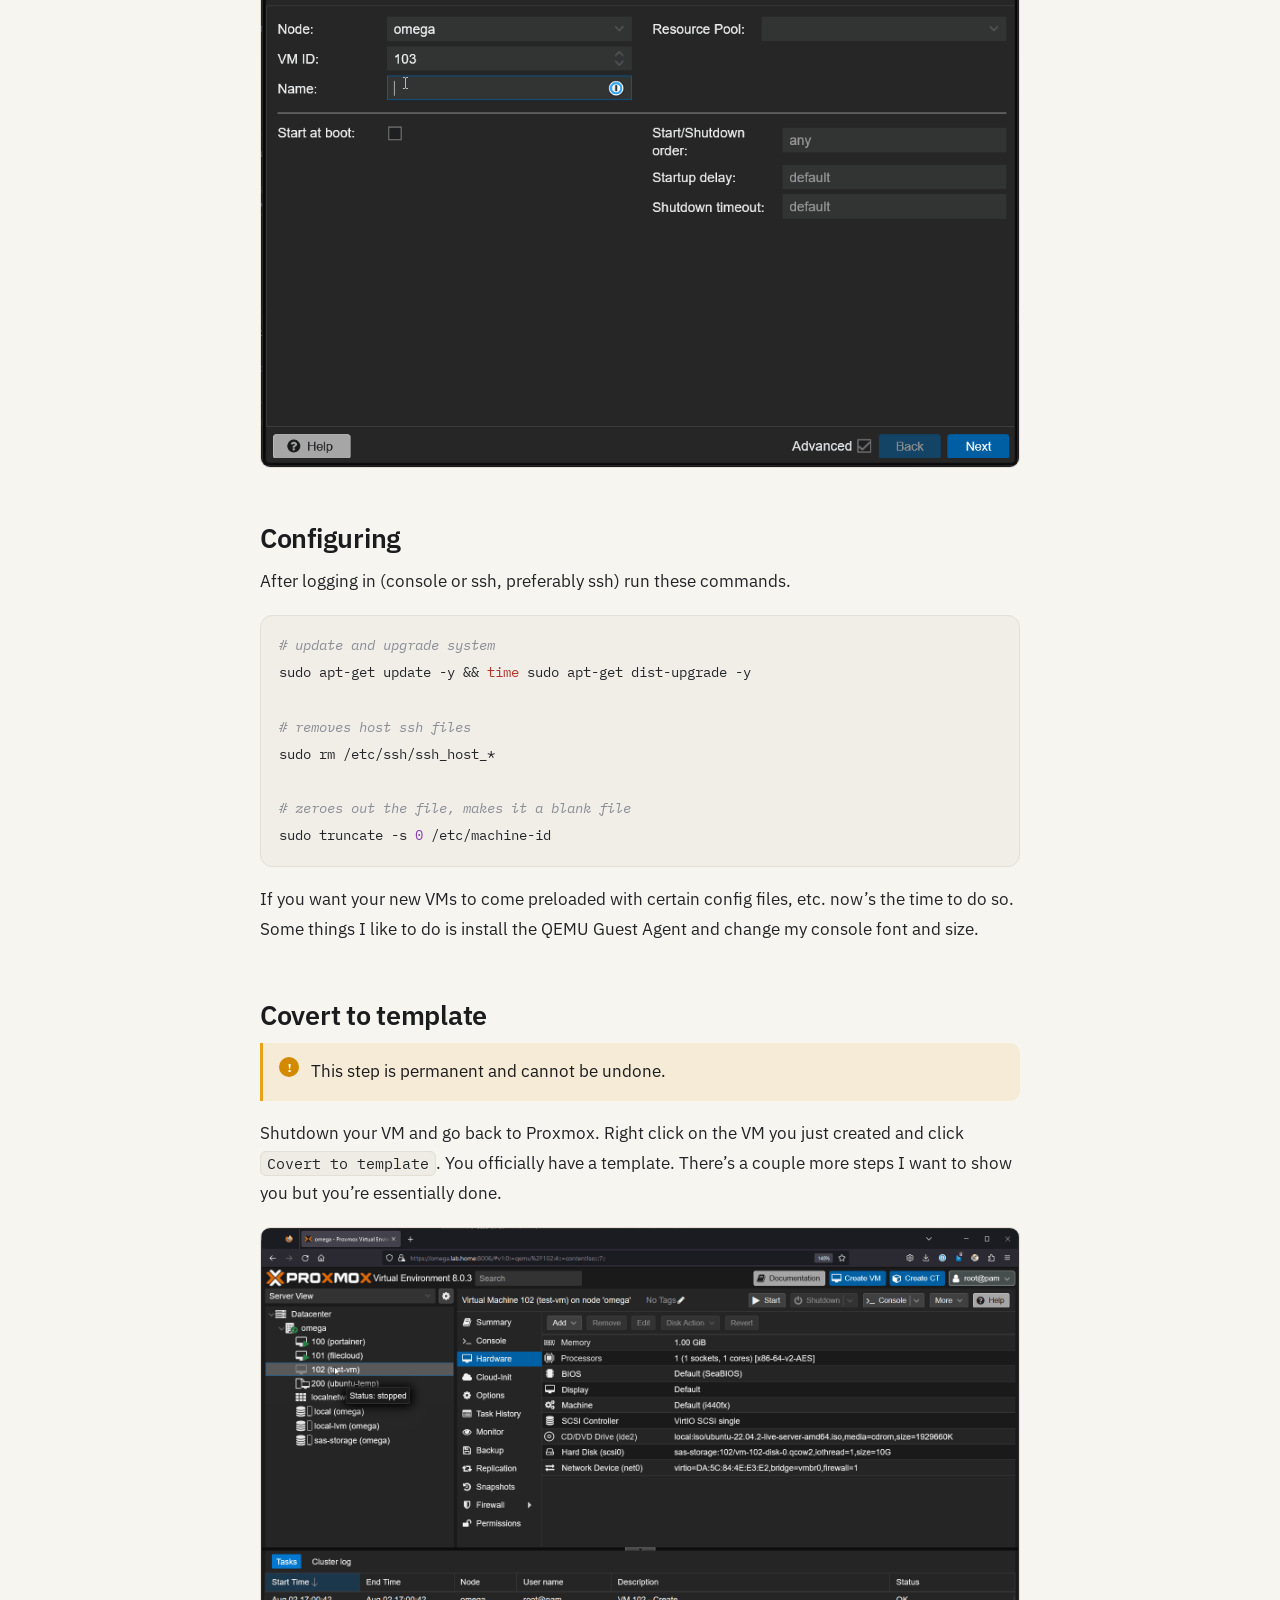
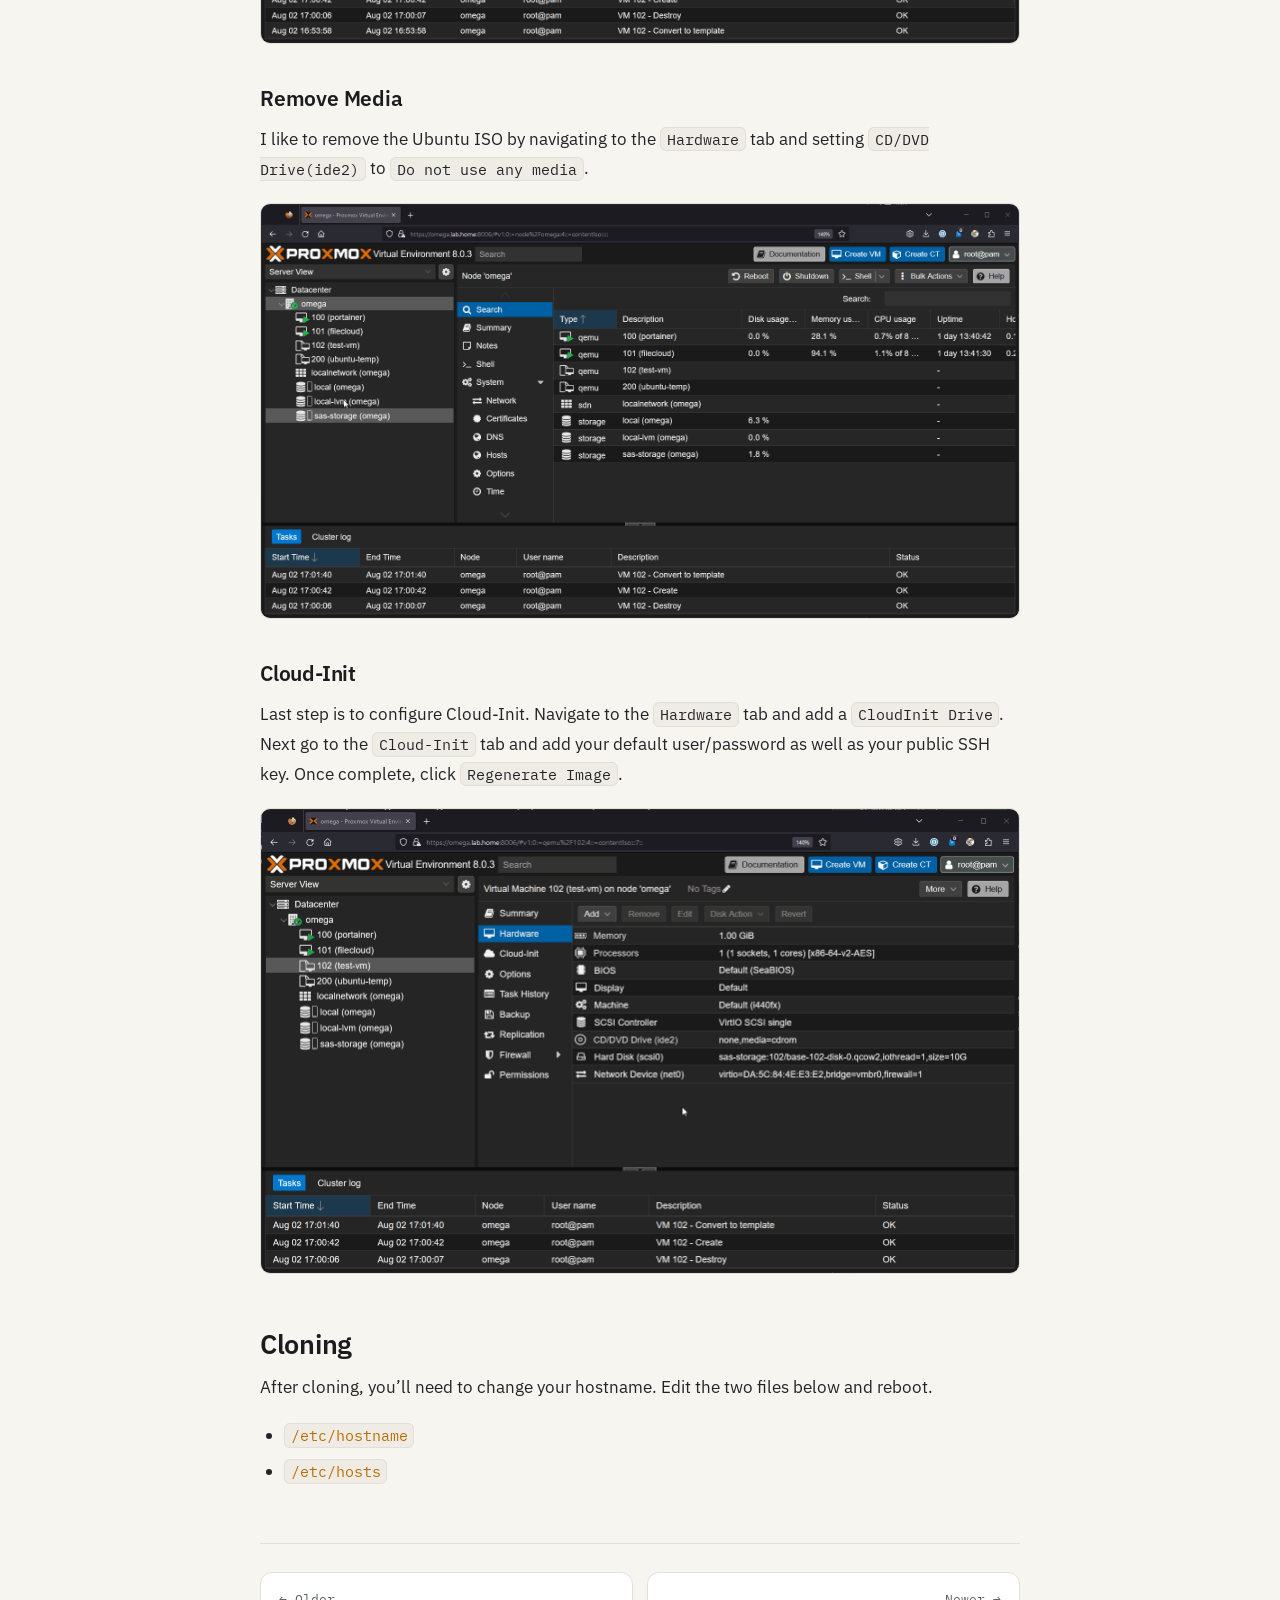
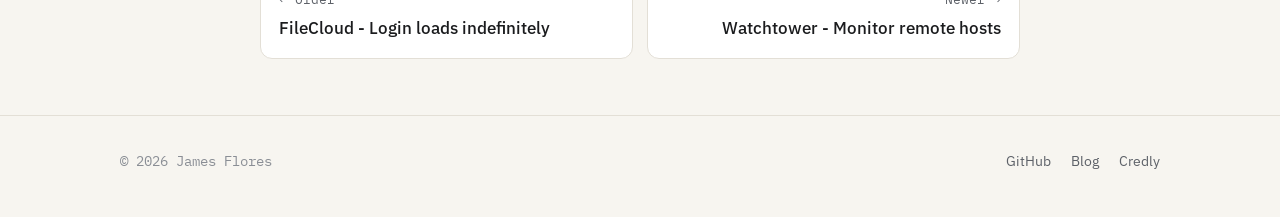
<file: posts/proxmox-template/index.html>
<!DOCTYPE html>
<html lang="en">
<head>
  <meta charset="UTF-8">
  <meta name="viewport" content="width=device-width, initial-scale=1.0">
  <title>Proxmox - Creating a Ubuntu Server template | James Flores</title>
  <meta name="description" content="Tired of creating VMs from scratch? Learn how to create a Ubuntu Server template so you never have to again." />
  <meta name="author" content="James Flores" />
  <link rel="canonical" href="https://jflores.io/posts/proxmox-template/" />
  <meta property="og:title" content="Proxmox - Creating a Ubuntu Server template | James Flores" />
  <meta property="og:description" content="Tired of creating VMs from scratch? Learn how to create a Ubuntu Server template so you never have to again." />
  <meta property="og:url" content="https://jflores.io/posts/proxmox-template/" />
  <meta property="og:site_name" content="James Flores" />
  <meta property="og:type" content="article" />
  <meta property="article:published_time" content="2023-08-02T08:44:00-05:00" />
  <meta property="og:image" content="https://jflores.io/assets/img/banners/proxmox.png" />
  <meta name="twitter:card" content="summary_large_image" />
  <script type="application/ld+json">{"@context": "https://schema.org", "@type": "BlogPosting", "headline": "Proxmox - Creating a Ubuntu Server template", "description": "Tired of creating VMs from scratch? Learn how to create a Ubuntu Server template so you never have to again.", "datePublished": "2023-08-02T08:44:00-05:00", "url": "https://jflores.io/posts/proxmox-template/", "author": {"@type": "Person", "name": "James Flores"}, "image": "https://jflores.io/assets/img/banners/proxmox.png"}</script>
  <meta name="theme-color" content="#0e0f11" media="(prefers-color-scheme: dark)">
  <meta name="theme-color" content="#f7f5f0" media="(prefers-color-scheme: light)">
  <link rel="icon" href="/favicon.svg" type="image/svg+xml">

  <link rel="preconnect" href="https://fonts.googleapis.com">
  <link rel="preconnect" href="https://fonts.gstatic.com" crossorigin>
  <link href="https://fonts.googleapis.com/css2?family=IBM+Plex+Mono:wght@400;500;600&family=IBM+Plex+Sans:ital,wght@0,400;0,500;0,600;1,400&display=swap" rel="stylesheet">
  <link rel="stylesheet" href="/style.css">
  <script>
    // Before first paint: the theme you picked last time, if any.
    (function () {
      var root = document.documentElement;
      root.classList.add('js');
      try {
        var saved = localStorage.getItem('theme');
        if (saved === 'light' || saved === 'dark') root.dataset.theme = saved;
      } catch (e) {}
    })();
  </script>
</head>
<body>
  <svg width="0" height="0" style="position:absolute" aria-hidden="true">
  <defs>
    <symbol id="i-github" viewBox="0 0 24 24"><path fill="currentColor" d="M12 .5a11.5 11.5 0 0 0-3.6 22.4c.6.1.8-.3.8-.6v-2c-3.2.7-3.9-1.5-3.9-1.5-.5-1.3-1.3-1.7-1.3-1.7-1-.7.1-.7.1-.7 1.2.1 1.8 1.2 1.8 1.2 1 1.8 2.8 1.3 3.5 1 .1-.8.4-1.3.7-1.6-2.6-.3-5.3-1.3-5.3-5.7 0-1.3.5-2.3 1.2-3.1-.1-.3-.5-1.5.1-3.1 0 0 1-.3 3.2 1.2a11 11 0 0 1 5.8 0c2.2-1.5 3.2-1.2 3.2-1.2.6 1.6.2 2.8.1 3.1.7.8 1.2 1.8 1.2 3.1 0 4.4-2.7 5.4-5.3 5.7.4.4.8 1.1.8 2.2v3.2c0 .3.2.7.8.6A11.5 11.5 0 0 0 12 .5z"/></symbol>
    <symbol id="i-pen" viewBox="0 0 24 24" fill="none" stroke="currentColor" stroke-width="2" stroke-linecap="round" stroke-linejoin="round"><path d="M12 20h9"/><path d="M16.5 3.5a2.1 2.1 0 0 1 3 3L7 19l-4 1 1-4z"/></symbol>
    <symbol id="i-badge" viewBox="0 0 24 24" fill="none" stroke="currentColor" stroke-width="2" stroke-linecap="round" stroke-linejoin="round"><circle cx="12" cy="9" r="6"/><path d="m8.5 13.9-1.5 8.1 5-3 5 3-1.5-8.1"/></symbol>
    <symbol id="i-code" viewBox="0 0 24 24" fill="none" stroke="currentColor" stroke-width="2" stroke-linecap="round" stroke-linejoin="round"><path d="m16 18 6-6-6-6M8 6l-6 6 6 6"/></symbol>
    <symbol id="i-external" viewBox="0 0 24 24" fill="none" stroke="currentColor" stroke-width="2" stroke-linecap="round" stroke-linejoin="round"><path d="M15 3h6v6M10 14 21 3M18 13v6a2 2 0 0 1-2 2H5a2 2 0 0 1-2-2V8a2 2 0 0 1 2-2h6"/></symbol>
    <symbol id="i-book" viewBox="0 0 24 24" fill="none" stroke="currentColor" stroke-width="2" stroke-linecap="round" stroke-linejoin="round"><path d="M4 19.5A2.5 2.5 0 0 1 6.5 17H20V3H6.5A2.5 2.5 0 0 0 4 5.5z"/><path d="M4 19.5A2.5 2.5 0 0 0 6.5 22H20v-5"/></symbol>
  </defs>
</svg>

  <header class="site-header">
    <div class="wrap">
      <a class="monogram" href="/" aria-label="James Flores, home">jf</a>
      <nav class="nav" aria-label="Main">
        <a href="/#projects">Projects</a>
        <a href="/blog/" aria-current="page">Blog</a>
        <a class="hide-sm" href="https://github.com/jamesfloresjr" rel="noopener">GitHub</a>
        <button class="theme-toggle" type="button" aria-label="Switch between light and dark">
          <svg class="moon" viewBox="0 0 24 24" fill="none" stroke="currentColor" stroke-width="2" stroke-linecap="round" stroke-linejoin="round" aria-hidden="true"><path d="M21 12.8A9 9 0 1 1 11.2 3a7 7 0 0 0 9.8 9.8z"/></svg>
          <svg class="sun" viewBox="0 0 24 24" fill="none" stroke="currentColor" stroke-width="2" stroke-linecap="round" stroke-linejoin="round" aria-hidden="true"><circle cx="12" cy="12" r="4"/><path d="M12 2v2M12 20v2M4.9 4.9l1.4 1.4M17.7 17.7l1.4 1.4M2 12h2M20 12h2M4.9 19.1l1.4-1.4M17.7 6.3l1.4-1.4"/></svg>
        </button>
      </nav>
    </div>
  </header>

  <main id="top">
<article class="post">
  <header class="post-head">
    <div class="backdrop" aria-hidden="true"></div>
    <div class="wrap narrow">
      <a class="back" href="/blog/">← All posts</a>
      <h1>Proxmox - Creating a Ubuntu Server template</h1>
      <p class="post-meta">
        <time datetime="2023-08-02T08:44:00-05:00">August 2, 2023</time> <span aria-hidden="true">·</span> <span>2 min read</span> <span aria-hidden="true">·</span> <span>Home Lab, Tutorial</span>
      </p>
      <ul class="tags"><li>proxmox</li><li>linux</li><li>ubuntu server</li></ul>
    </div>
  </header>

  <div class="wrap narrow">
    <img class="post-banner" src="/assets/img/banners/proxmox.png" alt="" width="1200" height="630">
    <div class="prose">
<h2 id="setup">Setup</h2>
<p>Setup a server of your choice. The commands in this tutorial will be for Ubuntu Server 22.04 but the steps should be the same. Here are the specifications I use for my templates.</p>
<blockquote class="prompt-info">
<p>You cannot decrease the hard disk so choose something low (20-50 GBs). You can increase after cloning.</p>
</blockquote>
<ul>
<li>Disks
<ul>
<li>Disk size (GiB): <code>50</code></li>
</ul>
</li>
<li>CPU
<ul>
<li>Sockets: <code>2</code></li>
<li>Cores: <code>4</code></li>
<li>Total cores: <code>8</code> (sockets x cores)</li>
</ul>
</li>
<li>Memory
<ul>
<li>Memory (MiB): <code>4096</code> (4 GB)</li>
<li>Minimum memory (MiB): <code>1024</code> (1 GB)</li>
</ul>
</li>
</ul>
<p><img loading="lazy" src="/assets/img/posts/20230802/creating-vm.gif" alt="Template Hardware" /></p>
<h2 id="configuring">Configuring</h2>
<p>After logging in (console or ssh, preferably ssh) run these commands.</p>
<div class="language-bash highlighter-rouge"><div class="highlight"><pre class="highlight"><code><span class="c1"># update and upgrade system</span>
sudo<span class="w"> </span>apt-get<span class="w"> </span>update<span class="w"> </span>-y<span class="w"> </span><span class="o">&amp;&amp;</span><span class="w"> </span><span class="nb">time</span><span class="w"> </span>sudo<span class="w"> </span>apt-get<span class="w"> </span>dist-upgrade<span class="w"> </span>-y

<span class="c1"># removes host ssh files</span>
sudo<span class="w"> </span>rm<span class="w"> </span>/etc/ssh/ssh_host_*

<span class="c1"># zeroes out the file, makes it a blank file</span>
sudo<span class="w"> </span>truncate<span class="w"> </span>-s<span class="w"> </span><span class="m">0</span><span class="w"> </span>/etc/machine-id
</code></pre></div></div>
<p>If you want your new VMs to come preloaded with certain config files, etc. now’s the time to do so. Some things I like to do is install the QEMU Guest Agent and change my console font and size.</p>
<h2 id="covert-to-template">Covert to template</h2>
<blockquote class="prompt-warning">
<p>This step is permanent and cannot be undone.</p>
</blockquote>
<p>Shutdown your VM and go back to Proxmox. Right click on the VM you just created and click <code>Covert to template</code>. You officially have a template. There’s a couple more steps I want to show you but you’re essentially done.</p>
<p><img loading="lazy" src="/assets/img/posts/20230802/convert-template.gif" alt="Convert Template" /></p>
<h3 id="remove-media">Remove Media</h3>
<p>I like to remove the Ubuntu ISO by navigating to the <code>Hardware</code> tab and setting <code>CD/DVD Drive(ide2)</code> to <code>Do not use any media</code>.</p>
<p><img loading="lazy" src="/assets/img/posts/20230802/remove-media.gif" alt="Remove Media" /></p>
<h3 id="cloud-init">Cloud-Init</h3>
<p>Last step is to configure Cloud-Init. Navigate to the <code>Hardware</code> tab and add a <code>CloudInit Drive</code>. Next go to the <code>Cloud-Init</code> tab and add your default user/password as well as your public SSH key. Once complete, click <code>Regenerate Image</code>.</p>
<p><img loading="lazy" src="/assets/img/posts/20230802/config-cloud-init.gif" alt="Cloud Init" /></p>
<h2 id="cloning">Cloning</h2>
<p>After cloning, you’ll need to change your hostname. Edit the two files below and reboot.</p>
<ul>
<li><code class="filepath">/etc/hostname</code></li>
<li><code class="filepath">/etc/hosts</code></li>
</ul>

    </div>

    <nav class="post-nav" aria-label="More posts">
      <a class="prev" href="/posts/filecloud-indefinite-login/"><span>← Older</span><strong>FileCloud - Login loads indefinitely</strong></a>
      <a class="next" href="/posts/watchtower-remote-host/"><span>Newer →</span><strong>Watchtower - Monitor remote hosts</strong></a>
    </nav>
  </div>
</article>
  </main>

  <footer class="site-footer">
    <div class="wrap">
      <p>© <span data-year>2026</span> James Flores</p>
      <nav aria-label="Elsewhere">
        <a href="https://github.com/jamesfloresjr" rel="noopener">GitHub</a>
        <a href="/blog/">Blog</a>
        <a href="https://www.credly.com/users/james-flores.373c9444/badges" rel="noopener">Credly</a>
      </nav>
    </div>
  </footer>

  <script src="/script.js" defer></script>
</body>
</html>
</file>
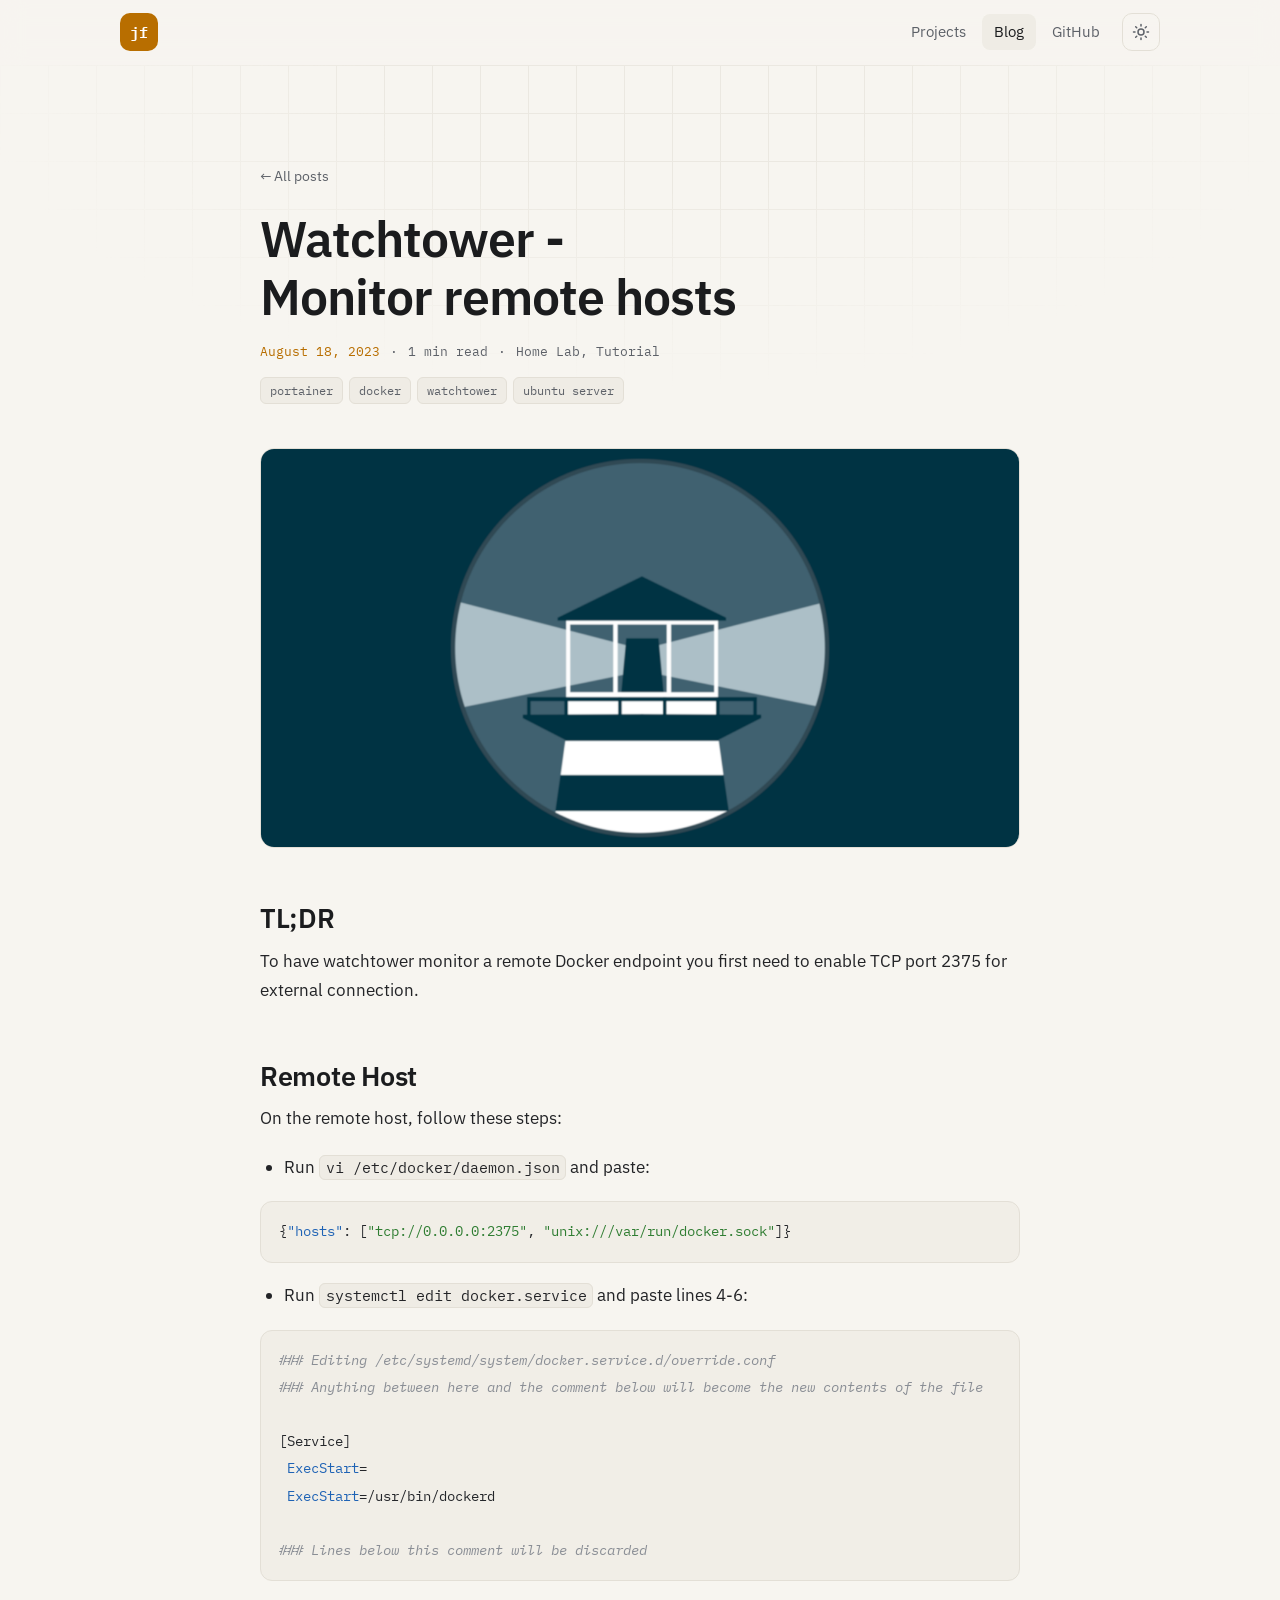
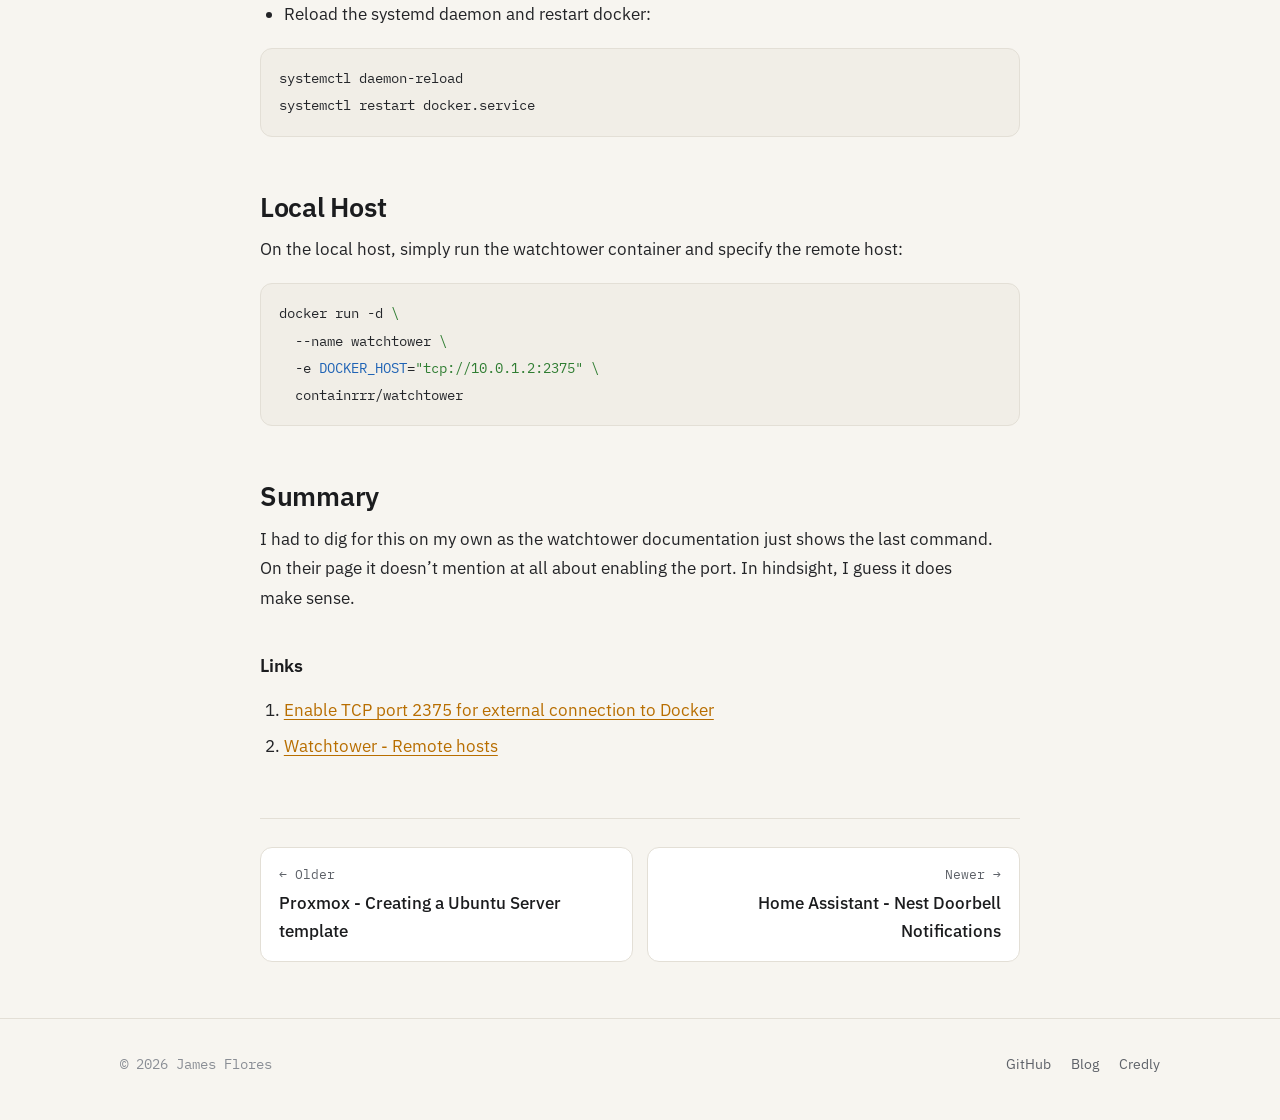
<file: posts/watchtower-remote-host/index.html>
<!DOCTYPE html>
<html lang="en">
<head>
  <meta charset="UTF-8">
  <meta name="viewport" content="width=device-width, initial-scale=1.0">
  <title>Watchtower - Monitor remote hosts | James Flores</title>
  <meta name="description" content="To have watchtower monitor a remote Docker endpoint you first need to enable TCP port 2375 for external connection." />
  <meta name="author" content="James Flores" />
  <link rel="canonical" href="https://jflores.io/posts/watchtower-remote-host/" />
  <meta property="og:title" content="Watchtower - Monitor remote hosts | James Flores" />
  <meta property="og:description" content="To have watchtower monitor a remote Docker endpoint you first need to enable TCP port 2375 for external connection." />
  <meta property="og:url" content="https://jflores.io/posts/watchtower-remote-host/" />
  <meta property="og:site_name" content="James Flores" />
  <meta property="og:type" content="article" />
  <meta property="article:published_time" content="2023-08-18T15:08:00-05:00" />
  <meta property="og:image" content="https://jflores.io/assets/img/banners/watchtower.png" />
  <meta name="twitter:card" content="summary_large_image" />
  <script type="application/ld+json">{"@context": "https://schema.org", "@type": "BlogPosting", "headline": "Watchtower - Monitor remote hosts", "description": "To have watchtower monitor a remote Docker endpoint you first need to enable TCP port 2375 for external connection.", "datePublished": "2023-08-18T15:08:00-05:00", "url": "https://jflores.io/posts/watchtower-remote-host/", "author": {"@type": "Person", "name": "James Flores"}, "image": "https://jflores.io/assets/img/banners/watchtower.png"}</script>
  <meta name="theme-color" content="#0e0f11" media="(prefers-color-scheme: dark)">
  <meta name="theme-color" content="#f7f5f0" media="(prefers-color-scheme: light)">
  <link rel="icon" href="/favicon.svg" type="image/svg+xml">

  <link rel="preconnect" href="https://fonts.googleapis.com">
  <link rel="preconnect" href="https://fonts.gstatic.com" crossorigin>
  <link href="https://fonts.googleapis.com/css2?family=IBM+Plex+Mono:wght@400;500;600&family=IBM+Plex+Sans:ital,wght@0,400;0,500;0,600;1,400&display=swap" rel="stylesheet">
  <link rel="stylesheet" href="/style.css">
  <script>
    // Before first paint: the theme you picked last time, if any.
    (function () {
      var root = document.documentElement;
      root.classList.add('js');
      try {
        var saved = localStorage.getItem('theme');
        if (saved === 'light' || saved === 'dark') root.dataset.theme = saved;
      } catch (e) {}
    })();
  </script>
</head>
<body>
  <svg width="0" height="0" style="position:absolute" aria-hidden="true">
  <defs>
    <symbol id="i-github" viewBox="0 0 24 24"><path fill="currentColor" d="M12 .5a11.5 11.5 0 0 0-3.6 22.4c.6.1.8-.3.8-.6v-2c-3.2.7-3.9-1.5-3.9-1.5-.5-1.3-1.3-1.7-1.3-1.7-1-.7.1-.7.1-.7 1.2.1 1.8 1.2 1.8 1.2 1 1.8 2.8 1.3 3.5 1 .1-.8.4-1.3.7-1.6-2.6-.3-5.3-1.3-5.3-5.7 0-1.3.5-2.3 1.2-3.1-.1-.3-.5-1.5.1-3.1 0 0 1-.3 3.2 1.2a11 11 0 0 1 5.8 0c2.2-1.5 3.2-1.2 3.2-1.2.6 1.6.2 2.8.1 3.1.7.8 1.2 1.8 1.2 3.1 0 4.4-2.7 5.4-5.3 5.7.4.4.8 1.1.8 2.2v3.2c0 .3.2.7.8.6A11.5 11.5 0 0 0 12 .5z"/></symbol>
    <symbol id="i-pen" viewBox="0 0 24 24" fill="none" stroke="currentColor" stroke-width="2" stroke-linecap="round" stroke-linejoin="round"><path d="M12 20h9"/><path d="M16.5 3.5a2.1 2.1 0 0 1 3 3L7 19l-4 1 1-4z"/></symbol>
    <symbol id="i-badge" viewBox="0 0 24 24" fill="none" stroke="currentColor" stroke-width="2" stroke-linecap="round" stroke-linejoin="round"><circle cx="12" cy="9" r="6"/><path d="m8.5 13.9-1.5 8.1 5-3 5 3-1.5-8.1"/></symbol>
    <symbol id="i-code" viewBox="0 0 24 24" fill="none" stroke="currentColor" stroke-width="2" stroke-linecap="round" stroke-linejoin="round"><path d="m16 18 6-6-6-6M8 6l-6 6 6 6"/></symbol>
    <symbol id="i-external" viewBox="0 0 24 24" fill="none" stroke="currentColor" stroke-width="2" stroke-linecap="round" stroke-linejoin="round"><path d="M15 3h6v6M10 14 21 3M18 13v6a2 2 0 0 1-2 2H5a2 2 0 0 1-2-2V8a2 2 0 0 1 2-2h6"/></symbol>
    <symbol id="i-book" viewBox="0 0 24 24" fill="none" stroke="currentColor" stroke-width="2" stroke-linecap="round" stroke-linejoin="round"><path d="M4 19.5A2.5 2.5 0 0 1 6.5 17H20V3H6.5A2.5 2.5 0 0 0 4 5.5z"/><path d="M4 19.5A2.5 2.5 0 0 0 6.5 22H20v-5"/></symbol>
  </defs>
</svg>

  <header class="site-header">
    <div class="wrap">
      <a class="monogram" href="/" aria-label="James Flores, home">jf</a>
      <nav class="nav" aria-label="Main">
        <a href="/#projects">Projects</a>
        <a href="/blog/" aria-current="page">Blog</a>
        <a class="hide-sm" href="https://github.com/jamesfloresjr" rel="noopener">GitHub</a>
        <button class="theme-toggle" type="button" aria-label="Switch between light and dark">
          <svg class="moon" viewBox="0 0 24 24" fill="none" stroke="currentColor" stroke-width="2" stroke-linecap="round" stroke-linejoin="round" aria-hidden="true"><path d="M21 12.8A9 9 0 1 1 11.2 3a7 7 0 0 0 9.8 9.8z"/></svg>
          <svg class="sun" viewBox="0 0 24 24" fill="none" stroke="currentColor" stroke-width="2" stroke-linecap="round" stroke-linejoin="round" aria-hidden="true"><circle cx="12" cy="12" r="4"/><path d="M12 2v2M12 20v2M4.9 4.9l1.4 1.4M17.7 17.7l1.4 1.4M2 12h2M20 12h2M4.9 19.1l1.4-1.4M17.7 6.3l1.4-1.4"/></svg>
        </button>
      </nav>
    </div>
  </header>

  <main id="top">
<article class="post">
  <header class="post-head">
    <div class="backdrop" aria-hidden="true"></div>
    <div class="wrap narrow">
      <a class="back" href="/blog/">← All posts</a>
      <h1>Watchtower - Monitor remote hosts</h1>
      <p class="post-meta">
        <time datetime="2023-08-18T15:08:00-05:00">August 18, 2023</time> <span aria-hidden="true">·</span> <span>1 min read</span> <span aria-hidden="true">·</span> <span>Home Lab, Tutorial</span>
      </p>
      <ul class="tags"><li>portainer</li><li>docker</li><li>watchtower</li><li>ubuntu server</li></ul>
    </div>
  </header>

  <div class="wrap narrow">
    <img class="post-banner" src="/assets/img/banners/watchtower.png" alt="" width="1200" height="630">
    <div class="prose">
<h2 id="tldr">TL;DR</h2>
<p>To have watchtower monitor a remote Docker endpoint you first need to enable TCP port 2375 for external connection.</p>
<h2 id="remote-host">Remote Host</h2>
<p>On the remote host, follow these steps:</p>
<ul>
<li>Run <code>vi /etc/docker/daemon.json</code> and paste:</li>
</ul>
<div class="language-json highlighter-rouge"><div class="highlight"><pre class="highlight"><code><span class="p">{</span><span class="nt">"hosts"</span><span class="p">:</span><span class="w"> </span><span class="p">[</span><span class="s2">"tcp://0.0.0.0:2375"</span><span class="p">,</span><span class="w"> </span><span class="s2">"unix:///var/run/docker.sock"</span><span class="p">]}</span>
</code></pre></div></div>
<ul>
<li>Run <code>systemctl edit docker.service</code> and paste lines 4-6:</li>
</ul>
<div class="language-bash highlighter-rouge"><div class="highlight"><pre class="highlight"><code><span class="c1">### Editing /etc/systemd/system/docker.service.d/override.conf</span>
<span class="c1">### Anything between here and the comment below will become the new contents of the file</span>

<span class="o">[</span>Service<span class="o">]</span>
<span class="w"> </span><span class="nv">ExecStart</span><span class="o">=</span>
<span class="w"> </span><span class="nv">ExecStart</span><span class="o">=</span>/usr/bin/dockerd

<span class="c1">### Lines below this comment will be discarded</span>
</code></pre></div></div>
<ul>
<li>Reload the systemd daemon and restart docker:</li>
</ul>
<div class="language-bash highlighter-rouge"><div class="highlight"><pre class="highlight"><code>systemctl<span class="w"> </span>daemon-reload
systemctl<span class="w"> </span>restart<span class="w"> </span>docker.service
</code></pre></div></div>
<h2 id="local-host">Local Host</h2>
<p>On the local host, simply run the watchtower container and specify the remote host:</p>
<div class="language-bash highlighter-rouge"><div class="highlight"><pre class="highlight"><code>docker<span class="w"> </span>run<span class="w"> </span>-d<span class="w"> </span><span class="se">\</span>
<span class="w">  </span>--name<span class="w"> </span>watchtower<span class="w"> </span><span class="se">\</span>
<span class="w">  </span>-e<span class="w"> </span><span class="nv">DOCKER_HOST</span><span class="o">=</span><span class="s2">"tcp://10.0.1.2:2375"</span><span class="w"> </span><span class="se">\</span>
<span class="w">  </span>containrrr/watchtower
</code></pre></div></div>
<h2 id="summary">Summary</h2>
<p>I had to dig for this on my own as the watchtower documentation just shows the last command. On their page it doesn’t mention at all about enabling the port. In hindsight, I guess it does make sense.</p>
<h4 id="links">Links</h4>
<ol>
<li><a href="https://gist.github.com/styblope/dc55e0ad2a9848f2cc3307d4819d819f">Enable TCP port 2375 for external connection to Docker</a></li>
<li><a href="https://containrrr.dev/watchtower/remote-hosts/">Watchtower - Remote hosts</a></li>
</ol>

    </div>

    <nav class="post-nav" aria-label="More posts">
      <a class="prev" href="/posts/proxmox-template/"><span>← Older</span><strong>Proxmox - Creating a Ubuntu Server template</strong></a>
      <a class="next" href="/posts/home-assistant-nest-doorbell-notifications/"><span>Newer →</span><strong>Home Assistant - Nest Doorbell Notifications</strong></a>
    </nav>
  </div>
</article>
  </main>

  <footer class="site-footer">
    <div class="wrap">
      <p>© <span data-year>2026</span> James Flores</p>
      <nav aria-label="Elsewhere">
        <a href="https://github.com/jamesfloresjr" rel="noopener">GitHub</a>
        <a href="/blog/">Blog</a>
        <a href="https://www.credly.com/users/james-flores.373c9444/badges" rel="noopener">Credly</a>
      </nav>
    </div>
  </footer>

  <script src="/script.js" defer></script>
</body>
</html>
</file>
<file: style.css>
/* James Flores — portfolio. */

:root {
  --bg: #0e0f11;
  --bg-soft: #15171a;
  --card: #17191d;
  --card-hover: #1c1f24;
  --line: #262a30;
  --line-strong: #353a42;
  --text: #ecedee;
  --muted: #9ba1a9;
  --faint: #6c727b;
  --accent: #f5a524;
  --accent-ink: #1a1204;
  --accent-soft: rgba(245, 165, 36, 0.12);
  --sans: "IBM Plex Sans", system-ui, sans-serif;
  --mono: "IBM Plex Mono", ui-monospace, monospace;
  --max: 1040px;
  --gutter: clamp(16px, 4vw, 40px);
  color-scheme: dark;
}

/* Light, when the system asks for it (unless dark was picked), or when picked. */
@media (prefers-color-scheme: light) {
  :root:not([data-theme="dark"]) {
    --bg: #f7f5f0;
    --bg-soft: #efece5;
    --card: #ffffff;
    --card-hover: #fffdf8;
    --line: #e3dfd6;
    --line-strong: #d3cec3;
    --text: #1b1c1e;
    --muted: #5d6168;
    --faint: #8a8e95;
    --accent: #b86e00;
    --accent-ink: #ffffff;
    --accent-soft: rgba(184, 110, 0, 0.1);
    color-scheme: light;
  }
}
:root[data-theme="light"] {
  --bg: #f7f5f0;
  --bg-soft: #efece5;
  --card: #ffffff;
  --card-hover: #fffdf8;
  --line: #e3dfd6;
  --line-strong: #d3cec3;
  --text: #1b1c1e;
  --muted: #5d6168;
  --faint: #8a8e95;
  --accent: #b86e00;
  --accent-ink: #ffffff;
  --accent-soft: rgba(184, 110, 0, 0.1);
  color-scheme: light;
}

*, *::before, *::after { box-sizing: border-box; }
html { scroll-behavior: smooth; scroll-padding-top: 80px; -webkit-text-size-adjust: 100%; }

body {
  margin: 0;
  background: var(--bg);
  color: var(--text);
  font-family: var(--sans);
  font-size: 17px;
  line-height: 1.65;
  -webkit-font-smoothing: antialiased;
  transition: background 0.25s ease, color 0.25s ease;
}

a { color: inherit; }
::selection { background: var(--accent); color: var(--accent-ink); }
:focus-visible { outline: 2px solid var(--accent); outline-offset: 3px; border-radius: 6px; }

.wrap { max-width: calc(var(--max) + 2 * var(--gutter)); margin: 0 auto; padding: 0 var(--gutter); }

h1, h2, h3 { margin: 0; line-height: 1.15; letter-spacing: -0.02em; text-wrap: balance; }
p { margin: 0; text-wrap: pretty; }

.mono { font-family: var(--mono); }

/* A faint grid behind the top of the page. */
.backdrop {
  position: absolute;
  inset: 0 0 auto 0;
  height: 720px;
  z-index: -1;
  background-image:
    linear-gradient(var(--line) 1px, transparent 1px),
    linear-gradient(90deg, var(--line) 1px, transparent 1px);
  background-size: 48px 48px;
  mask-image: radial-gradient(ellipse 70% 60% at 50% 0%, #000 30%, transparent 75%);
  -webkit-mask-image: radial-gradient(ellipse 70% 60% at 50% 0%, #000 30%, transparent 75%);
  opacity: 0.55;
  pointer-events: none;
}

/* ─── Header ─────────────────────────────────────────────────────────── */

.site-header {
  position: sticky;
  top: 0;
  z-index: 20;
  background: color-mix(in srgb, var(--bg) 82%, transparent);
  backdrop-filter: blur(12px);
  -webkit-backdrop-filter: blur(12px);
  border-bottom: 1px solid transparent;
  transition: border-color 0.25s ease;
}
.site-header.scrolled { border-bottom-color: var(--line); }
.site-header .wrap { display: flex; align-items: center; justify-content: space-between; height: 64px; gap: 16px; }

.monogram {
  display: inline-grid;
  place-items: center;
  width: 38px;
  height: 38px;
  border-radius: 10px;
  background: var(--accent);
  color: var(--accent-ink);
  font: 600 15px var(--mono);
  text-decoration: none;
  letter-spacing: -0.02em;
}

.nav { display: flex; align-items: center; gap: 4px; }
.nav a {
  color: var(--muted);
  text-decoration: none;
  font-size: 15px;
  padding: 6px 12px;
  border-radius: 8px;
  transition: color 0.2s ease, background 0.2s ease;
}
.nav a:hover { color: var(--text); background: var(--bg-soft); }

.theme-toggle {
  appearance: none;
  display: grid;
  place-items: center;
  width: 38px;
  height: 38px;
  margin-left: 6px;
  border-radius: 10px;
  border: 1px solid var(--line);
  background: transparent;
  color: var(--muted);
  cursor: pointer;
  transition: color 0.2s ease, border-color 0.2s ease;
}
.theme-toggle:hover { color: var(--text); border-color: var(--line-strong); }
.theme-toggle svg { width: 18px; height: 18px; }
.theme-toggle .sun { display: none; }
:root[data-theme="light"] .theme-toggle .sun { display: block; }
:root[data-theme="light"] .theme-toggle .moon { display: none; }
@media (prefers-color-scheme: light) {
  :root:not([data-theme="dark"]) .theme-toggle .sun { display: block; }
  :root:not([data-theme="dark"]) .theme-toggle .moon { display: none; }
}

/* ─── Intro ──────────────────────────────────────────────────────────── */

.intro { position: relative; padding: clamp(56px, 10vw, 120px) 0 clamp(48px, 7vw, 88px); }
.intro .prompt { font-family: var(--mono); font-size: 14px; color: var(--accent); margin-bottom: 22px; }
.intro .prompt .cursor {
  display: inline-block;
  width: 0.6em;
  height: 1.1em;
  margin-left: 2px;
  vertical-align: -0.2em;
  background: var(--accent);
  animation: blink 1.1s steps(1) infinite;
}
@keyframes blink { 50% { opacity: 0; } }

.intro h1 { font-size: clamp(42px, 7vw, 76px); font-weight: 600; margin-bottom: 22px; }
.intro h1 span { color: var(--muted); font-weight: 400; }
.intro .lead { font-size: clamp(18px, 2vw, 21px); color: var(--muted); max-width: 40em; margin-bottom: 30px; }
.intro .lead strong { color: var(--text); font-weight: 500; }

.facts { display: flex; flex-wrap: wrap; gap: 8px; margin-bottom: 34px; padding: 0; list-style: none; }
.facts li {
  font-family: var(--mono);
  font-size: 13px;
  color: var(--muted);
  padding: 5px 11px;
  border-radius: 999px;
  border: 1px solid var(--line);
  background: var(--bg-soft);
}

.buttons { display: flex; flex-wrap: wrap; gap: 10px; }
.btn {
  display: inline-flex;
  align-items: center;
  gap: 9px;
  min-height: 46px;
  padding: 0 18px;
  border-radius: 11px;
  font-weight: 500;
  font-size: 15px;
  text-decoration: none;
  border: 1px solid var(--line-strong);
  background: var(--card);
  transition: transform 0.2s ease, border-color 0.2s ease, background 0.2s ease;
}
.btn:hover { transform: translateY(-1px); border-color: var(--faint); }
.btn.primary { background: var(--accent); border-color: var(--accent); color: var(--accent-ink); }
.btn.primary:hover { border-color: var(--accent); filter: brightness(1.06); }
.btn svg { width: 18px; height: 18px; flex: none; }

/* ─── Sections ───────────────────────────────────────────────────────── */

section { padding: clamp(40px, 7vw, 80px) 0; }
.section-head { display: flex; align-items: baseline; justify-content: space-between; gap: 16px; margin-bottom: 30px; flex-wrap: wrap; }
.section-head h2 { font-size: clamp(28px, 3.6vw, 38px); font-weight: 600; }
.section-head p { color: var(--muted); font-size: 15px; }
.section-head .label { font-family: var(--mono); font-size: 13px; color: var(--accent); display: block; margin-bottom: 8px; letter-spacing: 0; }

/* ─── Projects: a timeline, oldest first ─────────────────────────────── */

.timeline { list-style: none; margin: 0; padding: 0; position: relative; }
.timeline::before {
  content: "";
  position: absolute;
  left: 7px;
  top: 10px;
  bottom: 10px;
  width: 2px;
  background: linear-gradient(var(--line-strong), var(--line) 85%, transparent);
}

.project { position: relative; padding-left: 40px; }
.project + .project { margin-top: 18px; }
.project::before {
  content: "";
  position: absolute;
  left: 0;
  top: 26px;
  width: 16px;
  height: 16px;
  border-radius: 50%;
  background: var(--bg);
  border: 2px solid var(--accent);
  box-shadow: 0 0 0 4px var(--bg);
}

.project-card {
  border: 1px solid var(--line);
  border-radius: 16px;
  background: var(--card);
  padding: 22px 24px 20px;
  transition: border-color 0.2s ease, background 0.2s ease, transform 0.2s ease;
}
.project-card:hover { border-color: var(--line-strong); background: var(--card-hover); }

.project-top { display: flex; flex-wrap: wrap; align-items: baseline; gap: 6px 14px; margin-bottom: 8px; }
.project time { font-family: var(--mono); font-size: 13px; color: var(--accent); }
.project h3 { font-size: 21px; font-weight: 600; font-family: var(--mono); letter-spacing: -0.02em; }
.project h3 a { text-decoration: none; }
.project h3 a:hover { text-decoration: underline; text-decoration-color: var(--accent); text-underline-offset: 4px; }
.project p { color: var(--muted); font-size: 16px; }

.project-bottom { display: flex; flex-wrap: wrap; align-items: center; justify-content: space-between; gap: 12px 20px; margin-top: 16px; }

.tags { display: flex; flex-wrap: wrap; gap: 6px; list-style: none; margin: 0; padding: 0; }
.tags li {
  font-family: var(--mono);
  font-size: 12px;
  color: var(--muted);
  padding: 3px 9px;
  border-radius: 6px;
  background: var(--bg-soft);
  border: 1px solid var(--line);
}
.tags li.lang { color: var(--text); }
.tags li.lang::before {
  content: "";
  display: inline-block;
  width: 8px;
  height: 8px;
  border-radius: 50%;
  margin-right: 6px;
  background: var(--dot, var(--faint));
  vertical-align: 0;
}

.links { display: flex; flex-wrap: wrap; gap: 6px 16px; }
.links a {
  display: inline-flex;
  align-items: center;
  gap: 6px;
  font-size: 14px;
  font-weight: 500;
  color: var(--text);
  text-decoration: none;
  border-bottom: 1px solid transparent;
  transition: color 0.2s ease, border-color 0.2s ease;
}
.links a:hover { color: var(--accent); border-bottom-color: var(--accent); }
.links svg { width: 15px; height: 15px; flex: none; }

/* ─── Writing ────────────────────────────────────────────────────────── */

.posts { list-style: none; margin: 0; padding: 0; border-top: 1px solid var(--line); }
.posts li { border-bottom: 1px solid var(--line); }
.posts a {
  display: grid;
  grid-template-columns: minmax(0, 1fr) auto;
  gap: 4px 24px;
  padding: 18px 4px;
  text-decoration: none;
  transition: background 0.2s ease, padding 0.2s ease;
  border-radius: 8px;
}
.posts a:hover { background: var(--bg-soft); padding-left: 14px; padding-right: 14px; }
.posts strong { font-weight: 500; font-size: 17px; }
.posts span { grid-column: 1; color: var(--muted); font-size: 15px; }
.posts .arrow { grid-column: 2; grid-row: 1 / span 2; align-self: center; color: var(--faint); transition: color 0.2s ease, transform 0.2s ease; }
.posts a:hover .arrow { color: var(--accent); transform: translateX(3px); }
.more { margin-top: 22px; }
.more a { font-weight: 500; color: var(--accent); text-underline-offset: 4px; }

/* ─── Footer ─────────────────────────────────────────────────────────── */

.site-footer { border-top: 1px solid var(--line); padding: 34px 0 44px; margin-top: clamp(24px, 5vw, 56px); }
.site-footer .wrap { display: flex; flex-wrap: wrap; align-items: center; justify-content: space-between; gap: 16px; }
.site-footer p { color: var(--faint); font-size: 14px; font-family: var(--mono); }
.site-footer nav { display: flex; flex-wrap: wrap; gap: 6px 20px; }
.site-footer nav a { color: var(--muted); text-decoration: none; font-size: 14px; }
.site-footer nav a:hover { color: var(--accent); }

/* ─── Motion and small screens ───────────────────────────────────────── */

.js .reveal { opacity: 0; transform: translateY(16px); transition: opacity 0.6s ease, transform 0.6s ease; }
.js .reveal.in { opacity: 1; transform: none; }

@media (prefers-reduced-motion: reduce) {
  html { scroll-behavior: auto; }
  .js .reveal { opacity: 1; transform: none; transition: none; }
  .intro .prompt .cursor { animation: none; }
  * { transition: none !important; }
}

@media (max-width: 640px) {
  body { font-size: 16px; }
  .nav a.hide-sm { display: none; }
  .project { padding-left: 30px; }
  .timeline::before { left: 5px; }
  .project::before { width: 12px; height: 12px; top: 28px; }
  .project-card { padding: 18px 18px 16px; }
  .buttons .btn { flex: 1 1 auto; justify-content: center; }
}

/* ═══ Blog ═════════════════════════════════════════════════════════════ */

:root {
  --code-bg: #121417;
  --code-text: #d8dadd;
  --tok-comment: #6c727b;
  --tok-keyword: #f5a524;
  --tok-string: #8fcf8a;
  --tok-number: #e7a5ff;
  --tok-name: #7cc4ff;
  --tok-builtin: #f28b82;
}
@media (prefers-color-scheme: light) {
  :root:not([data-theme="dark"]) {
    --code-bg: #f1eee7;
    --code-text: #24262a;
    --tok-comment: #8a8e95;
    --tok-keyword: #a35f00;
    --tok-string: #2f7d32;
    --tok-number: #8a3fb3;
    --tok-name: #1f63b5;
    --tok-builtin: #b3342c;
  }
}
:root[data-theme="light"] {
  --code-bg: #f1eee7;
  --code-text: #24262a;
  --tok-comment: #8a8e95;
  --tok-keyword: #a35f00;
  --tok-string: #2f7d32;
  --tok-number: #8a3fb3;
  --tok-name: #1f63b5;
  --tok-builtin: #b3342c;
}

.nav a[aria-current="page"] { color: var(--text); background: var(--bg-soft); }

.blog-head, .post-head { position: relative; padding: clamp(48px, 8vw, 96px) 0 clamp(28px, 4vw, 44px); }
.blog-head .prompt { font-family: var(--mono); font-size: 14px; color: var(--accent); margin-bottom: 18px; }
.blog-head h1 { font-size: clamp(40px, 6vw, 64px); font-weight: 600; margin-bottom: 18px; }
.blog-head .lead { font-size: clamp(17px, 1.8vw, 20px); color: var(--muted); max-width: 38em; }

.blog-list { padding-top: 8px; }
.blog-list .cards {
  list-style: none;
  margin: 0;
  padding: 0;
  display: grid;
  grid-template-columns: repeat(2, minmax(0, 1fr));
  gap: 20px;
}
.post-card {
  display: flex;
  flex-direction: column;
  height: 100%;
  border: 1px solid var(--line);
  border-radius: 16px;
  overflow: hidden;
  background: var(--card);
  text-decoration: none;
  transition: border-color 0.2s ease, transform 0.2s ease, background 0.2s ease;
}
.post-card:hover { border-color: var(--line-strong); background: var(--card-hover); transform: translateY(-2px); }
.post-card img { width: 100%; height: auto; aspect-ratio: 1200 / 630; object-fit: cover; border-bottom: 1px solid var(--line); display: block; }
.post-card-body { padding: 18px 20px 20px; display: flex; flex-direction: column; gap: 8px; flex: 1; }
.post-card time { font-family: var(--mono); font-size: 13px; color: var(--accent); }
.post-card h2 { font-size: 21px; font-weight: 600; letter-spacing: -0.01em; }
.post-card p { color: var(--muted); font-size: 15px; line-height: 1.55; }
.post-card .tags { margin-top: auto; padding-top: 6px; }

/* A post */
.wrap.narrow { max-width: calc(760px + 2 * var(--gutter)); }
.post-head .back { display: inline-block; font-size: 14px; color: var(--muted); text-decoration: none; margin-bottom: 22px; }
.post-head .back:hover { color: var(--accent); }
.post-head h1 { font-size: clamp(32px, 5vw, 50px); font-weight: 600; margin-bottom: 16px; }
.post-meta { display: flex; flex-wrap: wrap; gap: 4px 10px; font-family: var(--mono); font-size: 13px; color: var(--muted); margin-bottom: 14px; }
.post-meta time { color: var(--accent); }
.post-banner { width: 100%; height: auto; border-radius: 14px; border: 1px solid var(--line); margin-bottom: 36px; display: block; }

.prose { font-size: 17px; line-height: 1.75; }
.prose > * + * { margin-top: 1.1em; }
.prose h2, .prose h3, .prose h4 { margin-top: 2em; margin-bottom: -0.2em; font-weight: 600; letter-spacing: -0.01em; scroll-margin-top: 80px; }
.prose h2 { font-size: 27px; }
.prose h3 { font-size: 21px; }
.prose h4 { font-size: 18px; }
.prose p, .prose li { color: color-mix(in srgb, var(--text) 88%, var(--muted)); }
.prose a { color: var(--accent); text-underline-offset: 3px; }
.prose strong { color: var(--text); font-weight: 600; }
.prose ul, .prose ol { padding-left: 1.4em; }
.prose li + li { margin-top: 0.35em; }
.prose li > ul, .prose li > ol { margin-top: 0.35em; }
.prose img { max-width: 100%; height: auto; border-radius: 10px; border: 1px solid var(--line); display: block; margin: 0 auto; }
.prose hr { border: 0; border-top: 1px solid var(--line); margin: 2.4em 0; }
.prose table { width: 100%; border-collapse: collapse; font-size: 15px; display: block; overflow-x: auto; }
.prose th, .prose td { border: 1px solid var(--line); padding: 8px 12px; text-align: left; }
.prose th { background: var(--bg-soft); font-weight: 600; }

.prose code {
  font-family: var(--mono);
  font-size: 0.86em;
  padding: 0.12em 0.4em;
  border-radius: 6px;
  background: var(--bg-soft);
  border: 1px solid var(--line);
}
.prose code.filepath { color: var(--accent); }
.prose pre code { padding: 0; border: 0; background: none; font-size: 14px; }

.prose div.highlighter-rouge, .prose figure.highlight {
  position: relative;
  margin-left: 0;
  margin-right: 0;
  border-radius: 12px;
  border: 1px solid var(--line);
  background: var(--code-bg);
  overflow: hidden;
}
.prose .highlight pre {
  margin: 0;
  padding: 16px 18px;
  overflow-x: auto;
  color: var(--code-text);
  line-height: 1.6;
}
/* The file a block came from ({: file='…'}), above the code. */
.prose div.highlighter-rouge[file]::before {
  content: attr(file);
  display: block;
  padding: 8px 18px;
  font-family: var(--mono);
  font-size: 12px;
  color: var(--muted);
  border-bottom: 1px solid var(--line);
  background: var(--bg-soft);
}

.highlight .c, .highlight .c1, .highlight .cm, .highlight .cs, .highlight .cp, .highlight .ch, .highlight .cd { color: var(--tok-comment); font-style: italic; }
.highlight .k, .highlight .kd, .highlight .kn, .highlight .kp, .highlight .kr, .highlight .kc, .highlight .kt, .highlight .ow { color: var(--tok-keyword); }
.highlight .s, .highlight .s1, .highlight .s2, .highlight .sb, .highlight .sd, .highlight .se, .highlight .sh, .highlight .si, .highlight .sx, .highlight .sr, .highlight .ss, .highlight .sc, .highlight .dl { color: var(--tok-string); }
.highlight .m, .highlight .mi, .highlight .mf, .highlight .mh, .highlight .mo, .highlight .il { color: var(--tok-number); }
.highlight .nf, .highlight .fm, .highlight .nc, .highlight .nn, .highlight .na, .highlight .nt, .highlight .nv, .highlight .vi, .highlight .vg { color: var(--tok-name); }
.highlight .nb, .highlight .bp, .highlight .no, .highlight .ne { color: var(--tok-builtin); }
.highlight .gp { color: var(--tok-comment); user-select: none; }
.highlight .err { color: inherit; background: none; }

/* Quotes, and the callouts ({: .prompt-info } and friends). */
.prose blockquote {
  margin-left: 0;
  margin-right: 0;
  padding: 14px 18px;
  border-left: 3px solid var(--line-strong);
  border-radius: 0 10px 10px 0;
  background: var(--bg-soft);
  color: var(--muted);
}
.prose blockquote > * + * { margin-top: 0.7em; }
.prose blockquote p { color: inherit; }
.prose blockquote[class*="prompt-"] { color: var(--text); padding-left: 48px; position: relative; }
.prose blockquote[class*="prompt-"]::before {
  position: absolute;
  left: 16px;
  top: 14px;
  width: 20px;
  height: 20px;
  border-radius: 50%;
  display: grid;
  place-items: center;
  font: 700 12px var(--mono);
  color: #fff;
}
.prose blockquote.prompt-info { border-left-color: #3b82f6; background: color-mix(in srgb, #3b82f6 10%, var(--bg)); }
.prose blockquote.prompt-info::before { content: "i"; background: #3b82f6; }
.prose blockquote.prompt-tip { border-left-color: #22a06b; background: color-mix(in srgb, #22a06b 10%, var(--bg)); }
.prose blockquote.prompt-tip::before { content: "✓"; background: #22a06b; }
.prose blockquote.prompt-warning { border-left-color: #e8a317; background: color-mix(in srgb, #e8a317 12%, var(--bg)); }
.prose blockquote.prompt-warning::before { content: "!"; background: #d48a00; }
.prose blockquote.prompt-danger { border-left-color: #e5484d; background: color-mix(in srgb, #e5484d 10%, var(--bg)); }
.prose blockquote.prompt-danger::before { content: "×"; background: #e5484d; }

.prose .footnotes { margin-top: 3em; padding-top: 1.2em; border-top: 1px solid var(--line); font-size: 15px; }
.prose .footnotes p, .prose .footnotes li { color: var(--muted); }
.prose sup a.footnote { text-decoration: none; font-family: var(--mono); font-size: 0.8em; padding: 0 2px; }

.embed { position: relative; aspect-ratio: 16 / 9; border-radius: 12px; overflow: hidden; border: 1px solid var(--line); background: #000; }
.embed iframe { position: absolute; inset: 0; width: 100%; height: 100%; border: 0; }

.post-nav { display: grid; grid-template-columns: 1fr 1fr; gap: 14px; margin-top: 56px; padding-top: 28px; border-top: 1px solid var(--line); }
.post-nav a {
  display: flex;
  flex-direction: column;
  gap: 4px;
  padding: 16px 18px;
  border: 1px solid var(--line);
  border-radius: 12px;
  text-decoration: none;
  background: var(--card);
  transition: border-color 0.2s ease;
}
.post-nav a:hover { border-color: var(--accent); }
.post-nav a span { font-family: var(--mono); font-size: 13px; color: var(--muted); }
.post-nav a strong { font-weight: 500; }
.post-nav .next { text-align: right; grid-column: 2; }

@media (max-width: 760px) {
  .blog-list .cards { grid-template-columns: minmax(0, 1fr); }
  .post-nav { grid-template-columns: minmax(0, 1fr); }
  .post-nav .next { grid-column: 1; }
  .prose { font-size: 16px; }
}

/* The home page's latest post */
.see-all { color: var(--accent); font-weight: 500; text-decoration: none; }
.see-all:hover { text-decoration: underline; text-underline-offset: 4px; }
.latest-post {
  display: grid;
  grid-template-columns: minmax(0, 1.05fr) minmax(0, 1fr);
  border: 1px solid var(--line);
  border-radius: 18px;
  overflow: hidden;
  background: var(--card);
  text-decoration: none;
  transition: border-color 0.2s ease, transform 0.2s ease;
}
.latest-post:hover { border-color: var(--line-strong); transform: translateY(-2px); }
.latest-post img { width: 100%; height: 100%; aspect-ratio: 1200 / 630; object-fit: cover; display: block; }
.latest-post-body { padding: clamp(20px, 3vw, 34px); display: flex; flex-direction: column; justify-content: center; gap: 10px; }
.latest-post time { font-family: var(--mono); font-size: 13px; color: var(--accent); }
.latest-post h3 { font-size: clamp(22px, 2.4vw, 28px); font-weight: 600; }
.latest-post p { color: var(--muted); }
.latest-post .read { margin-top: 6px; font-weight: 500; color: var(--accent); }
@media (max-width: 760px) { .latest-post { grid-template-columns: minmax(0, 1fr); } }

/* Footnotes as markdown-it writes them */
.prose .footnotes-sep { display: none; }
.prose .footnotes-list { padding-left: 1.4em; }
.prose .footnote-ref a { text-decoration: none; font-family: var(--mono); font-size: 0.8em; }
.prose .footnote-backref { text-decoration: none; }
</file>
